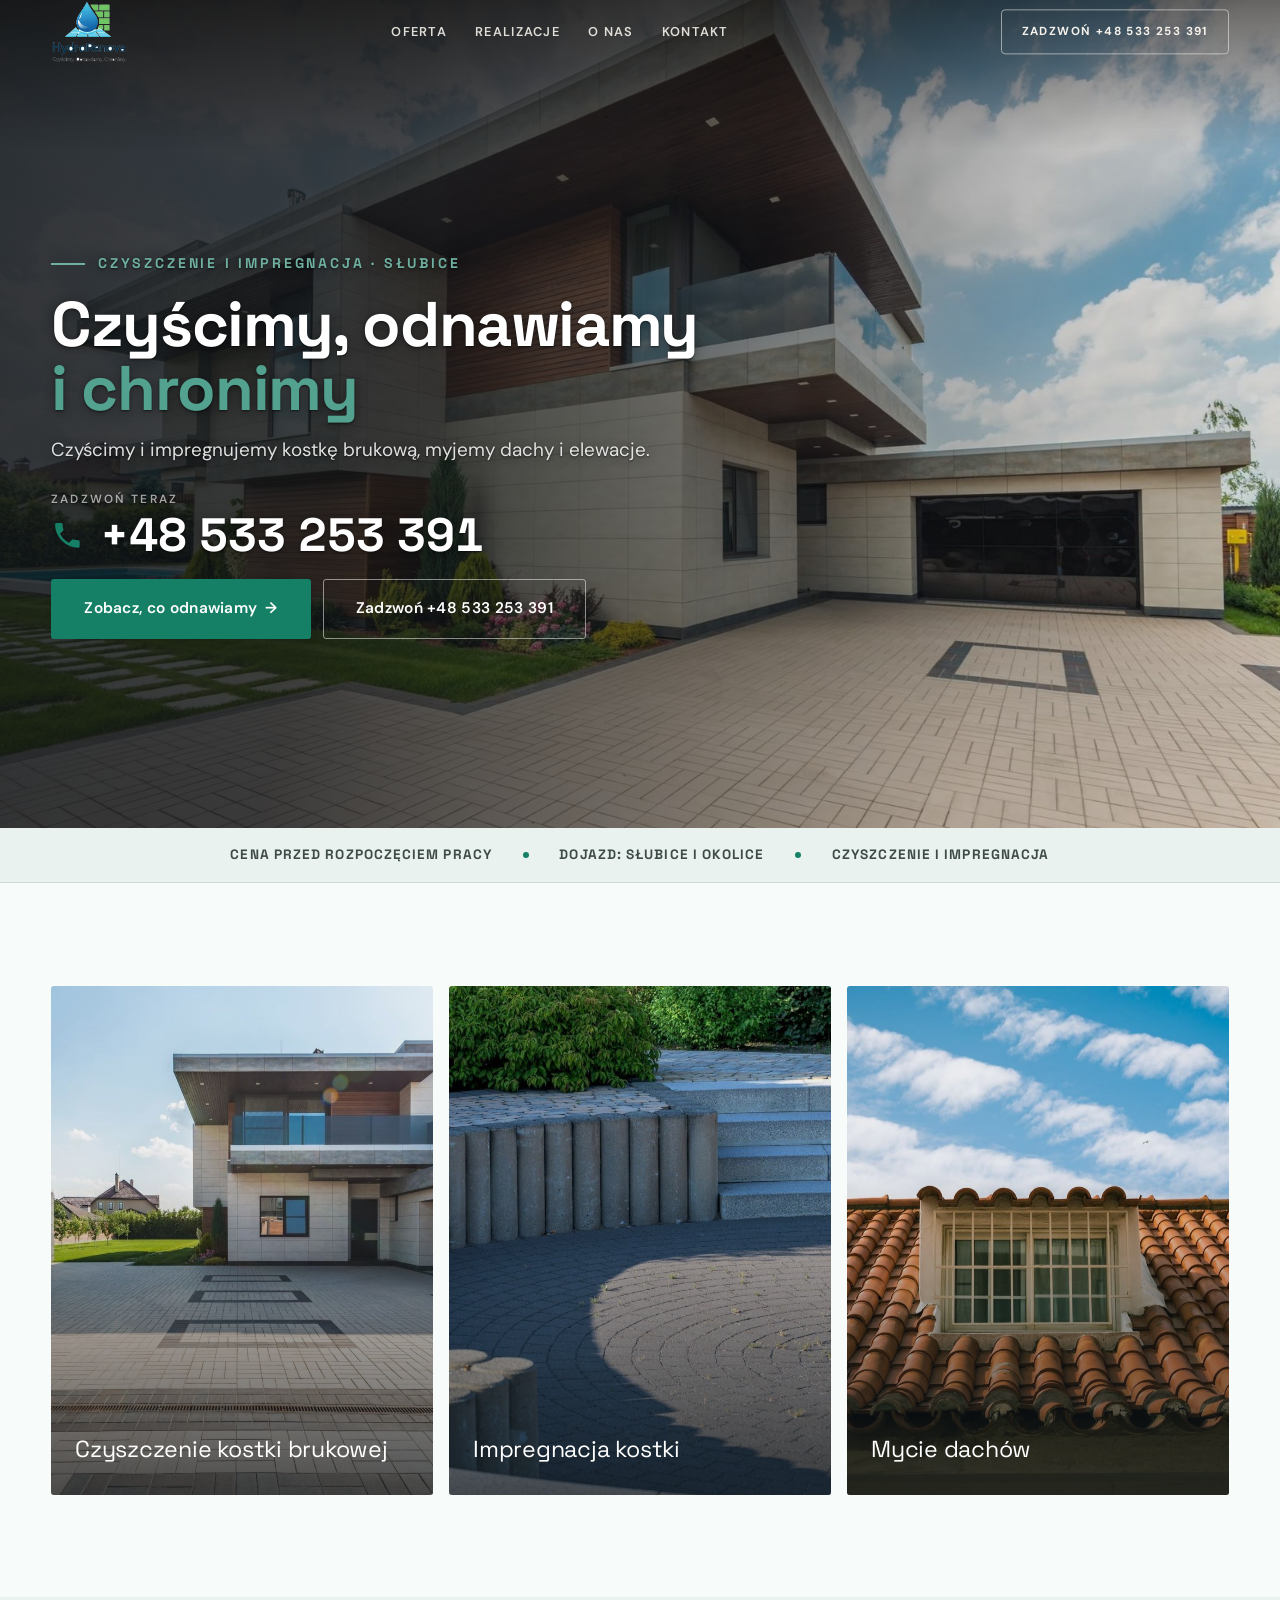
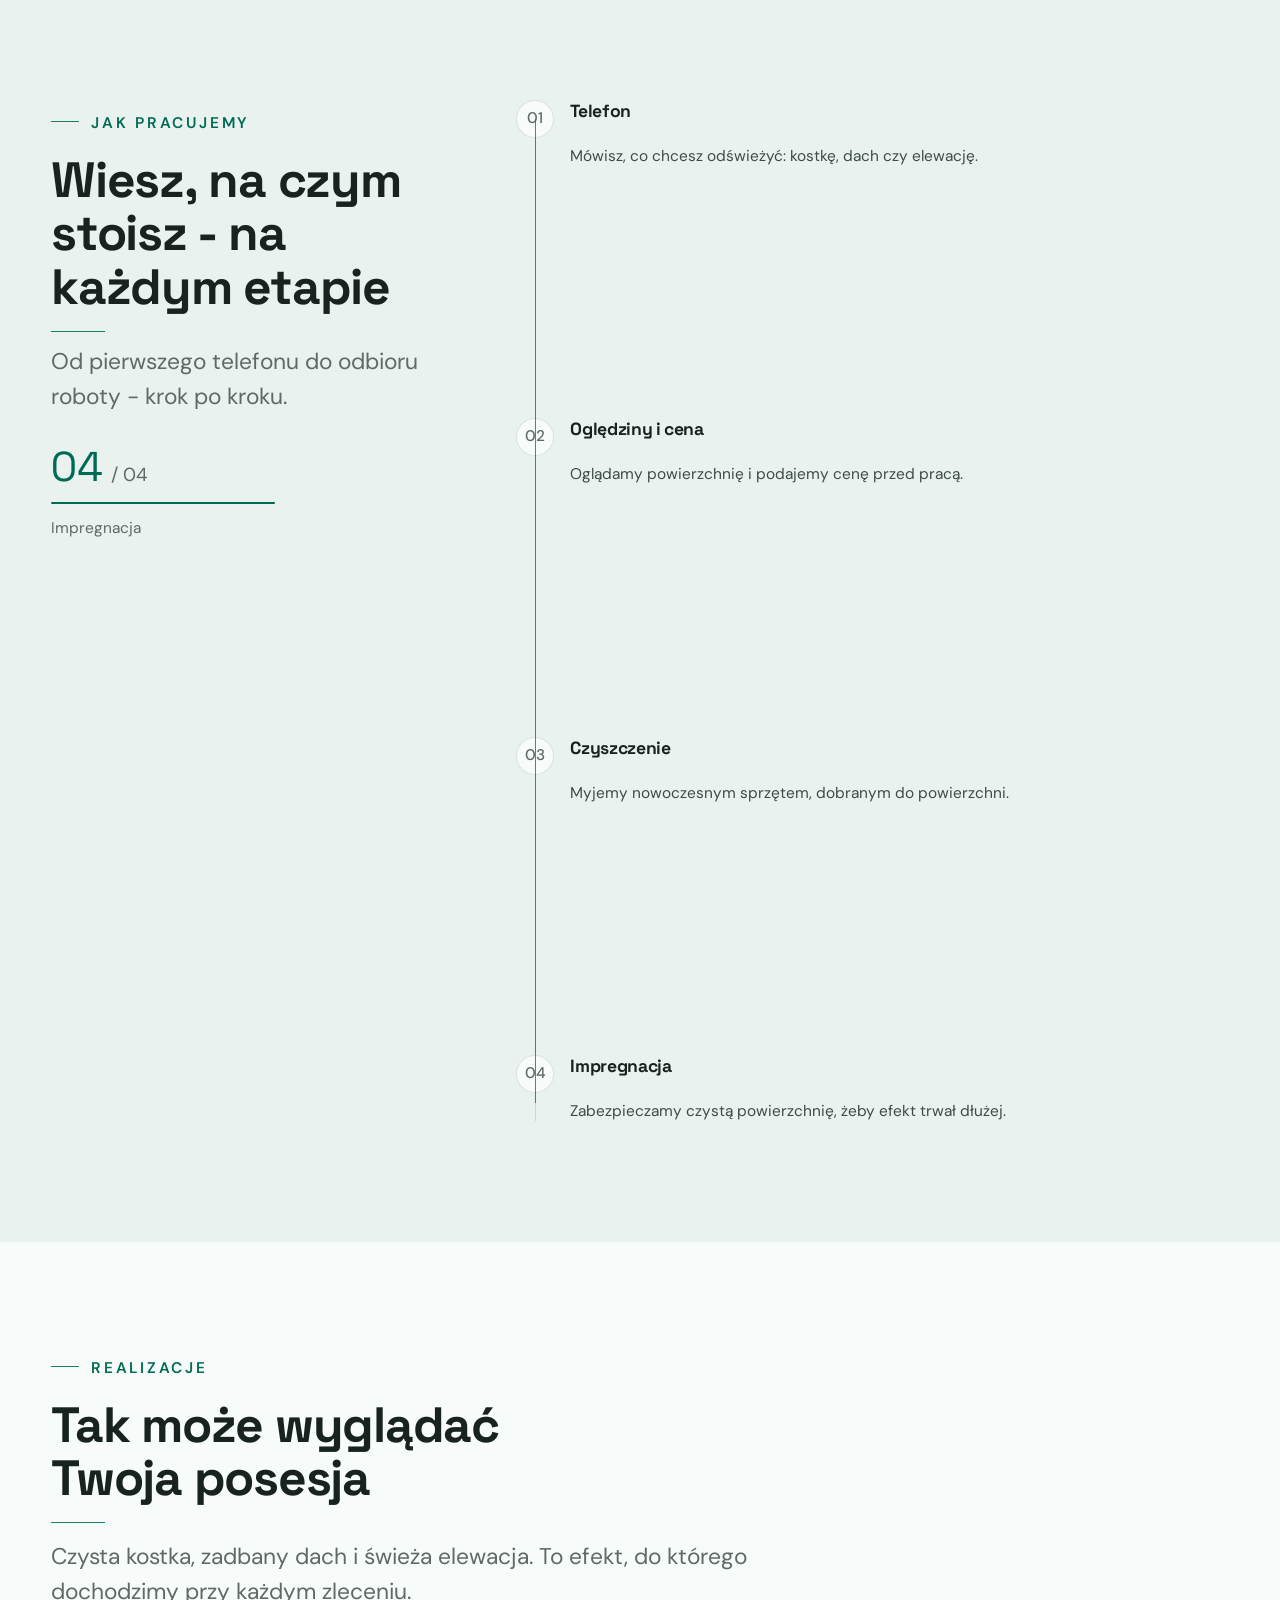
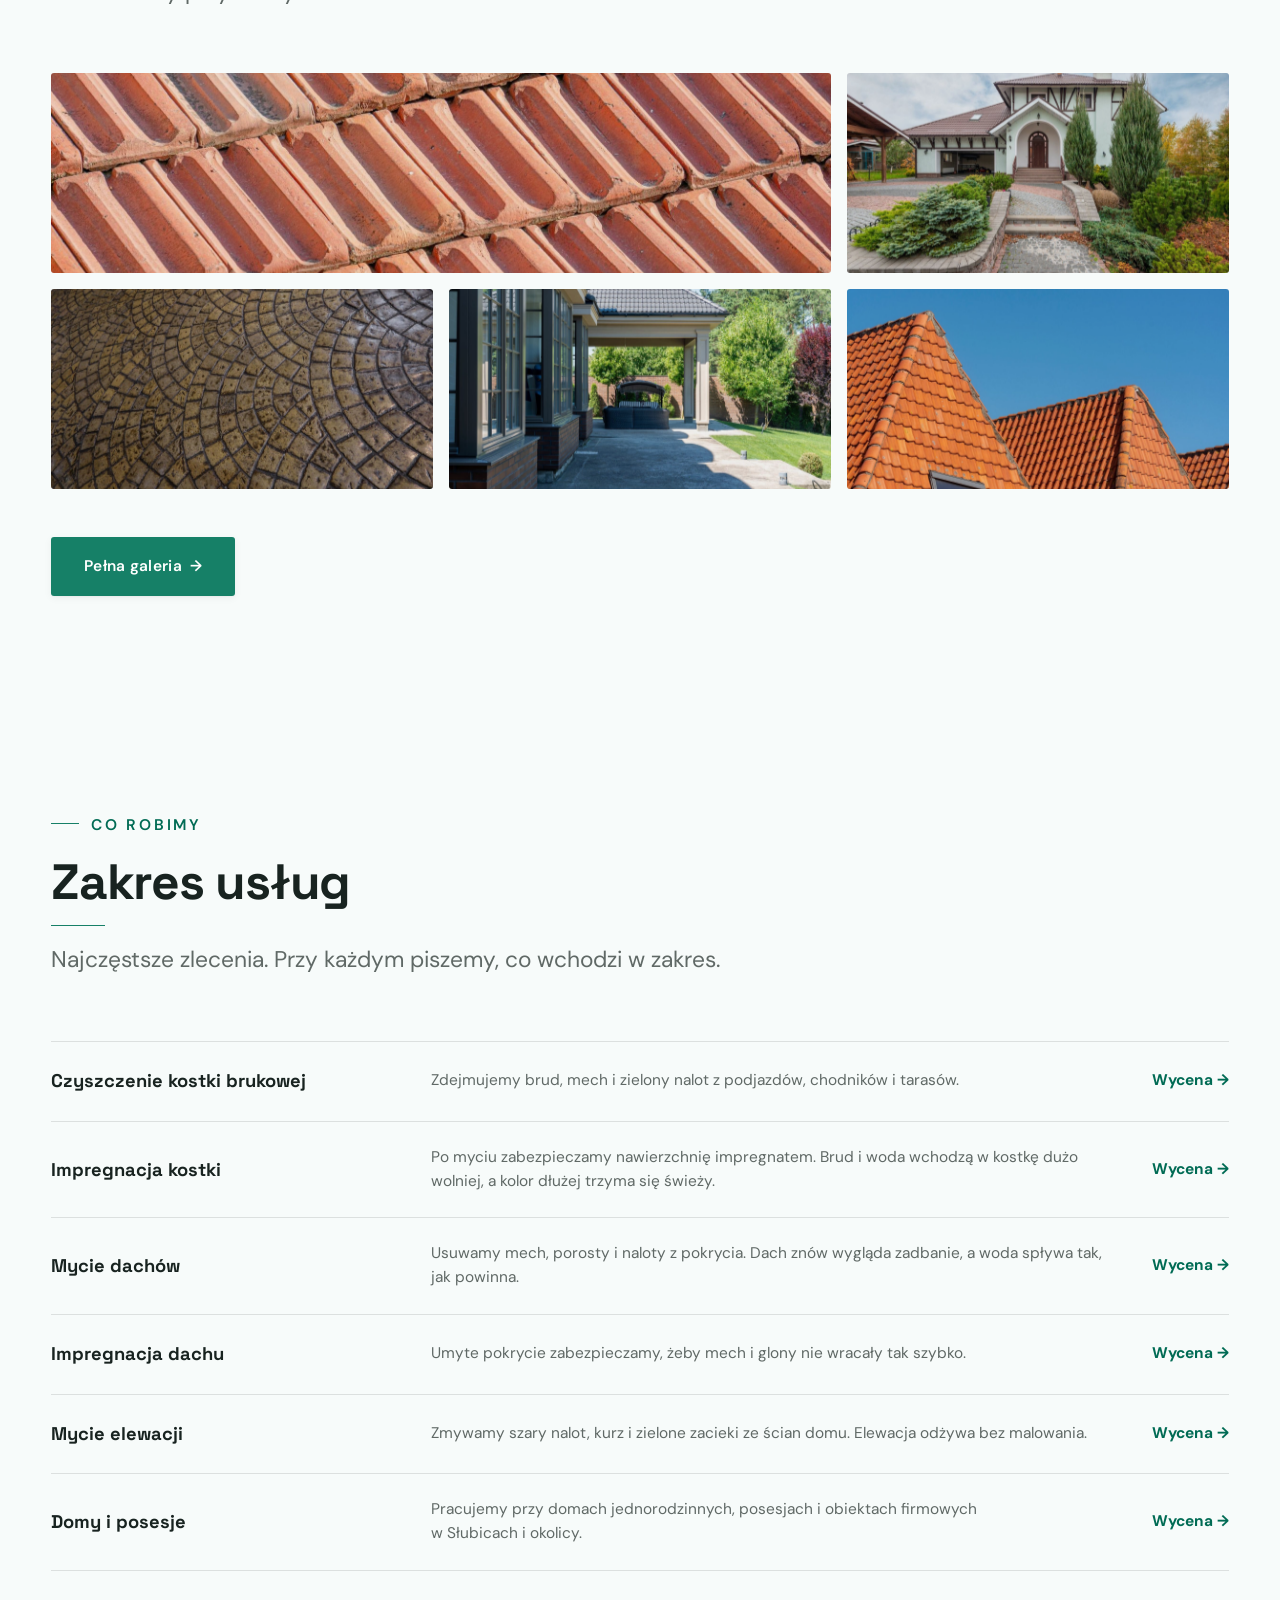
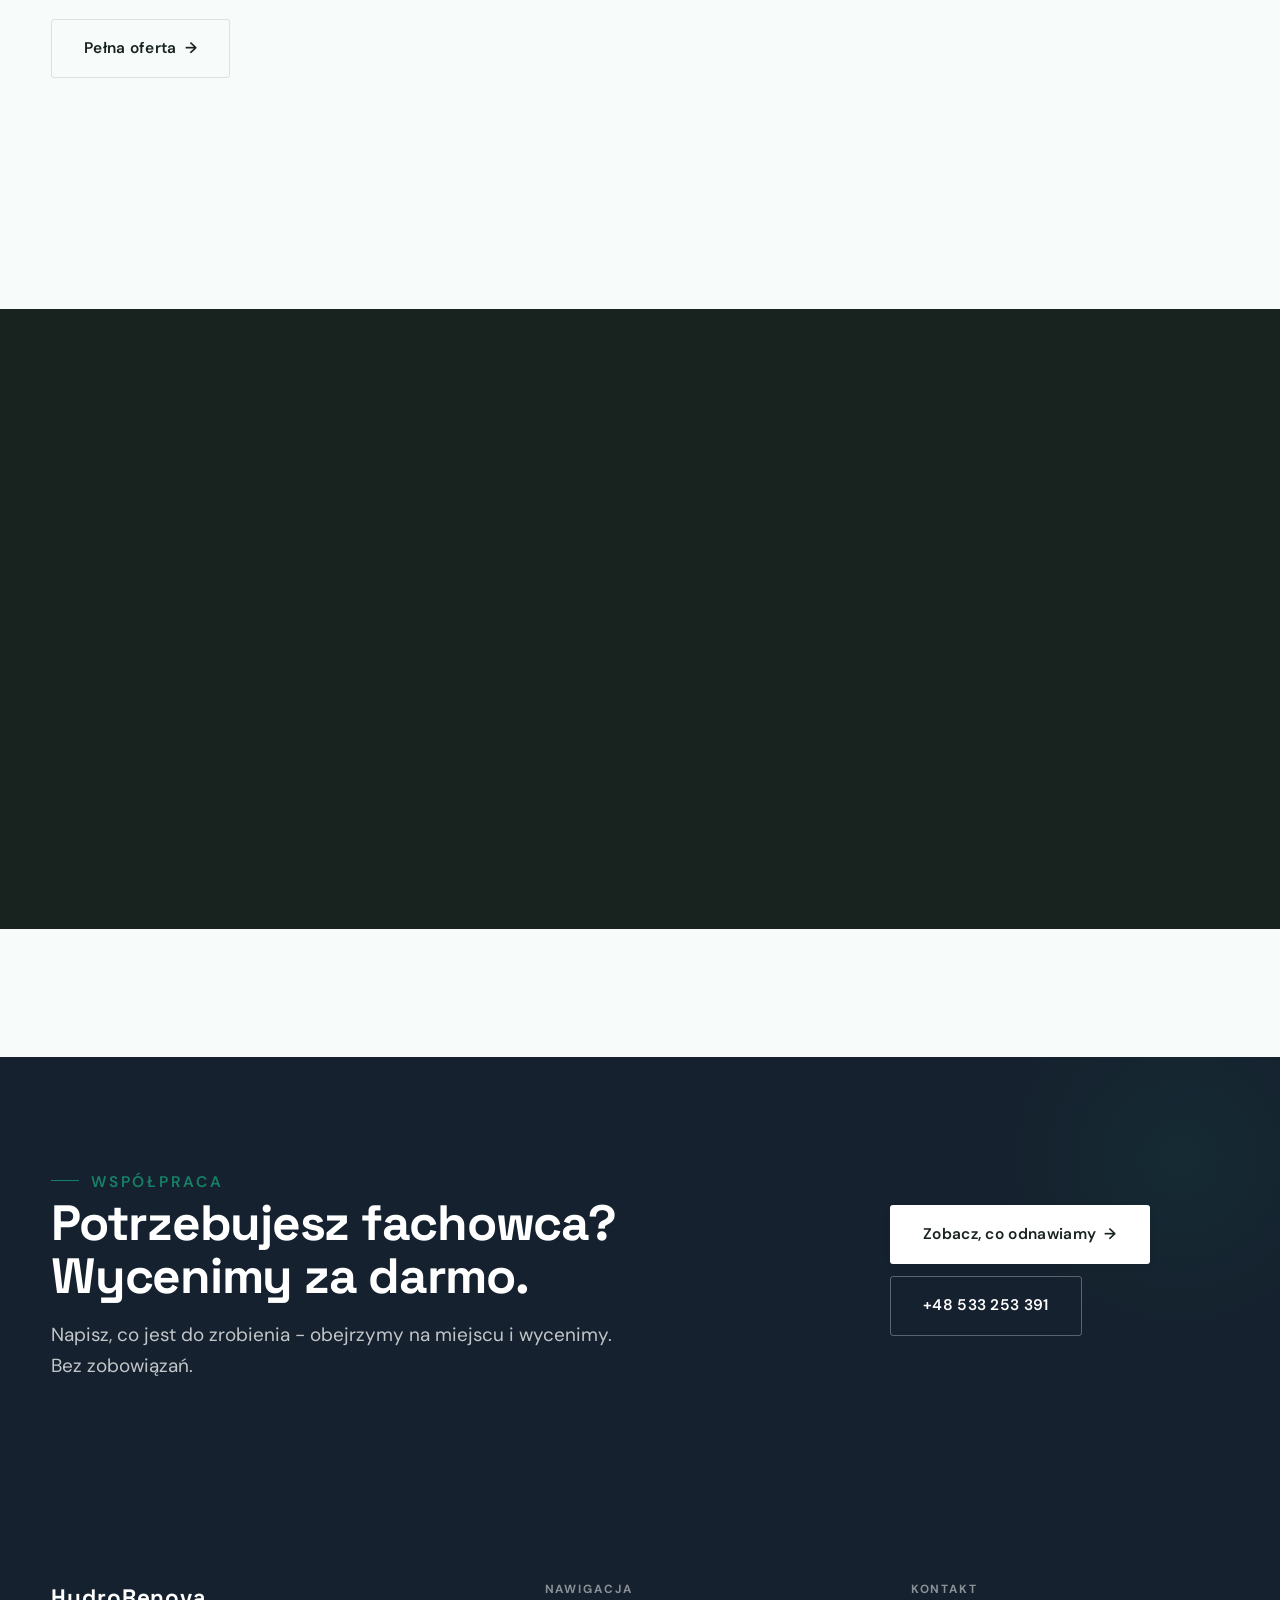
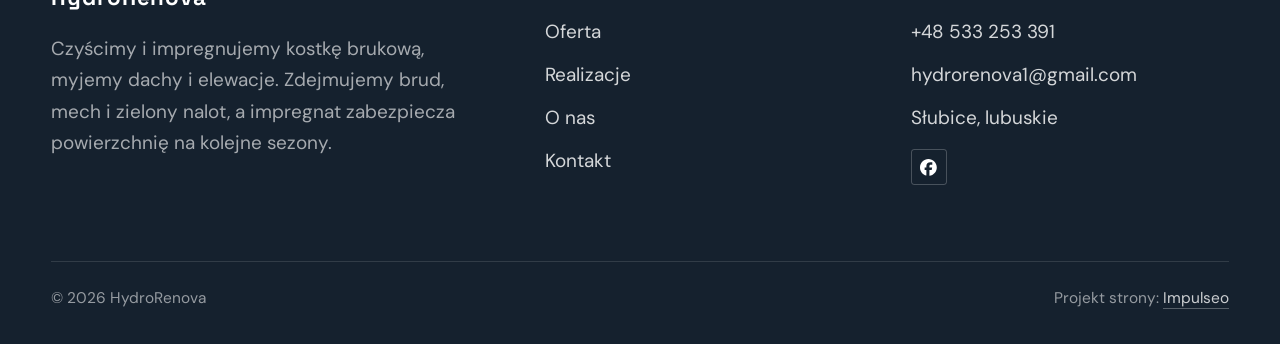
<file: index.html>
<!DOCTYPE html>
<html lang="pl">
<head>
<meta charset="UTF-8">
<meta name="viewport" content="width=device-width, initial-scale=1.0">
<title>HydroRenova - Czyszczenie kostki, dachów i elewacji · Słubice</title>
<meta name="description" content="HydroRenova - rodzinna firma ze Słubic. Czyszczenie i impregnacja kostki brukowej, mycie dachów i elewacji na nowoczesnym sprzęcie. Czyścimy. Odnawiamy. Chronimy.">
<link rel="canonical" href="https://kris20032.github.io/hydrorenova/">
<meta name="robots" content="noindex, nofollow">
<meta property="og:type" content="website">
<meta property="og:locale" content="pl_PL">
<meta property="og:site_name" content="HydroRenova">
<meta property="og:title" content="HydroRenova - Czyszczenie kostki, dachów i elewacji · Słubice">
<meta property="og:description" content="HydroRenova - rodzinna firma ze Słubic. Czyszczenie i impregnacja kostki brukowej, mycie dachów i elewacji na nowoczesnym sprzęcie. Czyścimy. Odnawiamy. Chronimy.">
<meta property="og:url" content="https://kris20032.github.io/hydrorenova/">
<meta property="og:image" content="https://kris20032.github.io/hydrorenova/img/og.jpg">
<meta property="og:image:width" content="1200">
<meta property="og:image:height" content="630">
<meta name="twitter:card" content="summary_large_image">
<script type="application/ld+json">{"@context": "https://schema.org", "@type": "LocalBusiness", "name": "HydroRenova", "url": "https://kris20032.github.io/hydrorenova/", "telephone": "+48533253391", "image": "https://kris20032.github.io/hydrorenova/img/og.jpg", "areaServed": "Słubice", "sameAs": ["https://www.facebook.com/people/HydroRenova/61587927256939/"]}</script>
<link rel="preconnect" href="https://fonts.googleapis.com">
<link rel="preconnect" href="https://fonts.gstatic.com" crossorigin>
<link href="https://fonts.googleapis.com/css2?family=Space+Grotesk:wght@500;600;700&family=DM+Sans:opsz,wght@9..40,400;9..40,500;9..40,600&display=swap" rel="stylesheet">
<link rel="stylesheet" href="assets/styles.css?v=ab5e8039">
<meta name="nb-deploy" content="6a9f80258417">
</head>
<body>

<header class="nav">
  <div class="wrap nav-inner">
    <a class="brand brand-has-logo" href="index.html"><img class="brand-logo" src="img/logo.png" alt="HydroRenova" width="597" height="496" decoding="async"></a>
    <nav class="nav-links">
      <a href="oferta.html">Oferta</a>
      <a href="realizacje.html">Realizacje</a>
      <a href="o-nas.html">O nas</a>
      <a href="kontakt.html">Kontakt</a>
      <a href="tel:+48533253391" class="btn btn-accent">Zadzwoń +48 533 253 391</a>
    </nav>
    <button class="nav-toggle" aria-label="Menu"><span></span><span></span><span></span></button>
  </div>
</header>

<main>
<section class="hero-fach">
  <img class="hf-photo" src="img/hero.jpg" fetchpriority="high" data-rotate="img/g12.jpg|img/g11.jpg" alt="HydroRenova" width="1600" height="1068">
  <div class="hf-panel">
    <div class="hf-inner">
      <span class="hf-kicker">Czyszczenie i impregnacja · Słubice</span>
      <h1 class="hf-title">Czyścimy, odnawiamy <em>i chronimy</em></h1>
      <p class="hf-lead">Czyścimy i impregnujemy kostkę brukową, myjemy dachy i elewacje.</p>
      <a class="hf-phone" href="tel:+48533253391"><span class="hf-phone-lab">Zadzwoń teraz</span><span class="hf-phone-num"><svg class="ico-tel" width="16" height="16" viewBox="0 0 24 24" fill="none" aria-hidden="true"><path d="M6.6 10.8a15.5 15.5 0 0 0 6.6 6.6l2.2-2.2a1 1 0 0 1 1-.24 11.4 11.4 0 0 0 3.6.58 1 1 0 0 1 1 1V20a1 1 0 0 1-1 1A17 17 0 0 1 3 4a1 1 0 0 1 1-1h3.5a1 1 0 0 1 1 1c0 1.25.2 2.46.58 3.6a1 1 0 0 1-.25 1l-2.23 2.2Z" fill="currentColor"/></svg> +48 533 253 391</span></a>
      <div class="hf-actions">
        <a href="kontakt.html" class="btn btn-accent">Zobacz, co odnawiamy <span class="arr">→</span></a>
        <a href="tel:+48533253391" class="btn btn-ghost hf-ghost">Zadzwoń +48 533 253 391</a>
      </div>
    </div>
  </div>
</section>
<section class="fach-promise">
  <div class="wrap">
    <ul class="fp-row reveal"><li>Cena przed rozpoczęciem pracy</li><li>Dojazd: Słubice i okolice</li><li>Czyszczenie i impregnacja</li></ul>
  </div>
</section>
<section class="gateways-band">
  <div class="wrap">
    <div class="gateways">
      <a href="oferta.html" class="gateway reveal"><img src="img/g1.jpg" alt="Czyszczenie kostki brukowej" loading="lazy" width="1600" height="1068" decoding="async"><span class="g-ttl">Czyszczenie kostki brukowej</span></a>
      <a href="oferta.html" class="gateway reveal"><img src="img/g2.jpg" alt="Impregnacja kostki" loading="lazy" width="1600" height="1066" decoding="async"><span class="g-ttl">Impregnacja kostki</span></a>
      <a href="oferta.html" class="gateway reveal"><img src="img/g3.jpg" alt="Mycie dachów" loading="lazy" width="1600" height="1068" decoding="async"><span class="g-ttl">Mycie dachów</span></a>
    </div>
  </div>
</section>
<section class="proces proces-os fachowcy">
  <div class="wrap proc-grid">
    <div class="proc-side">
      <div class="head reveal">
        <span class="eyebrow">Jak pracujemy</span>
        <h2>Wiesz, na czym stoisz - na każdym etapie</h2>
        <p>Od pierwszego telefonu do odbioru roboty - krok po kroku.</p>
      </div>
      <div class="proc-count" aria-hidden="true"><span class="pc-cur">01</span><span class="pc-all">/ 04</span></div>
      <div class="proc-bar" aria-hidden="true"><i></i></div>
      <p class="proc-now" aria-hidden="true">Telefon</p>
    </div>
    <ol class="proces-line">
      <li class="reveal"><span class="pno">01</span><h3>Telefon</h3><p>Mówisz, co chcesz odświeżyć: kostkę, dach czy elewację.</p></li>
      <li class="reveal"><span class="pno">02</span><h3>Oględziny i cena</h3><p>Oglądamy powierzchnię i podajemy cenę przed pracą.</p></li>
      <li class="reveal"><span class="pno">03</span><h3>Czyszczenie</h3><p>Myjemy nowoczesnym sprzętem, dobranym do powierzchni.</p></li>
      <li class="reveal"><span class="pno">04</span><h3>Impregnacja</h3><p>Zabezpieczamy czystą powierzchnię, żeby efekt trwał dłużej.</p></li>
    </ol>
  </div>
</section>
<section>
  <div class="wrap">
    <div class="head reveal">
      <span class="eyebrow">Realizacje</span>
      <h2>Tak może wyglądać Twoja posesja</h2>
      <p>Czysta kostka, zadbany dach i świeża elewacja. To efekt, do którego dochodzimy przy każdym zleceniu.</p>
    </div>
    <div class="gallery">
      <div class="tile t-two3 reveal"><img src="img/g4.jpg" alt="HydroRenova" loading="lazy" width="1600" height="1067" decoding="async"></div>
      <div class="tile t-third reveal"><img src="img/g5.jpg" alt="HydroRenova" loading="lazy" width="1600" height="1068" decoding="async"></div>
      <div class="tile t-third reveal"><img src="img/g6.jpg" alt="HydroRenova" loading="lazy" width="1600" height="1077" decoding="async"></div>
      <div class="tile t-third reveal"><img src="img/g7.jpg" alt="HydroRenova" loading="lazy" width="1600" height="1068" decoding="async"></div>
      <div class="tile t-third reveal"><img src="img/g8.jpg" alt="HydroRenova" loading="lazy" width="1600" height="1066" decoding="async"></div>
    </div>
    <div style="margin-top:var(--space-7)" class="reveal"><a href="realizacje.html" class="btn btn-accent">Pełna galeria <span class="arr">→</span></a></div>
  </div>
</section>
<section class="fach-uslugi">
  <div class="wrap">
    <div class="head reveal">
      <span class="eyebrow">Co robimy</span>
      <h2>Zakres usług</h2>
      <p>Najczęstsze zlecenia. Przy każdym piszemy, co wchodzi w zakres.</p>
    </div>
    <ul class="fu-list">
      <li class="fu-row reveal"><div class="fu-name">Czyszczenie kostki brukowej</div><div class="fu-desc">Zdejmujemy brud, mech i zielony nalot z podjazdów, chodników i tarasów.</div><a class="fu-cta" href="kontakt.html">Wycena <span class="arr">→</span></a></li>
      <li class="fu-row reveal"><div class="fu-name">Impregnacja kostki</div><div class="fu-desc">Po myciu zabezpieczamy nawierzchnię impregnatem. Brud i woda wchodzą w kostkę dużo wolniej, a kolor dłużej trzyma się świeży.</div><a class="fu-cta" href="kontakt.html">Wycena <span class="arr">→</span></a></li>
      <li class="fu-row reveal"><div class="fu-name">Mycie dachów</div><div class="fu-desc">Usuwamy mech, porosty i naloty z pokrycia. Dach znów wygląda zadbanie, a woda spływa tak, jak powinna.</div><a class="fu-cta" href="kontakt.html">Wycena <span class="arr">→</span></a></li>
      <li class="fu-row reveal"><div class="fu-name">Impregnacja dachu</div><div class="fu-desc">Umyte pokrycie zabezpieczamy, żeby mech i glony nie wracały tak szybko.</div><a class="fu-cta" href="kontakt.html">Wycena <span class="arr">→</span></a></li>
      <li class="fu-row reveal"><div class="fu-name">Mycie elewacji</div><div class="fu-desc">Zmywamy szary nalot, kurz i zielone zacieki ze ścian domu. Elewacja odżywa bez malowania.</div><a class="fu-cta" href="kontakt.html">Wycena <span class="arr">→</span></a></li>
      <li class="fu-row reveal"><div class="fu-name">Domy i posesje</div><div class="fu-desc">Pracujemy przy domach jednorodzinnych, posesjach i obiektach firmowych w Słubicach i okolicy.</div><a class="fu-cta" href="kontakt.html">Wycena <span class="arr">→</span></a></li>
    </ul>
    <div style="margin-top:var(--space-7)" class="reveal"><a href="oferta.html" class="btn btn-ghost">Pełna oferta <span class="arr">→</span></a></div>
  </div>
</section>
<section class="stopklatka" aria-hidden="true">
  <div class="stk-bg" style="background-image:url(img/g9.jpg)"></div>
</section>
<section class="cta">
  <div class="wrap">
    <div class="reveal">
      <span class="eyebrow">Współpraca</span>
      <h2>Potrzebujesz fachowca? Wycenimy za darmo.</h2>
      <p>Napisz, co jest do zrobienia - obejrzymy na miejscu i wycenimy. Bez zobowiązań.</p>
    </div>
    <div class="cta-actions reveal">
      <a href="kontakt.html" class="btn btn-light">Zobacz, co odnawiamy <span class="arr">→</span></a>
      <a href="tel:+48533253391" class="btn btn-ghost btn-ghost-cta">+48 533 253 391</a>
    </div>
  </div>
</section>
</main>

<footer>
  <div class="wrap">
    <div class="foot-grid">
      <div class="foot-brand">
        <div class="name">HydroRenova</div>
        <p>Czyścimy i impregnujemy kostkę brukową, myjemy dachy i elewacje. Zdejmujemy brud, mech i zielony nalot, a impregnat zabezpiecza powierzchnię na kolejne sezony.</p>
      </div>
      <div class="foot-col">
        <h4>Nawigacja</h4>
        <a href="oferta.html">Oferta</a>
        <a href="realizacje.html">Realizacje</a>
        <a href="o-nas.html">O nas</a>
        <a href="kontakt.html">Kontakt</a>
      </div>
      <div class="foot-col">
        <h4>Kontakt</h4>
        <a href="tel:+48533253391">+48 533 253 391</a>
        <a href="mailto:hydrorenova1@gmail.com">hydrorenova1@gmail.com</a>
        <p>Słubice, lubuskie</p>
      <div class="foot-soc">
        <a class="soc" href="https://www.facebook.com/people/HydroRenova/61587927256939/" target="_blank" rel="noopener" aria-label="Facebook - HydroRenova"><svg viewBox="0 0 24 24" aria-hidden="true" focusable="false"><path d="M9.101 23.691v-7.98H6.627v-3.667h2.474v-1.58c0-4.085 1.848-5.978 5.858-5.978.401 0 .955.042 1.468.103a8.68 8.68 0 0 1 1.141.195v3.325a8.623 8.623 0 0 0-.653-.036 26.805 26.805 0 0 0-.733-.009c-.707 0-1.259.096-1.675.309a1.686 1.686 0 0 0-.679.622c-.258.42-.374.995-.374 1.752v1.297h3.919l-.386 2.103-.287 1.564h-3.246v8.245C19.396 23.238 24 18.179 24 12.044c0-6.627-5.373-12-12-12s-12 5.373-12 12c0 5.628 3.874 10.35 9.101 11.647Z" fill="currentColor"/></svg></a>
      </div>
      </div>
    </div>
    <div class="foot-bot">
      <span>© 2026 HydroRenova</span>
      <span>Projekt strony: <a class="foot-credit" href="https://impulseo.pl" target="_blank" rel="noopener">Impulseo</a></span>
    </div>
  </div>
</footer>
<div class="sticky-call"><a class="sc-call" href="tel:+48533253391"><svg class="ico-tel" width="16" height="16" viewBox="0 0 24 24" fill="none" aria-hidden="true"><path d="M6.6 10.8a15.5 15.5 0 0 0 6.6 6.6l2.2-2.2a1 1 0 0 1 1-.24 11.4 11.4 0 0 0 3.6.58 1 1 0 0 1 1 1V20a1 1 0 0 1-1 1A17 17 0 0 1 3 4a1 1 0 0 1 1-1h3.5a1 1 0 0 1 1 1c0 1.25.2 2.46.58 3.6a1 1 0 0 1-.25 1l-2.23 2.2Z" fill="currentColor"/></svg> Zadzwoń</a><a class="sc-quote" href="kontakt.html">Zobacz, co odnawiamy</a></div>
<div class="demo-wazne" data-do="2026-11-24" data-cykl="3" hidden><svg class="dw-ico" width="13" height="13" viewBox="0 0 24 24" fill="none" aria-hidden="true"><circle cx="12" cy="12" r="8.6" stroke="currentColor" stroke-width="1.8"/><path d="M12 7.2V12l3.3 2" stroke="currentColor" stroke-width="1.8" stroke-linecap="round"/></svg><span class="dw-txt"></span></div>

<script src="assets/main.js"></script>
</body>
</html>
</file>
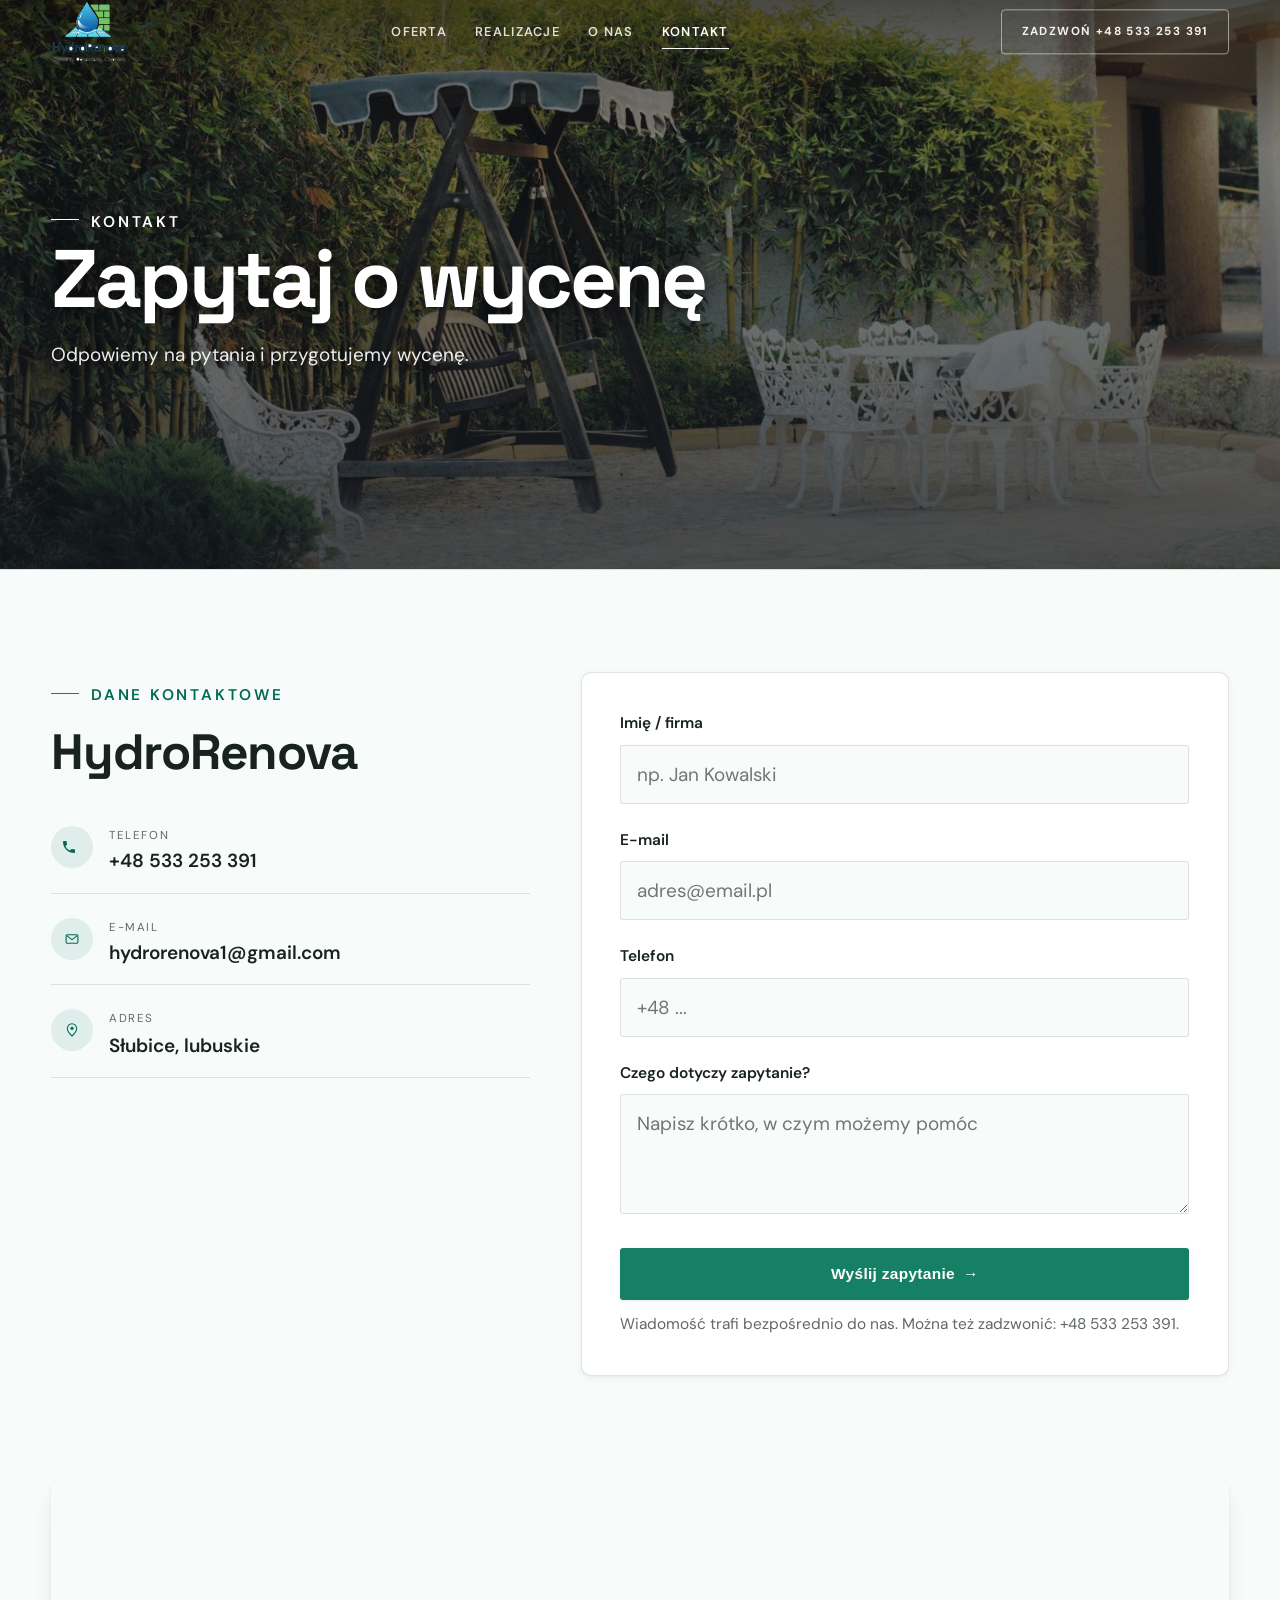
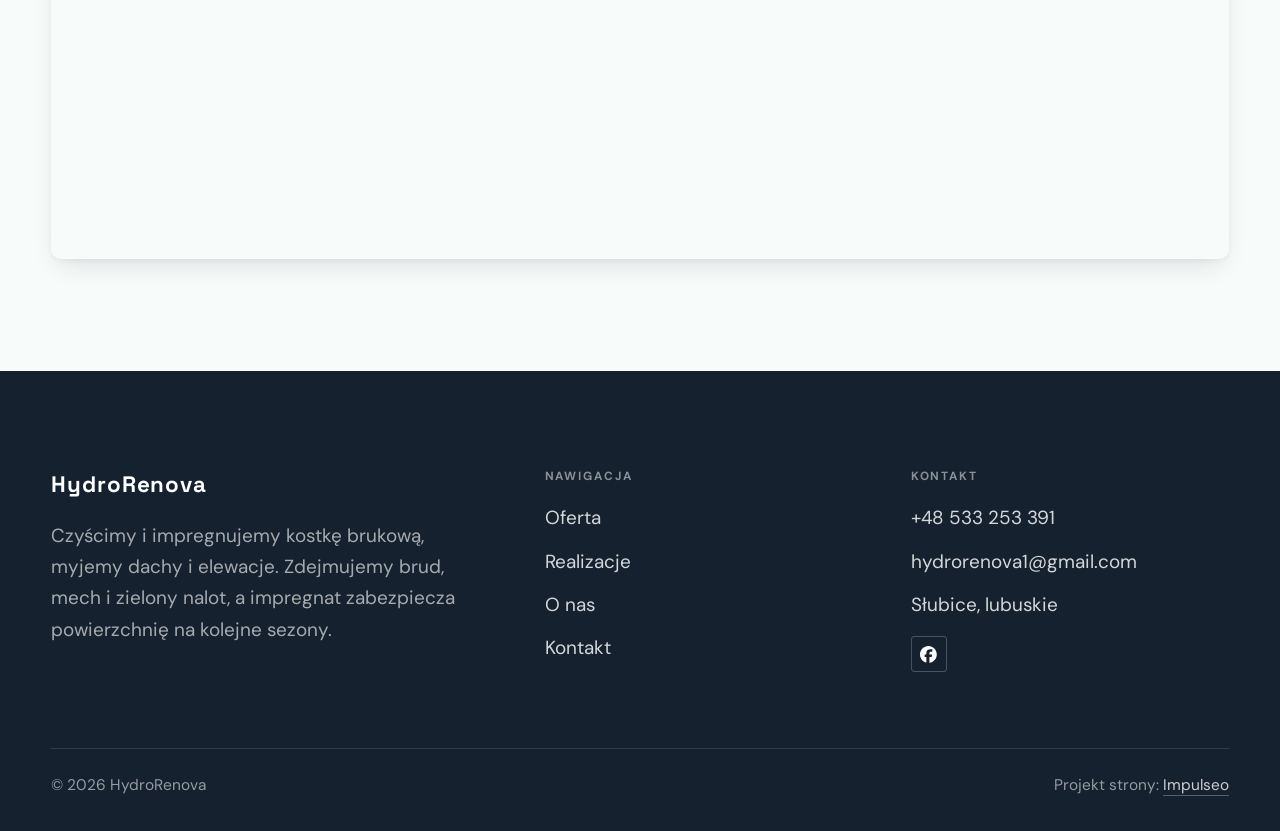
<file: kontakt.html>
<!DOCTYPE html>
<html lang="pl">
<head>
<meta charset="UTF-8">
<meta name="viewport" content="width=device-width, initial-scale=1.0">
<title>Kontakt - HydroRenova</title>
<meta name="description" content="Kontakt HydroRenova - Słubice, lubuskie">
<link rel="canonical" href="https://kris20032.github.io/hydrorenova/kontakt.html">
<meta name="robots" content="noindex, nofollow">
<meta property="og:type" content="website">
<meta property="og:locale" content="pl_PL">
<meta property="og:site_name" content="HydroRenova">
<meta property="og:title" content="Kontakt - HydroRenova">
<meta property="og:description" content="Kontakt HydroRenova - Słubice, lubuskie">
<meta property="og:url" content="https://kris20032.github.io/hydrorenova/kontakt.html">
<meta property="og:image" content="https://kris20032.github.io/hydrorenova/img/og.jpg">
<meta property="og:image:width" content="1200">
<meta property="og:image:height" content="630">
<meta name="twitter:card" content="summary_large_image">
<link rel="preconnect" href="https://fonts.googleapis.com">
<link rel="preconnect" href="https://fonts.gstatic.com" crossorigin>
<link href="https://fonts.googleapis.com/css2?family=Space+Grotesk:wght@500;600;700&family=DM+Sans:opsz,wght@9..40,400;9..40,500;9..40,600&display=swap" rel="stylesheet">
<link rel="stylesheet" href="assets/styles.css?v=ab5e8039">
</head>
<body>

<header class="nav">
  <div class="wrap nav-inner">
    <a class="brand brand-has-logo" href="index.html"><img class="brand-logo" src="img/logo.png" alt="HydroRenova" width="597" height="496" decoding="async"></a>
    <nav class="nav-links">
      <a href="oferta.html">Oferta</a>
      <a href="realizacje.html">Realizacje</a>
      <a href="o-nas.html">O nas</a>
      <a href="kontakt.html" class="active" aria-current="page">Kontakt</a>
      <a href="tel:+48533253391" class="btn btn-accent">Zadzwoń +48 533 253 391</a>
    </nav>
    <button class="nav-toggle" aria-label="Menu"><span></span><span></span><span></span></button>
  </div>
</header>

<main>
<section class="pagehead">
  <img src="img/g9.jpg" alt="HydroRenova - Zapytaj o wycenę" width="1600" height="1064" decoding="async">
  <div class="wrap">
    <span class="eyebrow">Kontakt</span>
    <h1>Zapytaj o wycenę</h1>
    <p>Odpowiemy na pytania i przygotujemy wycenę.</p>
  </div>
</section>
<section>
  <div class="wrap contact-grid">
    <div class="reveal">
      <span class="eyebrow">Dane kontaktowe</span>
      <h2 style="margin:var(--space-4) 0 var(--space-6)">HydroRenova</h2>
      <div class="info-list">
        <div class="info-row"><div class="ic"><svg class="ico-tel" width="16" height="16" viewBox="0 0 24 24" fill="none" aria-hidden="true"><path d="M6.6 10.8a15.5 15.5 0 0 0 6.6 6.6l2.2-2.2a1 1 0 0 1 1-.24 11.4 11.4 0 0 0 3.6.58 1 1 0 0 1 1 1V20a1 1 0 0 1-1 1A17 17 0 0 1 3 4a1 1 0 0 1 1-1h3.5a1 1 0 0 1 1 1c0 1.25.2 2.46.58 3.6a1 1 0 0 1-.25 1l-2.23 2.2Z" fill="currentColor"/></svg></div><div><div class="lbl">Telefon</div><a class="val" href="tel:+48533253391">+48 533 253 391</a></div></div>
        <div class="info-row"><div class="ic"><svg class="ico-mail" width="16" height="16" viewBox="0 0 24 24" fill="none" aria-hidden="true"><rect x="3.2" y="5.5" width="17.6" height="13" rx="1.6" stroke="currentColor" stroke-width="1.6"/><path d="M4 7l8 6 8-6" stroke="currentColor" stroke-width="1.6" stroke-linecap="round" stroke-linejoin="round"/></svg></div><div><div class="lbl">E-mail</div><a class="val" href="mailto:hydrorenova1@gmail.com">hydrorenova1@gmail.com</a></div></div>
        <div class="info-row"><div class="ic"><svg class="ico-pin" width="16" height="16" viewBox="0 0 24 24" fill="none" aria-hidden="true"><path d="M12 21s7-6.1 7-11.5A7 7 0 0 0 5 9.5C5 14.9 12 21 12 21Z" stroke="currentColor" stroke-width="1.6" fill="none"/><circle cx="12" cy="9.5" r="2.4" fill="currentColor"/></svg></div><div><div class="lbl">Adres</div><div class="val">Słubice, lubuskie</div></div></div>
      </div>
    </div>
    <div class="reveal">
      <form class="form" action="https://formsubmit.co/hydrorenova1@gmail.com" method="POST">
        <input type="hidden" name="_subject" value="Zapytanie ze strony HydroRenova">
        <input type="hidden" name="_captcha" value="false">
        <input type="hidden" name="_template" value="table">
        <div class="fld"><label for="name">Imię / firma</label><input id="name" name="name" type="text" placeholder="np. Jan Kowalski" required></div>
        <div class="fld"><label for="email">E-mail</label><input id="email" name="email" type="email" placeholder="adres@email.pl" required></div>
        <div class="fld"><label for="phone">Telefon</label><input id="phone" name="phone" type="tel" placeholder="+48 ..."></div>
        <div class="fld"><label for="msg">Czego dotyczy zapytanie?</label><textarea id="msg" name="message" placeholder="Napisz krótko, w czym możemy pomóc" required></textarea></div>
        <button type="submit" class="btn btn-accent" style="width:100%;justify-content:center">Wyślij zapytanie <span class="arr">→</span></button>
        <p class="note">Wiadomość trafi bezpośrednio do nas. Można też zadzwonić: +48 533 253 391.</p>
      </form>
    </div>
  </div>
</section>
<section style="padding-top:0">
  <div class="wrap reveal">
    <iframe class="map" title="HydroRenova - Słubice" src="https://maps.google.com/maps?q=52.3607499%2C14.5735614&z=15&output=embed" loading="lazy" referrerpolicy="no-referrer-when-downgrade"></iframe>
  </div>
</section>
</main>

<footer>
  <div class="wrap">
    <div class="foot-grid">
      <div class="foot-brand">
        <div class="name">HydroRenova</div>
        <p>Czyścimy i impregnujemy kostkę brukową, myjemy dachy i elewacje. Zdejmujemy brud, mech i zielony nalot, a impregnat zabezpiecza powierzchnię na kolejne sezony.</p>
      </div>
      <div class="foot-col">
        <h4>Nawigacja</h4>
        <a href="oferta.html">Oferta</a>
        <a href="realizacje.html">Realizacje</a>
        <a href="o-nas.html">O nas</a>
        <a href="kontakt.html">Kontakt</a>
      </div>
      <div class="foot-col">
        <h4>Kontakt</h4>
        <a href="tel:+48533253391">+48 533 253 391</a>
        <a href="mailto:hydrorenova1@gmail.com">hydrorenova1@gmail.com</a>
        <p>Słubice, lubuskie</p>
      <div class="foot-soc">
        <a class="soc" href="https://www.facebook.com/people/HydroRenova/61587927256939/" target="_blank" rel="noopener" aria-label="Facebook - HydroRenova"><svg viewBox="0 0 24 24" aria-hidden="true" focusable="false"><path d="M9.101 23.691v-7.98H6.627v-3.667h2.474v-1.58c0-4.085 1.848-5.978 5.858-5.978.401 0 .955.042 1.468.103a8.68 8.68 0 0 1 1.141.195v3.325a8.623 8.623 0 0 0-.653-.036 26.805 26.805 0 0 0-.733-.009c-.707 0-1.259.096-1.675.309a1.686 1.686 0 0 0-.679.622c-.258.42-.374.995-.374 1.752v1.297h3.919l-.386 2.103-.287 1.564h-3.246v8.245C19.396 23.238 24 18.179 24 12.044c0-6.627-5.373-12-12-12s-12 5.373-12 12c0 5.628 3.874 10.35 9.101 11.647Z" fill="currentColor"/></svg></a>
      </div>
      </div>
    </div>
    <div class="foot-bot">
      <span>© 2026 HydroRenova</span>
      <span>Projekt strony: <a class="foot-credit" href="https://impulseo.pl" target="_blank" rel="noopener">Impulseo</a></span>
    </div>
  </div>
</footer>
<div class="sticky-call"><a class="sc-call" href="tel:+48533253391"><svg class="ico-tel" width="16" height="16" viewBox="0 0 24 24" fill="none" aria-hidden="true"><path d="M6.6 10.8a15.5 15.5 0 0 0 6.6 6.6l2.2-2.2a1 1 0 0 1 1-.24 11.4 11.4 0 0 0 3.6.58 1 1 0 0 1 1 1V20a1 1 0 0 1-1 1A17 17 0 0 1 3 4a1 1 0 0 1 1-1h3.5a1 1 0 0 1 1 1c0 1.25.2 2.46.58 3.6a1 1 0 0 1-.25 1l-2.23 2.2Z" fill="currentColor"/></svg> Zadzwoń</a><a class="sc-quote" href="kontakt.html">Zobacz, co odnawiamy</a></div>
<div class="demo-wazne" data-do="2026-11-24" data-cykl="3" hidden><svg class="dw-ico" width="13" height="13" viewBox="0 0 24 24" fill="none" aria-hidden="true"><circle cx="12" cy="12" r="8.6" stroke="currentColor" stroke-width="1.8"/><path d="M12 7.2V12l3.3 2" stroke="currentColor" stroke-width="1.8" stroke-linecap="round"/></svg><span class="dw-txt"></span></div>

<script src="assets/main.js"></script>
</body>
</html>
</file>
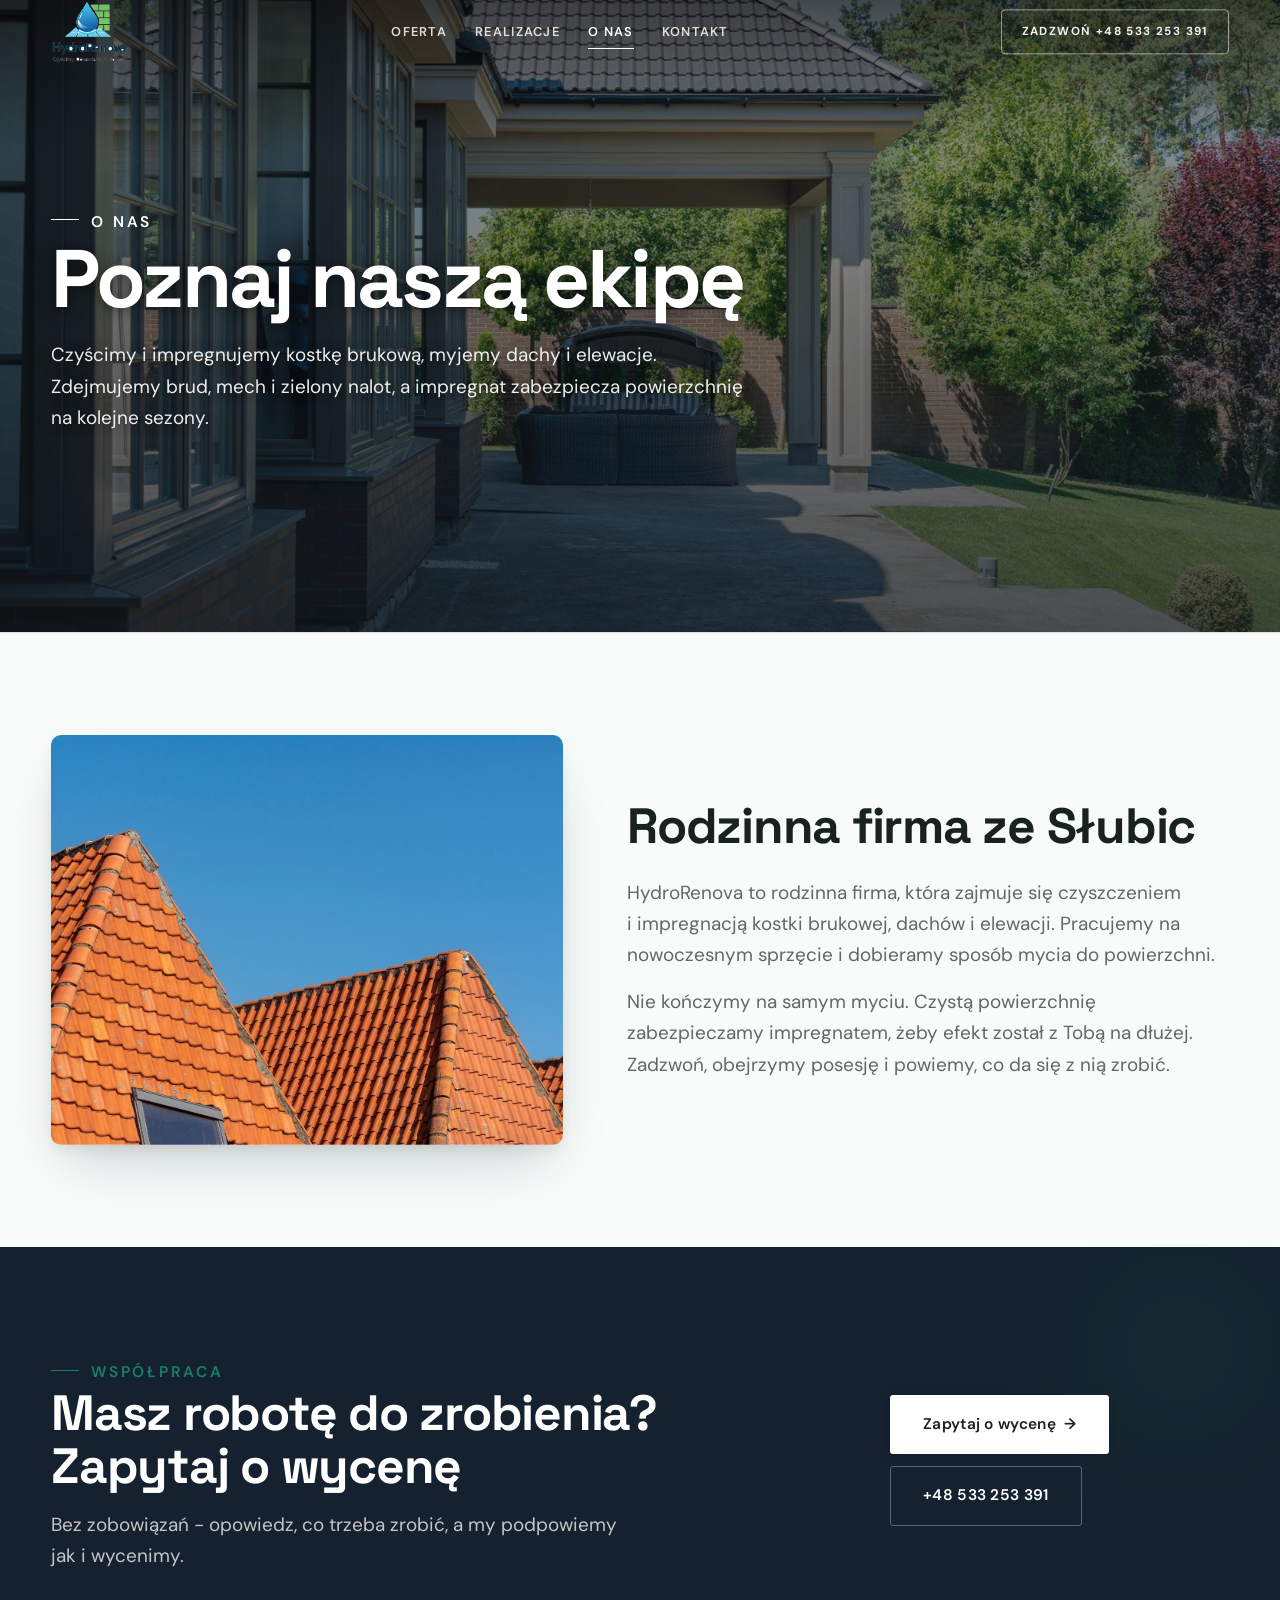
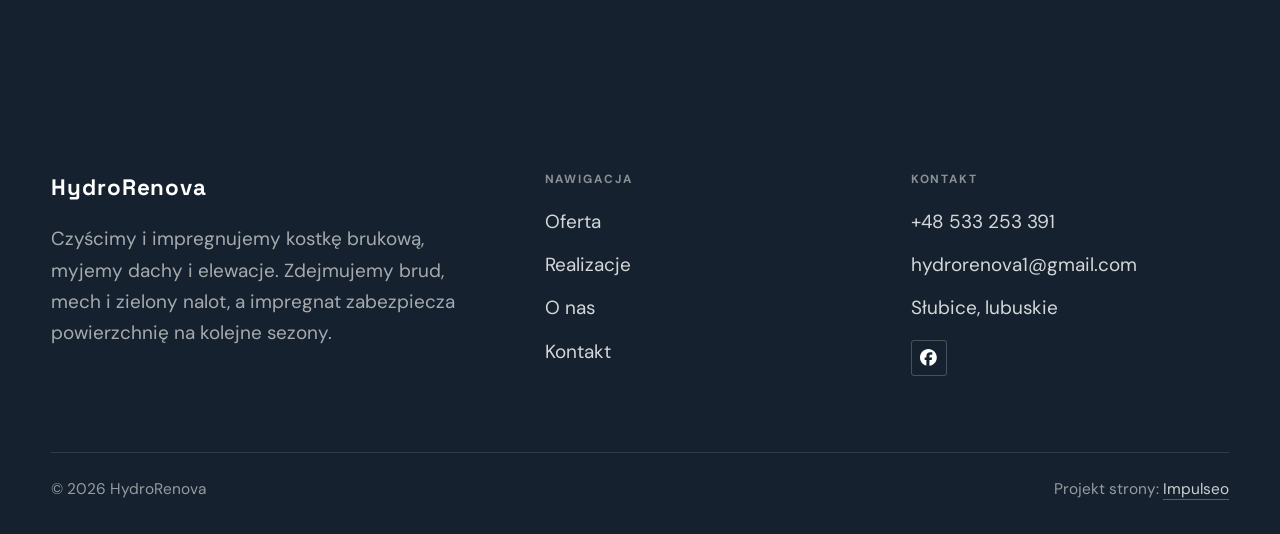
<file: o-nas.html>
<!DOCTYPE html>
<html lang="pl">
<head>
<meta charset="UTF-8">
<meta name="viewport" content="width=device-width, initial-scale=1.0">
<title>O nas - HydroRenova</title>
<meta name="description" content="HydroRenova - rodzinna firma ze Słubic. Czyszczenie i impregnacja kostki brukowej, mycie dachów i elewacji na nowoczesnym sprzęcie. Czyścimy. Odnawiamy. Chronimy.">
<link rel="canonical" href="https://kris20032.github.io/hydrorenova/o-nas.html">
<meta name="robots" content="noindex, nofollow">
<meta property="og:type" content="website">
<meta property="og:locale" content="pl_PL">
<meta property="og:site_name" content="HydroRenova">
<meta property="og:title" content="O nas - HydroRenova">
<meta property="og:description" content="HydroRenova - rodzinna firma ze Słubic. Czyszczenie i impregnacja kostki brukowej, mycie dachów i elewacji na nowoczesnym sprzęcie. Czyścimy. Odnawiamy. Chronimy.">
<meta property="og:url" content="https://kris20032.github.io/hydrorenova/o-nas.html">
<meta property="og:image" content="https://kris20032.github.io/hydrorenova/img/og.jpg">
<meta property="og:image:width" content="1200">
<meta property="og:image:height" content="630">
<meta name="twitter:card" content="summary_large_image">
<link rel="preconnect" href="https://fonts.googleapis.com">
<link rel="preconnect" href="https://fonts.gstatic.com" crossorigin>
<link href="https://fonts.googleapis.com/css2?family=Space+Grotesk:wght@500;600;700&family=DM+Sans:opsz,wght@9..40,400;9..40,500;9..40,600&display=swap" rel="stylesheet">
<link rel="stylesheet" href="assets/styles.css?v=ab5e8039">
</head>
<body>

<header class="nav">
  <div class="wrap nav-inner">
    <a class="brand brand-has-logo" href="index.html"><img class="brand-logo" src="img/logo.png" alt="HydroRenova" width="597" height="496" decoding="async"></a>
    <nav class="nav-links">
      <a href="oferta.html">Oferta</a>
      <a href="realizacje.html">Realizacje</a>
      <a href="o-nas.html" class="active" aria-current="page">O nas</a>
      <a href="kontakt.html">Kontakt</a>
      <a href="tel:+48533253391" class="btn btn-accent">Zadzwoń +48 533 253 391</a>
    </nav>
    <button class="nav-toggle" aria-label="Menu"><span></span><span></span><span></span></button>
  </div>
</header>

<main>
<section class="pagehead">
  <img src="img/g7.jpg" alt="HydroRenova - Poznaj naszą ekipę" width="1600" height="1068" decoding="async">
  <div class="wrap">
    <span class="eyebrow">O nas</span>
    <h1>Poznaj naszą ekipę</h1>
    <p>Czyścimy i impregnujemy kostkę brukową, myjemy dachy i elewacje. Zdejmujemy brud, mech i zielony nalot, a impregnat zabezpiecza powierzchnię na kolejne sezony.</p>
  </div>
</section>
<section>
  <div class="wrap split">
    <div class="split-art reveal"><img src="img/g8.jpg" alt="HydroRenova" loading="lazy" width="1600" height="1066" decoding="async"></div>
    <div class="split-copy reveal">
      <h2>Rodzinna firma ze Słubic</h2>
      <p class="muted">HydroRenova to rodzinna firma, która zajmuje się czyszczeniem i impregnacją kostki brukowej, dachów i elewacji. Pracujemy na nowoczesnym sprzęcie i dobieramy sposób mycia do powierzchni.</p>
      <p class="muted">Nie kończymy na samym myciu. Czystą powierzchnię zabezpieczamy impregnatem, żeby efekt został z Tobą na dłużej. Zadzwoń, obejrzymy posesję i powiemy, co da się z nią zrobić.</p>
    </div>
  </div>
</section>


<section class="cta">
  <div class="wrap">
    <div class="reveal">
      <span class="eyebrow">Współpraca</span>
      <h2>Masz robotę do zrobienia? Zapytaj o wycenę</h2>
      <p>Bez zobowiązań - opowiedz, co trzeba zrobić, a my podpowiemy jak i wycenimy.</p>
    </div>
    <div class="cta-actions reveal">
      <a href="kontakt.html" class="btn btn-light">Zapytaj o wycenę <span class="arr">→</span></a>
      <a href="tel:+48533253391" class="btn btn-ghost btn-ghost-cta">+48 533 253 391</a>
    </div>
  </div>
</section>
</main>

<footer>
  <div class="wrap">
    <div class="foot-grid">
      <div class="foot-brand">
        <div class="name">HydroRenova</div>
        <p>Czyścimy i impregnujemy kostkę brukową, myjemy dachy i elewacje. Zdejmujemy brud, mech i zielony nalot, a impregnat zabezpiecza powierzchnię na kolejne sezony.</p>
      </div>
      <div class="foot-col">
        <h4>Nawigacja</h4>
        <a href="oferta.html">Oferta</a>
        <a href="realizacje.html">Realizacje</a>
        <a href="o-nas.html">O nas</a>
        <a href="kontakt.html">Kontakt</a>
      </div>
      <div class="foot-col">
        <h4>Kontakt</h4>
        <a href="tel:+48533253391">+48 533 253 391</a>
        <a href="mailto:hydrorenova1@gmail.com">hydrorenova1@gmail.com</a>
        <p>Słubice, lubuskie</p>
      <div class="foot-soc">
        <a class="soc" href="https://www.facebook.com/people/HydroRenova/61587927256939/" target="_blank" rel="noopener" aria-label="Facebook - HydroRenova"><svg viewBox="0 0 24 24" aria-hidden="true" focusable="false"><path d="M9.101 23.691v-7.98H6.627v-3.667h2.474v-1.58c0-4.085 1.848-5.978 5.858-5.978.401 0 .955.042 1.468.103a8.68 8.68 0 0 1 1.141.195v3.325a8.623 8.623 0 0 0-.653-.036 26.805 26.805 0 0 0-.733-.009c-.707 0-1.259.096-1.675.309a1.686 1.686 0 0 0-.679.622c-.258.42-.374.995-.374 1.752v1.297h3.919l-.386 2.103-.287 1.564h-3.246v8.245C19.396 23.238 24 18.179 24 12.044c0-6.627-5.373-12-12-12s-12 5.373-12 12c0 5.628 3.874 10.35 9.101 11.647Z" fill="currentColor"/></svg></a>
      </div>
      </div>
    </div>
    <div class="foot-bot">
      <span>© 2026 HydroRenova</span>
      <span>Projekt strony: <a class="foot-credit" href="https://impulseo.pl" target="_blank" rel="noopener">Impulseo</a></span>
    </div>
  </div>
</footer>
<div class="sticky-call"><a class="sc-call" href="tel:+48533253391"><svg class="ico-tel" width="16" height="16" viewBox="0 0 24 24" fill="none" aria-hidden="true"><path d="M6.6 10.8a15.5 15.5 0 0 0 6.6 6.6l2.2-2.2a1 1 0 0 1 1-.24 11.4 11.4 0 0 0 3.6.58 1 1 0 0 1 1 1V20a1 1 0 0 1-1 1A17 17 0 0 1 3 4a1 1 0 0 1 1-1h3.5a1 1 0 0 1 1 1c0 1.25.2 2.46.58 3.6a1 1 0 0 1-.25 1l-2.23 2.2Z" fill="currentColor"/></svg> Zadzwoń</a><a class="sc-quote" href="kontakt.html">Zobacz, co odnawiamy</a></div>
<div class="demo-wazne" data-do="2026-11-24" data-cykl="3" hidden><svg class="dw-ico" width="13" height="13" viewBox="0 0 24 24" fill="none" aria-hidden="true"><circle cx="12" cy="12" r="8.6" stroke="currentColor" stroke-width="1.8"/><path d="M12 7.2V12l3.3 2" stroke="currentColor" stroke-width="1.8" stroke-linecap="round"/></svg><span class="dw-txt"></span></div>

<script src="assets/main.js"></script>
</body>
</html>
</file>
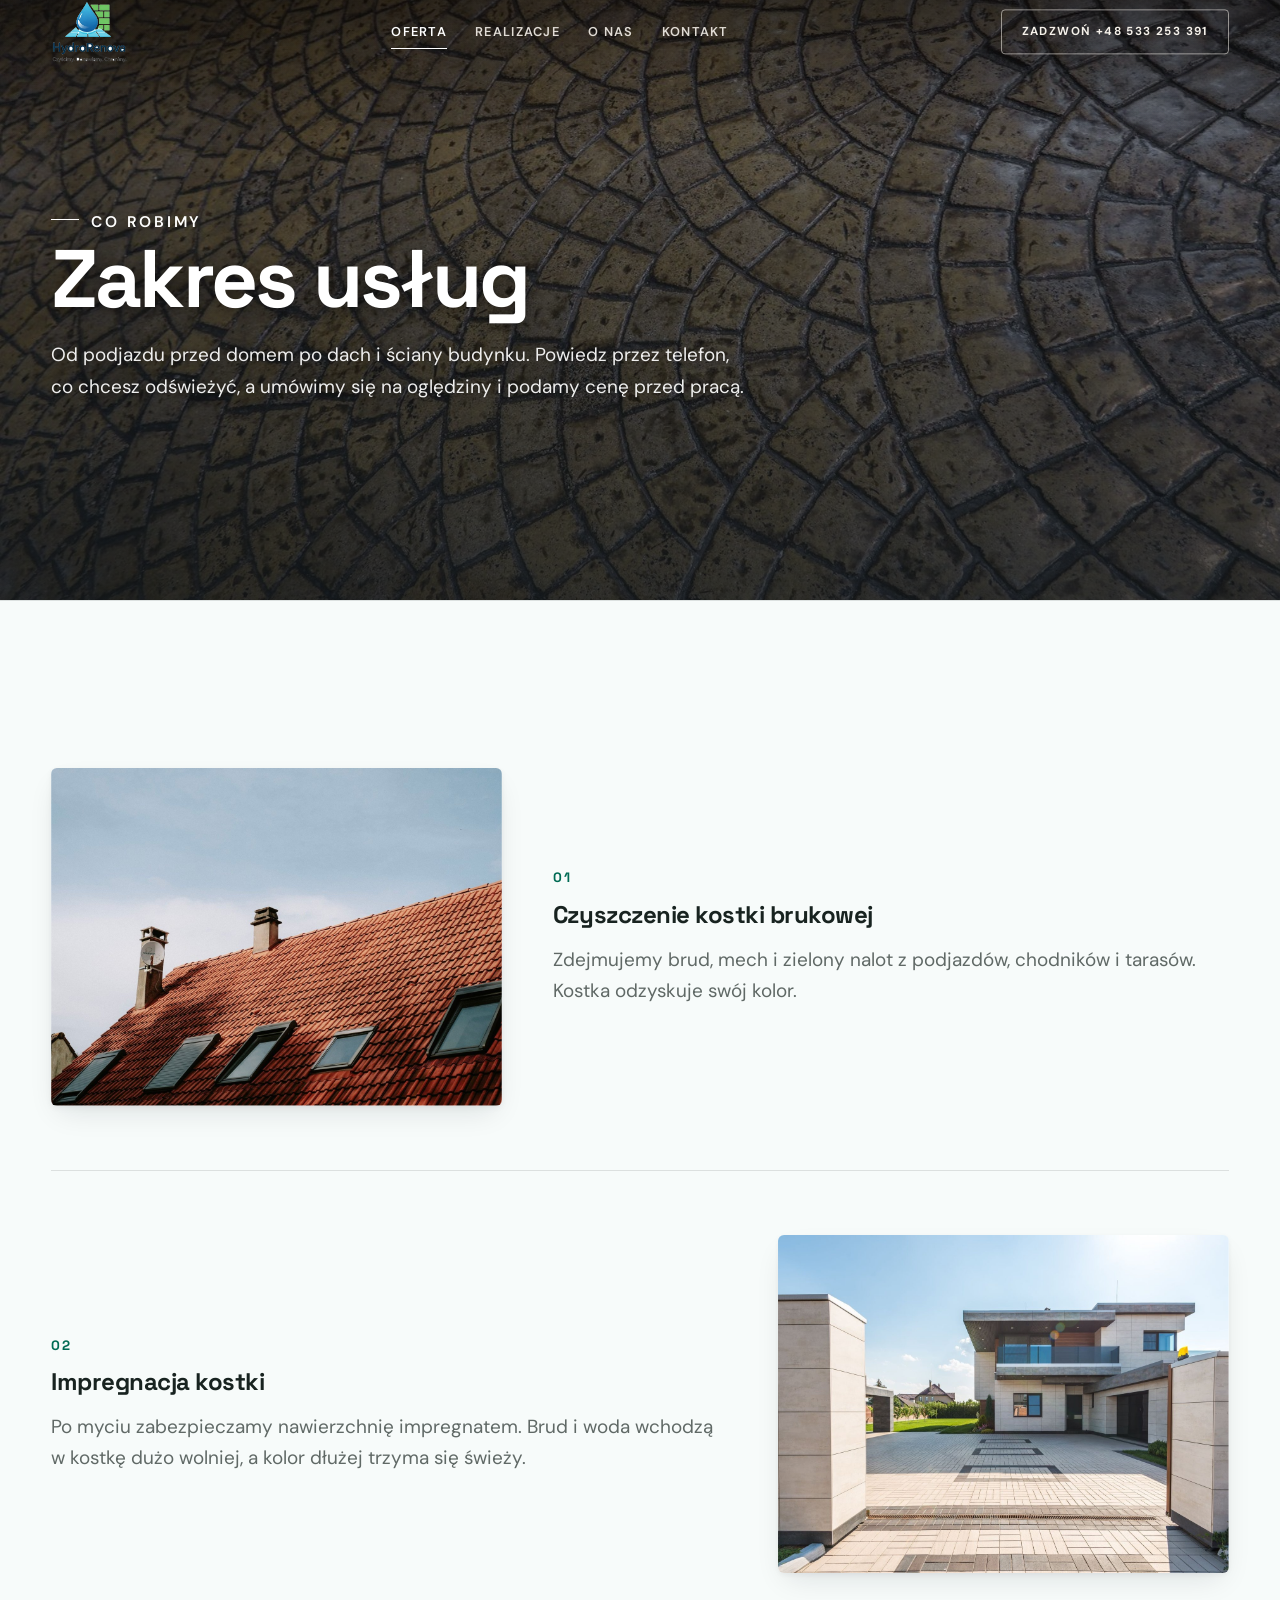
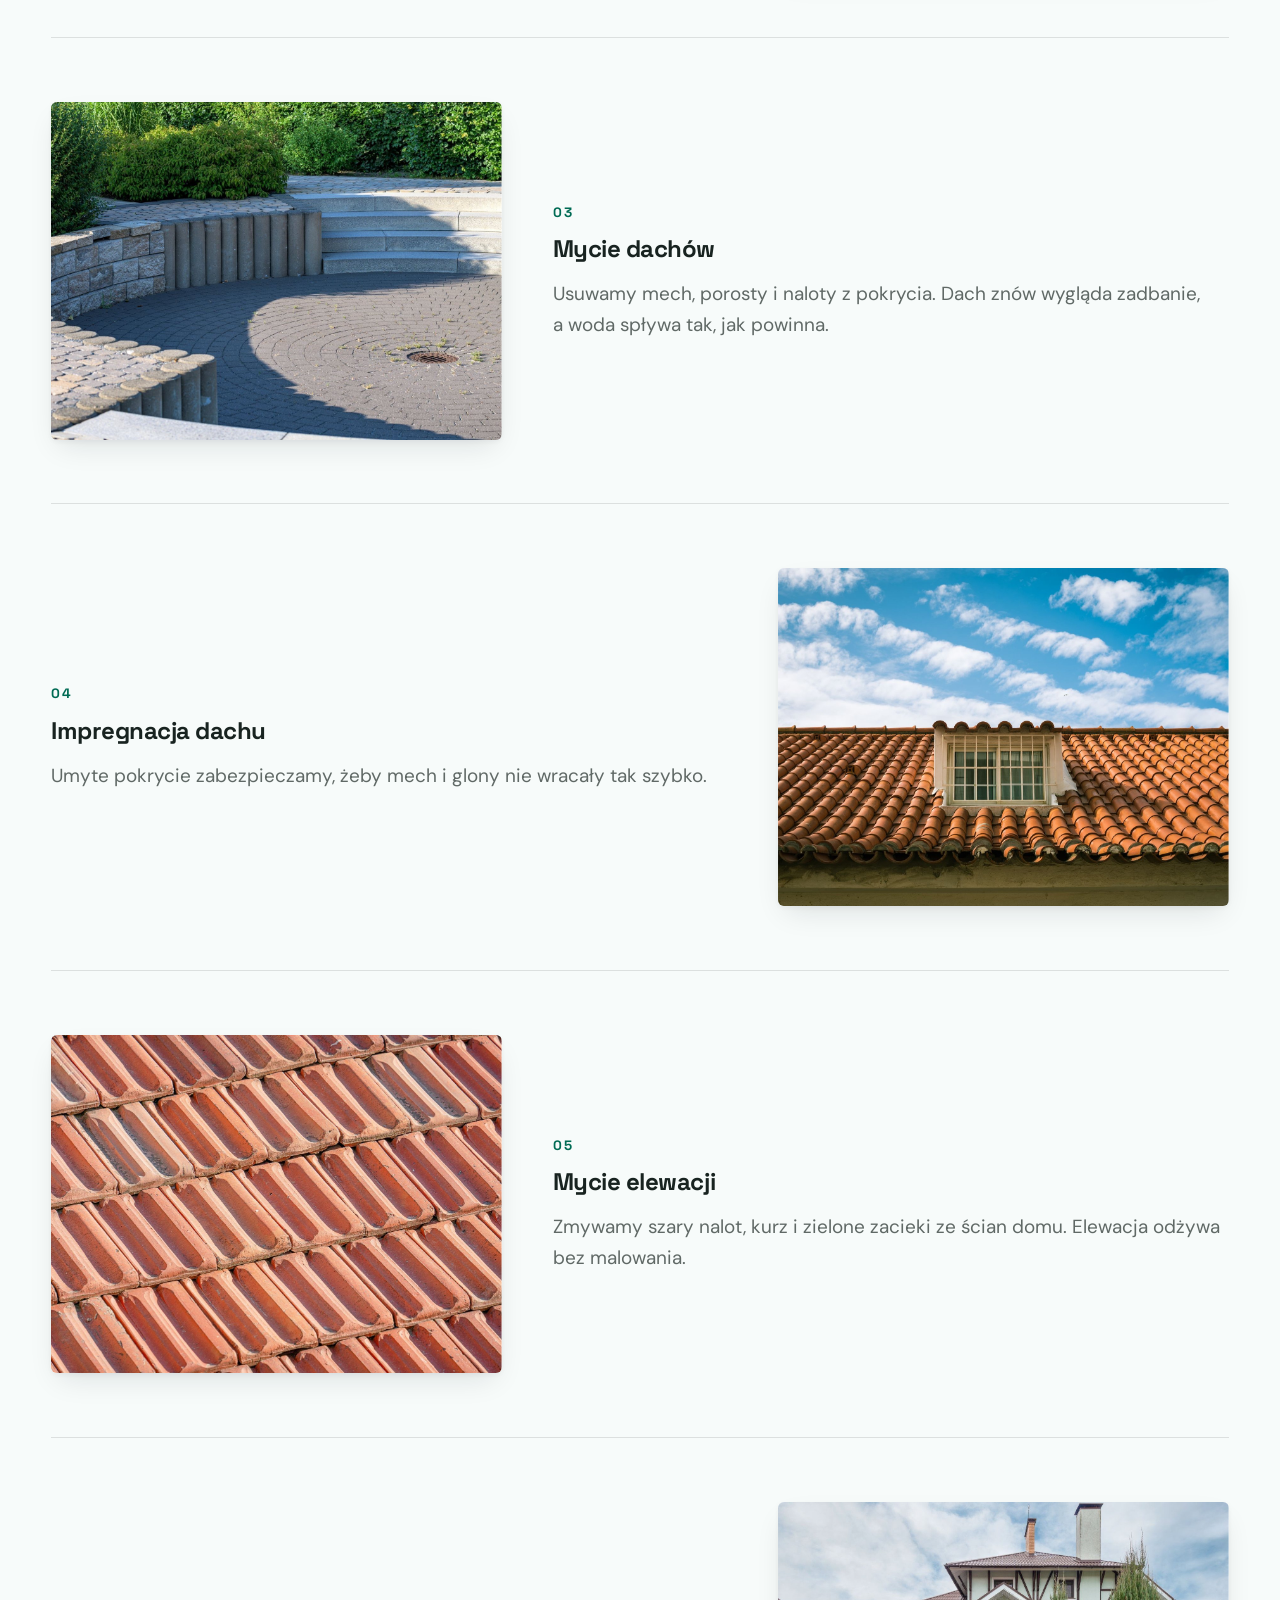
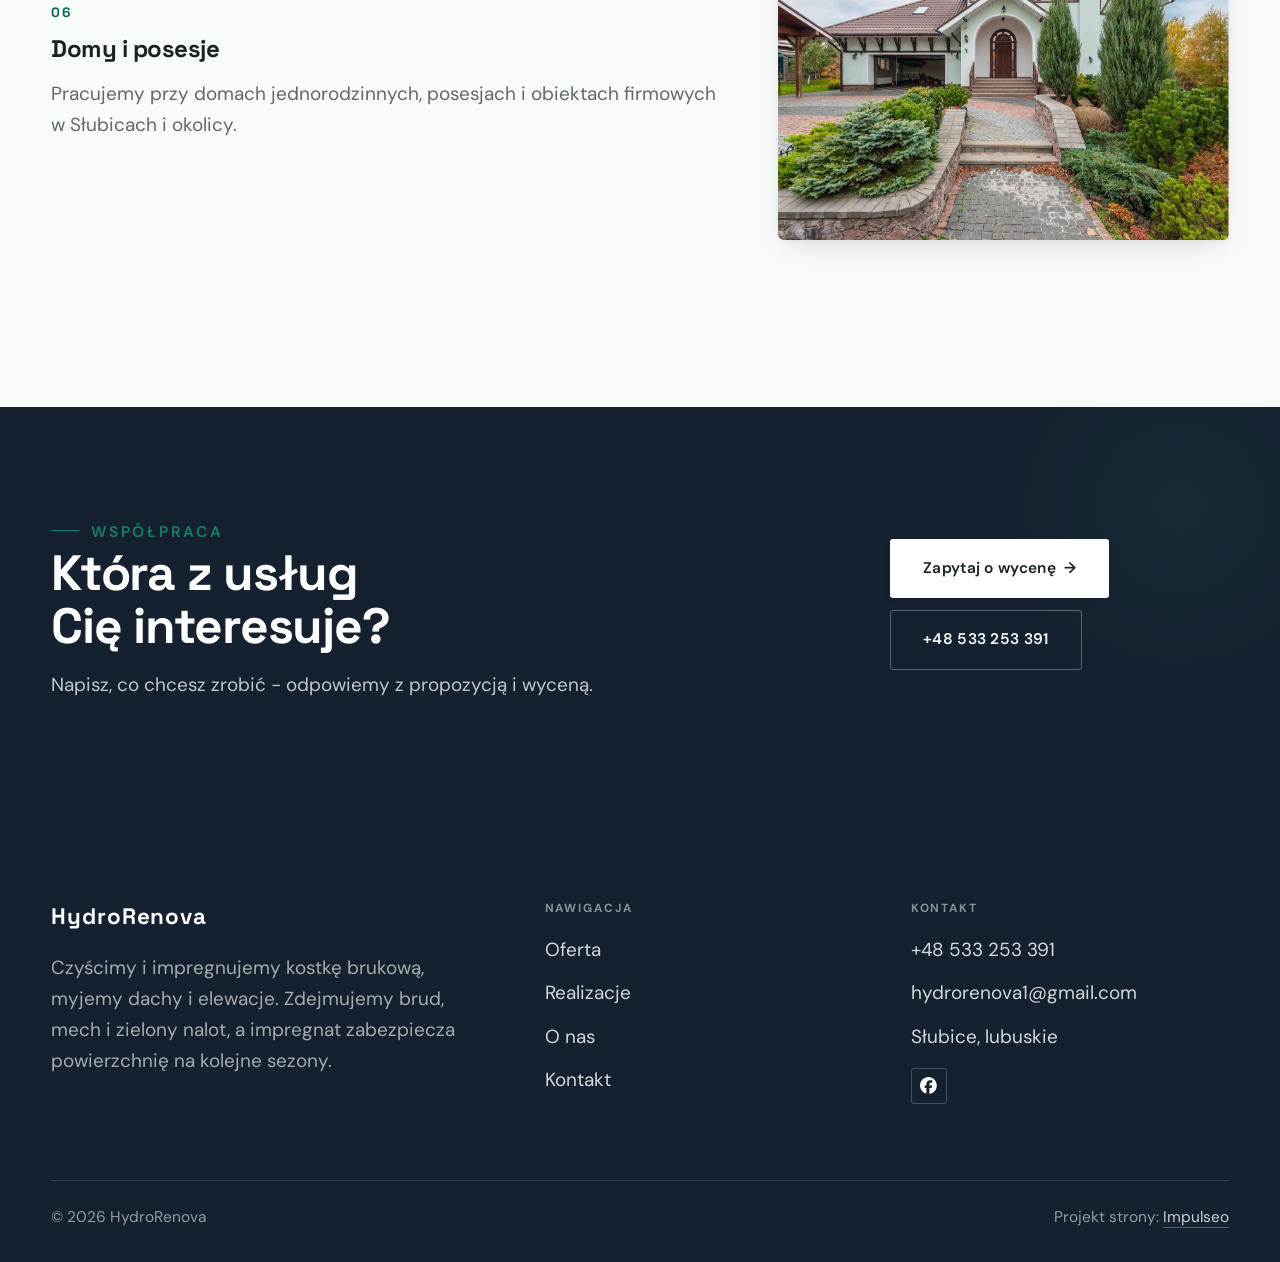
<file: oferta.html>
<!DOCTYPE html>
<html lang="pl">
<head>
<meta charset="UTF-8">
<meta name="viewport" content="width=device-width, initial-scale=1.0">
<title>Oferta - HydroRenova</title>
<meta name="description" content="HydroRenova - rodzinna firma ze Słubic. Czyszczenie i impregnacja kostki brukowej, mycie dachów i elewacji na nowoczesnym sprzęcie. Czyścimy. Odnawiamy. Chronimy.">
<link rel="canonical" href="https://kris20032.github.io/hydrorenova/oferta.html">
<meta name="robots" content="noindex, nofollow">
<meta property="og:type" content="website">
<meta property="og:locale" content="pl_PL">
<meta property="og:site_name" content="HydroRenova">
<meta property="og:title" content="Oferta - HydroRenova">
<meta property="og:description" content="HydroRenova - rodzinna firma ze Słubic. Czyszczenie i impregnacja kostki brukowej, mycie dachów i elewacji na nowoczesnym sprzęcie. Czyścimy. Odnawiamy. Chronimy.">
<meta property="og:url" content="https://kris20032.github.io/hydrorenova/oferta.html">
<meta property="og:image" content="https://kris20032.github.io/hydrorenova/img/og.jpg">
<meta property="og:image:width" content="1200">
<meta property="og:image:height" content="630">
<meta name="twitter:card" content="summary_large_image">
<link rel="preconnect" href="https://fonts.googleapis.com">
<link rel="preconnect" href="https://fonts.gstatic.com" crossorigin>
<link href="https://fonts.googleapis.com/css2?family=Space+Grotesk:wght@500;600;700&family=DM+Sans:opsz,wght@9..40,400;9..40,500;9..40,600&display=swap" rel="stylesheet">
<link rel="stylesheet" href="assets/styles.css?v=ab5e8039">
</head>
<body>

<header class="nav">
  <div class="wrap nav-inner">
    <a class="brand brand-has-logo" href="index.html"><img class="brand-logo" src="img/logo.png" alt="HydroRenova" width="597" height="496" decoding="async"></a>
    <nav class="nav-links">
      <a href="oferta.html" class="active" aria-current="page">Oferta</a>
      <a href="realizacje.html">Realizacje</a>
      <a href="o-nas.html">O nas</a>
      <a href="kontakt.html">Kontakt</a>
      <a href="tel:+48533253391" class="btn btn-accent">Zadzwoń +48 533 253 391</a>
    </nav>
    <button class="nav-toggle" aria-label="Menu"><span></span><span></span><span></span></button>
  </div>
</header>

<main>
<section class="pagehead">
  <img src="img/g6.jpg" alt="HydroRenova - Zakres usług" width="1600" height="1077" decoding="async">
  <div class="wrap">
    <span class="eyebrow">Co robimy</span>
    <h1>Zakres usług</h1>
    <p>Od podjazdu przed domem po dach i ściany budynku. Powiedz przez telefon, co chcesz odświeżyć, a umówimy się na oględziny i podamy cenę przed pracą.</p>
  </div>
</section>
<section>
  <div class="wrap">
    <div class="svc-row reveal">
      <div class="svc-row-art"><img src="img/about.jpg" alt="Czyszczenie kostki brukowej" loading="lazy" width="1600" height="1066" decoding="async"></div>
      <div>
        <span class="num">01</span>
        <h3>Czyszczenie kostki brukowej</h3>
        <p class="muted">Zdejmujemy brud, mech i zielony nalot z podjazdów, chodników i tarasów. Kostka odzyskuje swój kolor.</p>
      </div>
    </div>
    <div class="svc-row rev reveal">
      <div class="svc-row-art"><img src="img/g1.jpg" alt="Impregnacja kostki" loading="lazy" width="1600" height="1068" decoding="async"></div>
      <div>
        <span class="num">02</span>
        <h3>Impregnacja kostki</h3>
        <p class="muted">Po myciu zabezpieczamy nawierzchnię impregnatem. Brud i woda wchodzą w kostkę dużo wolniej, a kolor dłużej trzyma się świeży.</p>
      </div>
    </div>
    <div class="svc-row reveal">
      <div class="svc-row-art"><img src="img/g2.jpg" alt="Mycie dachów" loading="lazy" width="1600" height="1066" decoding="async"></div>
      <div>
        <span class="num">03</span>
        <h3>Mycie dachów</h3>
        <p class="muted">Usuwamy mech, porosty i naloty z pokrycia. Dach znów wygląda zadbanie, a woda spływa tak, jak powinna.</p>
      </div>
    </div>
    <div class="svc-row rev reveal">
      <div class="svc-row-art"><img src="img/g3.jpg" alt="Impregnacja dachu" loading="lazy" width="1600" height="1068" decoding="async"></div>
      <div>
        <span class="num">04</span>
        <h3>Impregnacja dachu</h3>
        <p class="muted">Umyte pokrycie zabezpieczamy, żeby mech i glony nie wracały tak szybko.</p>
      </div>
    </div>
    <div class="svc-row reveal">
      <div class="svc-row-art"><img src="img/g4.jpg" alt="Mycie elewacji" loading="lazy" width="1600" height="1067" decoding="async"></div>
      <div>
        <span class="num">05</span>
        <h3>Mycie elewacji</h3>
        <p class="muted">Zmywamy szary nalot, kurz i zielone zacieki ze ścian domu. Elewacja odżywa bez malowania.</p>
      </div>
    </div>
    <div class="svc-row rev reveal">
      <div class="svc-row-art"><img src="img/g5.jpg" alt="Domy i posesje" loading="lazy" width="1600" height="1068" decoding="async"></div>
      <div>
        <span class="num">06</span>
        <h3>Domy i posesje</h3>
        <p class="muted">Pracujemy przy domach jednorodzinnych, posesjach i obiektach firmowych w Słubicach i okolicy.</p>
      </div>
    </div>
  </div>
</section>

<section class="cta">
  <div class="wrap">
    <div class="reveal">
      <span class="eyebrow">Współpraca</span>
      <h2>Która z usług Cię interesuje?</h2>
      <p>Napisz, co chcesz zrobić - odpowiemy z propozycją i wyceną.</p>
    </div>
    <div class="cta-actions reveal">
      <a href="kontakt.html" class="btn btn-light">Zapytaj o wycenę <span class="arr">→</span></a>
      <a href="tel:+48533253391" class="btn btn-ghost btn-ghost-cta">+48 533 253 391</a>
    </div>
  </div>
</section>
</main>

<footer>
  <div class="wrap">
    <div class="foot-grid">
      <div class="foot-brand">
        <div class="name">HydroRenova</div>
        <p>Czyścimy i impregnujemy kostkę brukową, myjemy dachy i elewacje. Zdejmujemy brud, mech i zielony nalot, a impregnat zabezpiecza powierzchnię na kolejne sezony.</p>
      </div>
      <div class="foot-col">
        <h4>Nawigacja</h4>
        <a href="oferta.html">Oferta</a>
        <a href="realizacje.html">Realizacje</a>
        <a href="o-nas.html">O nas</a>
        <a href="kontakt.html">Kontakt</a>
      </div>
      <div class="foot-col">
        <h4>Kontakt</h4>
        <a href="tel:+48533253391">+48 533 253 391</a>
        <a href="mailto:hydrorenova1@gmail.com">hydrorenova1@gmail.com</a>
        <p>Słubice, lubuskie</p>
      <div class="foot-soc">
        <a class="soc" href="https://www.facebook.com/people/HydroRenova/61587927256939/" target="_blank" rel="noopener" aria-label="Facebook - HydroRenova"><svg viewBox="0 0 24 24" aria-hidden="true" focusable="false"><path d="M9.101 23.691v-7.98H6.627v-3.667h2.474v-1.58c0-4.085 1.848-5.978 5.858-5.978.401 0 .955.042 1.468.103a8.68 8.68 0 0 1 1.141.195v3.325a8.623 8.623 0 0 0-.653-.036 26.805 26.805 0 0 0-.733-.009c-.707 0-1.259.096-1.675.309a1.686 1.686 0 0 0-.679.622c-.258.42-.374.995-.374 1.752v1.297h3.919l-.386 2.103-.287 1.564h-3.246v8.245C19.396 23.238 24 18.179 24 12.044c0-6.627-5.373-12-12-12s-12 5.373-12 12c0 5.628 3.874 10.35 9.101 11.647Z" fill="currentColor"/></svg></a>
      </div>
      </div>
    </div>
    <div class="foot-bot">
      <span>© 2026 HydroRenova</span>
      <span>Projekt strony: <a class="foot-credit" href="https://impulseo.pl" target="_blank" rel="noopener">Impulseo</a></span>
    </div>
  </div>
</footer>
<div class="sticky-call"><a class="sc-call" href="tel:+48533253391"><svg class="ico-tel" width="16" height="16" viewBox="0 0 24 24" fill="none" aria-hidden="true"><path d="M6.6 10.8a15.5 15.5 0 0 0 6.6 6.6l2.2-2.2a1 1 0 0 1 1-.24 11.4 11.4 0 0 0 3.6.58 1 1 0 0 1 1 1V20a1 1 0 0 1-1 1A17 17 0 0 1 3 4a1 1 0 0 1 1-1h3.5a1 1 0 0 1 1 1c0 1.25.2 2.46.58 3.6a1 1 0 0 1-.25 1l-2.23 2.2Z" fill="currentColor"/></svg> Zadzwoń</a><a class="sc-quote" href="kontakt.html">Zobacz, co odnawiamy</a></div>
<div class="demo-wazne" data-do="2026-11-24" data-cykl="3" hidden><svg class="dw-ico" width="13" height="13" viewBox="0 0 24 24" fill="none" aria-hidden="true"><circle cx="12" cy="12" r="8.6" stroke="currentColor" stroke-width="1.8"/><path d="M12 7.2V12l3.3 2" stroke="currentColor" stroke-width="1.8" stroke-linecap="round"/></svg><span class="dw-txt"></span></div>

<script src="assets/main.js"></script>
</body>
</html>
</file>
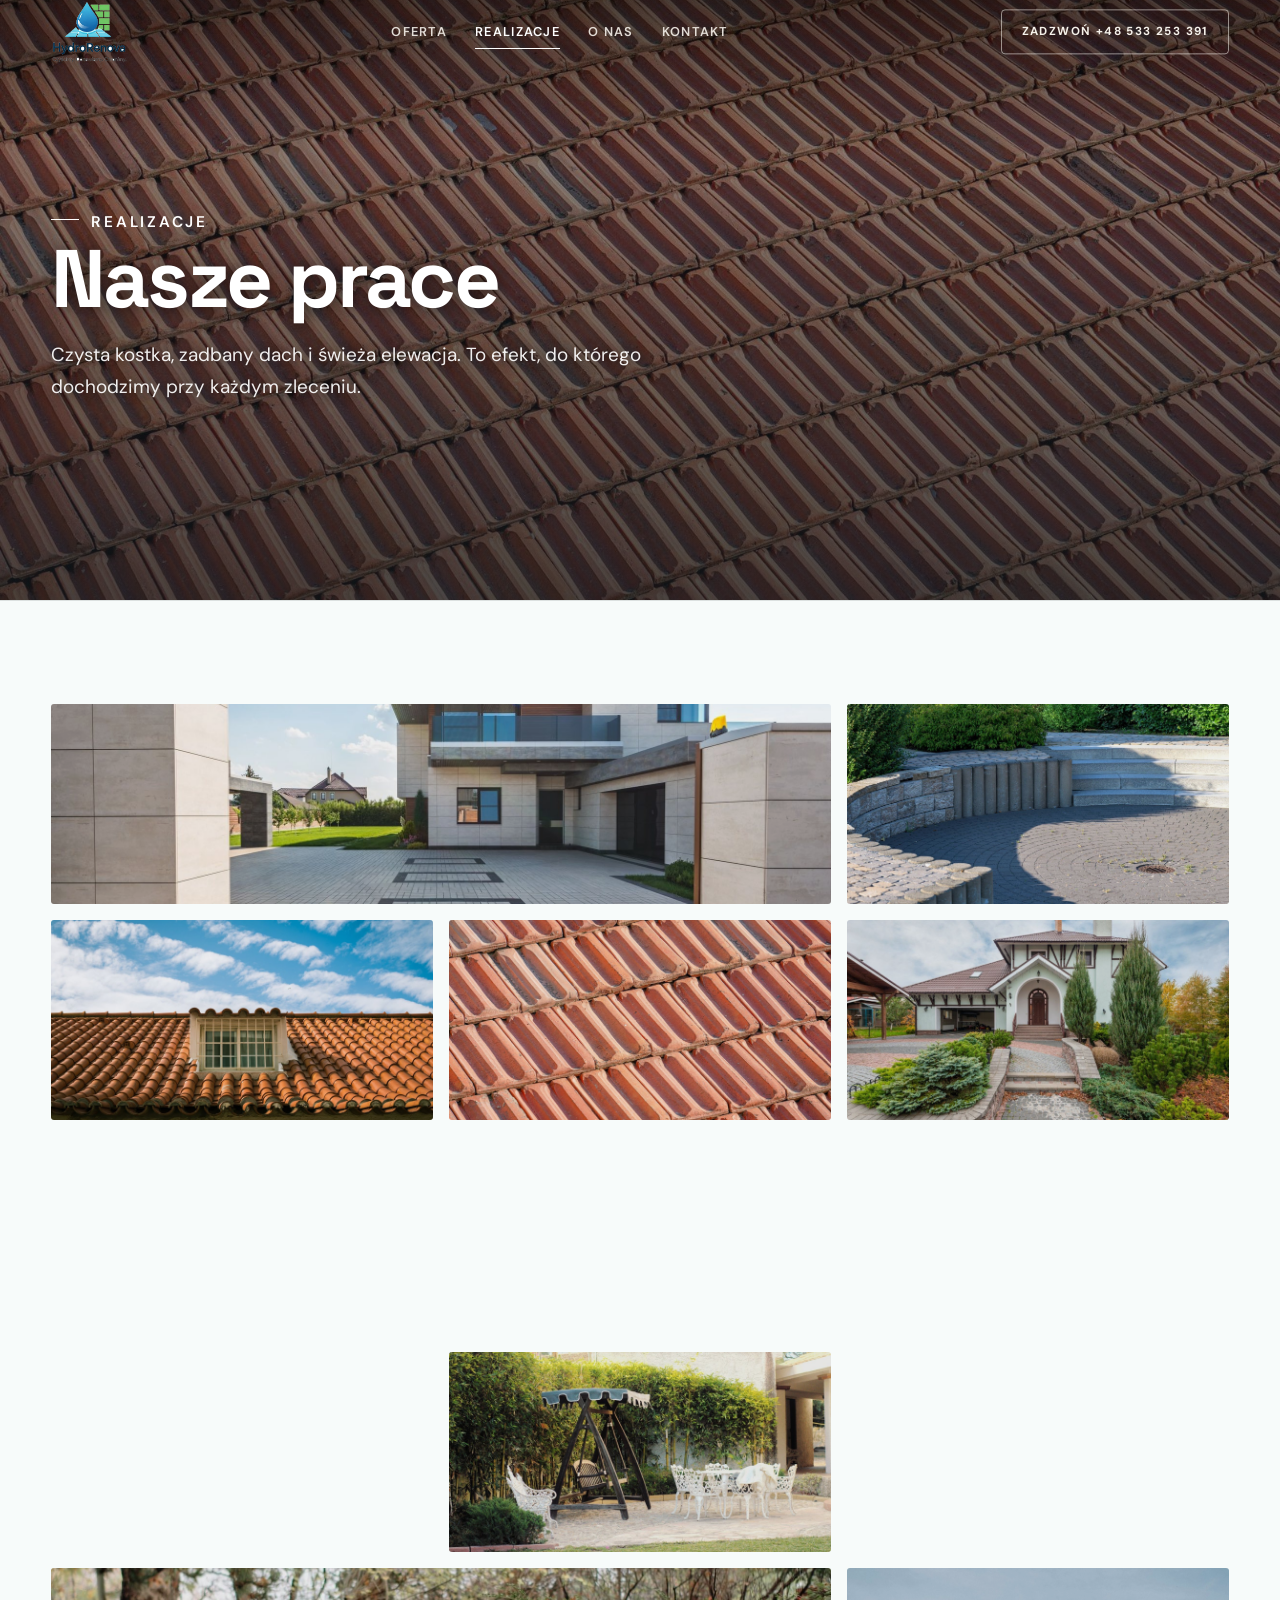
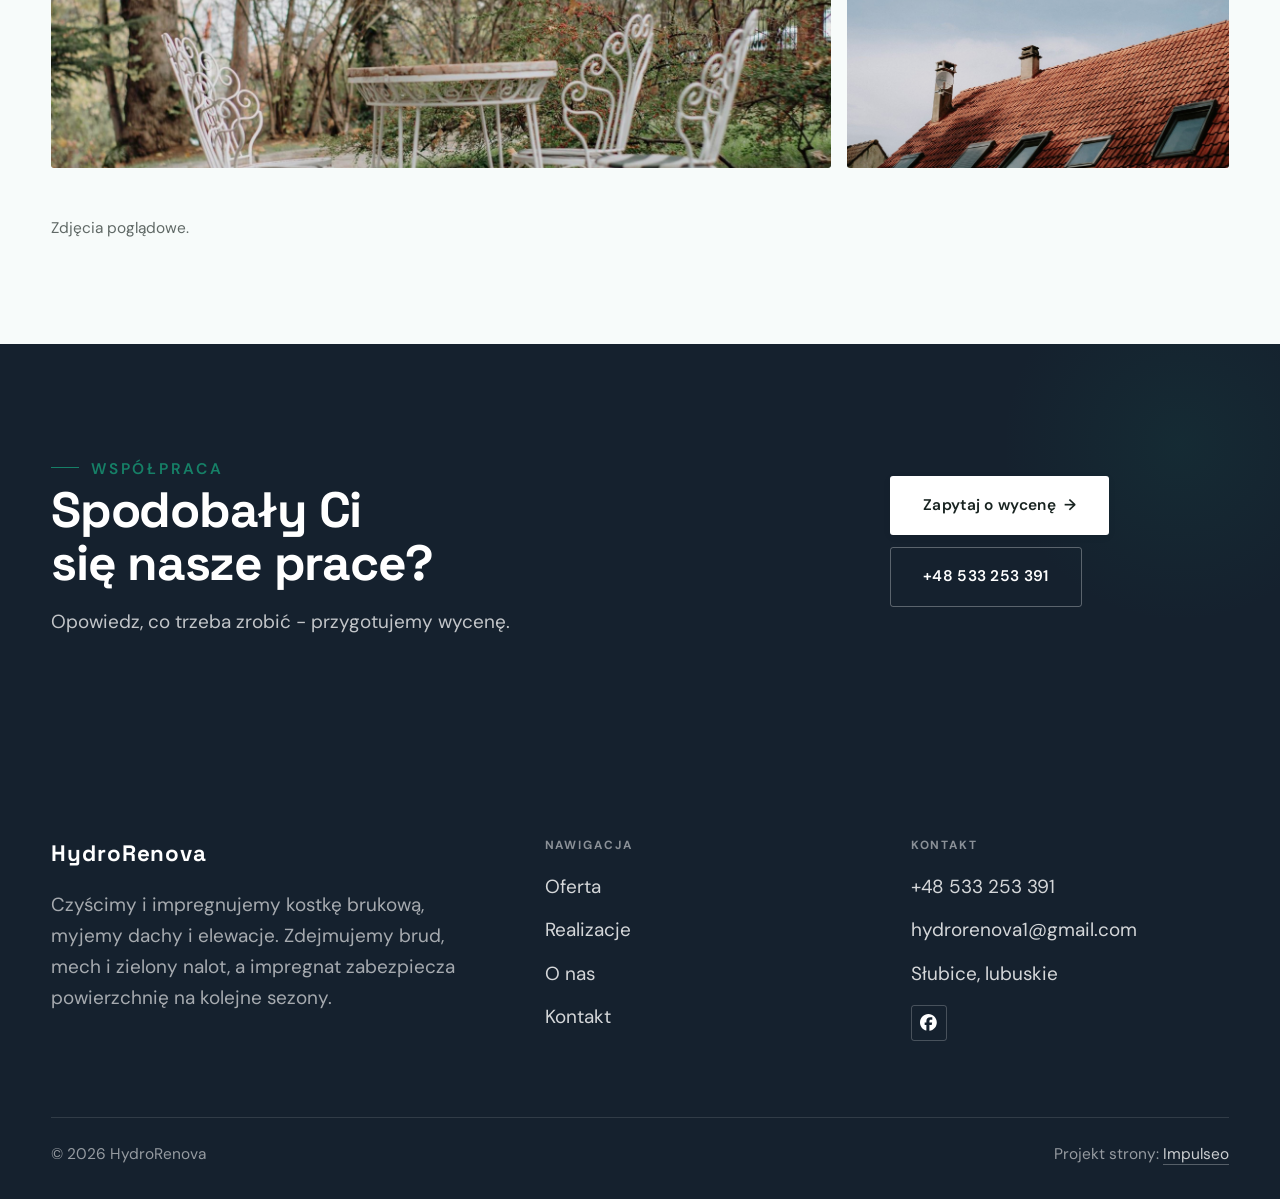
<file: realizacje.html>
<!DOCTYPE html>
<html lang="pl">
<head>
<meta charset="UTF-8">
<meta name="viewport" content="width=device-width, initial-scale=1.0">
<title>Realizacje - HydroRenova</title>
<meta name="description" content="Realizacje HydroRenova: Podjazd z kostki, Kostka wokół tarasu, Dach z dachówki, Dachówka z bliska, Ścieżka do domu">
<link rel="canonical" href="https://kris20032.github.io/hydrorenova/realizacje.html">
<meta name="robots" content="noindex, nofollow">
<meta property="og:type" content="website">
<meta property="og:locale" content="pl_PL">
<meta property="og:site_name" content="HydroRenova">
<meta property="og:title" content="Realizacje - HydroRenova">
<meta property="og:description" content="Realizacje HydroRenova: Podjazd z kostki, Kostka wokół tarasu, Dach z dachówki, Dachówka z bliska, Ścieżka do domu">
<meta property="og:url" content="https://kris20032.github.io/hydrorenova/realizacje.html">
<meta property="og:image" content="https://kris20032.github.io/hydrorenova/img/og.jpg">
<meta property="og:image:width" content="1200">
<meta property="og:image:height" content="630">
<meta name="twitter:card" content="summary_large_image">
<link rel="preconnect" href="https://fonts.googleapis.com">
<link rel="preconnect" href="https://fonts.gstatic.com" crossorigin>
<link href="https://fonts.googleapis.com/css2?family=Space+Grotesk:wght@500;600;700&family=DM+Sans:opsz,wght@9..40,400;9..40,500;9..40,600&display=swap" rel="stylesheet">
<link rel="stylesheet" href="assets/styles.css?v=ab5e8039">
</head>
<body>

<header class="nav">
  <div class="wrap nav-inner">
    <a class="brand brand-has-logo" href="index.html"><img class="brand-logo" src="img/logo.png" alt="HydroRenova" width="597" height="496" decoding="async"></a>
    <nav class="nav-links">
      <a href="oferta.html">Oferta</a>
      <a href="realizacje.html" class="active" aria-current="page">Realizacje</a>
      <a href="o-nas.html">O nas</a>
      <a href="kontakt.html">Kontakt</a>
      <a href="tel:+48533253391" class="btn btn-accent">Zadzwoń +48 533 253 391</a>
    </nav>
    <button class="nav-toggle" aria-label="Menu"><span></span><span></span><span></span></button>
  </div>
</header>

<main>
<section class="pagehead">
  <img src="img/g10.jpg" alt="HydroRenova - Nasze prace" width="1600" height="1067" decoding="async">
  <div class="wrap">
    <span class="eyebrow">Realizacje</span>
    <h1>Nasze prace</h1>
    <p>Czysta kostka, zadbany dach i świeża elewacja. To efekt, do którego dochodzimy przy każdym zleceniu.</p>
  </div>
</section>
<section>
  <div class="wrap">
    <div class="gallery">
      <div class="tile t-two3 reveal"><img src="img/g1.jpg" alt="HydroRenova" loading="lazy" width="1600" height="1068" decoding="async"></div>
      <div class="tile t-third reveal"><img src="img/g2.jpg" alt="HydroRenova" loading="lazy" width="1600" height="1066" decoding="async"></div>
      <div class="tile t-third reveal"><img src="img/g3.jpg" alt="HydroRenova" loading="lazy" width="1600" height="1068" decoding="async"></div>
      <div class="tile t-third reveal"><img src="img/g4.jpg" alt="HydroRenova" loading="lazy" width="1600" height="1067" decoding="async"></div>
      <div class="tile t-third reveal"><img src="img/g5.jpg" alt="HydroRenova" loading="lazy" width="1600" height="1068" decoding="async"></div>
      <div class="tile t-third reveal"><img src="img/g6.jpg" alt="HydroRenova" loading="lazy" width="1600" height="1077" decoding="async"></div>
      <div class="tile t-two3 reveal"><img src="img/g7.jpg" alt="HydroRenova" loading="lazy" width="1600" height="1068" decoding="async"></div>
      <div class="tile t-third reveal"><img src="img/g8.jpg" alt="HydroRenova" loading="lazy" width="1600" height="1066" decoding="async"></div>
      <div class="tile t-third reveal"><img src="img/g9.jpg" alt="HydroRenova" loading="lazy" width="1600" height="1064" decoding="async"></div>
      <div class="tile t-third reveal"><img src="img/g11.jpg" alt="HydroRenova" loading="lazy" width="1600" height="1068" decoding="async"></div>
      <div class="tile t-two3 reveal"><img src="img/g12.jpg" alt="HydroRenova" loading="lazy" width="1600" height="1066" decoding="async"></div>
      <div class="tile t-third reveal"><img src="img/about.jpg" alt="HydroRenova" loading="lazy" width="1600" height="1066" decoding="async"></div>
    </div>
    <p class="muted reveal" style="margin-top:var(--space-7);font-size:var(--text-sm);max-width:62ch">Zdjęcia poglądowe.</p>
  </div>
</section>
<section class="cta">
  <div class="wrap">
    <div class="reveal">
      <span class="eyebrow">Współpraca</span>
      <h2>Spodobały Ci się nasze prace?</h2>
      <p>Opowiedz, co trzeba zrobić - przygotujemy wycenę.</p>
    </div>
    <div class="cta-actions reveal">
      <a href="kontakt.html" class="btn btn-light">Zapytaj o wycenę <span class="arr">→</span></a>
      <a href="tel:+48533253391" class="btn btn-ghost btn-ghost-cta">+48 533 253 391</a>
    </div>
  </div>
</section>
</main>

<footer>
  <div class="wrap">
    <div class="foot-grid">
      <div class="foot-brand">
        <div class="name">HydroRenova</div>
        <p>Czyścimy i impregnujemy kostkę brukową, myjemy dachy i elewacje. Zdejmujemy brud, mech i zielony nalot, a impregnat zabezpiecza powierzchnię na kolejne sezony.</p>
      </div>
      <div class="foot-col">
        <h4>Nawigacja</h4>
        <a href="oferta.html">Oferta</a>
        <a href="realizacje.html">Realizacje</a>
        <a href="o-nas.html">O nas</a>
        <a href="kontakt.html">Kontakt</a>
      </div>
      <div class="foot-col">
        <h4>Kontakt</h4>
        <a href="tel:+48533253391">+48 533 253 391</a>
        <a href="mailto:hydrorenova1@gmail.com">hydrorenova1@gmail.com</a>
        <p>Słubice, lubuskie</p>
      <div class="foot-soc">
        <a class="soc" href="https://www.facebook.com/people/HydroRenova/61587927256939/" target="_blank" rel="noopener" aria-label="Facebook - HydroRenova"><svg viewBox="0 0 24 24" aria-hidden="true" focusable="false"><path d="M9.101 23.691v-7.98H6.627v-3.667h2.474v-1.58c0-4.085 1.848-5.978 5.858-5.978.401 0 .955.042 1.468.103a8.68 8.68 0 0 1 1.141.195v3.325a8.623 8.623 0 0 0-.653-.036 26.805 26.805 0 0 0-.733-.009c-.707 0-1.259.096-1.675.309a1.686 1.686 0 0 0-.679.622c-.258.42-.374.995-.374 1.752v1.297h3.919l-.386 2.103-.287 1.564h-3.246v8.245C19.396 23.238 24 18.179 24 12.044c0-6.627-5.373-12-12-12s-12 5.373-12 12c0 5.628 3.874 10.35 9.101 11.647Z" fill="currentColor"/></svg></a>
      </div>
      </div>
    </div>
    <div class="foot-bot">
      <span>© 2026 HydroRenova</span>
      <span>Projekt strony: <a class="foot-credit" href="https://impulseo.pl" target="_blank" rel="noopener">Impulseo</a></span>
    </div>
  </div>
</footer>
<div class="sticky-call"><a class="sc-call" href="tel:+48533253391"><svg class="ico-tel" width="16" height="16" viewBox="0 0 24 24" fill="none" aria-hidden="true"><path d="M6.6 10.8a15.5 15.5 0 0 0 6.6 6.6l2.2-2.2a1 1 0 0 1 1-.24 11.4 11.4 0 0 0 3.6.58 1 1 0 0 1 1 1V20a1 1 0 0 1-1 1A17 17 0 0 1 3 4a1 1 0 0 1 1-1h3.5a1 1 0 0 1 1 1c0 1.25.2 2.46.58 3.6a1 1 0 0 1-.25 1l-2.23 2.2Z" fill="currentColor"/></svg> Zadzwoń</a><a class="sc-quote" href="kontakt.html">Zobacz, co odnawiamy</a></div>
<div class="demo-wazne" data-do="2026-11-24" data-cykl="3" hidden><svg class="dw-ico" width="13" height="13" viewBox="0 0 24 24" fill="none" aria-hidden="true"><circle cx="12" cy="12" r="8.6" stroke="currentColor" stroke-width="1.8"/><path d="M12 7.2V12l3.3 2" stroke="currentColor" stroke-width="1.8" stroke-linecap="round"/></svg><span class="dw-txt"></span></div>

<script src="assets/main.js"></script>
</body>
</html>
</file>
<file: assets/styles.css>
/* ============================================================
   STOLBASZ — premium, architektoniczny B2B fit-out
   Jasna paleta, zero brązu. System wg premium-web-craft.
   Projekt strony: Impulseo (impulseo.pl)
   ============================================================ */

:root{
  /* PALETA — jasna, architektoniczna, chłodna */
  --paper:#F4F6F8;          /* główne tło */
  --paper-2:#E7EBEF;        /* sekcje alternatywne (chłodny jasny szary) */
  --paper-3:#E7EBEF;        /* delikatne wypełnienia */
  --ink:#15212E;            /* tekst główny — chłodny grafit */
  --ink-soft:#243443;       /* nagłówki drugorzędne */
  --muted:#6B7785;          /* tekst poboczny */
  --line:rgba(21,33,46,.12);/* hairline */
  --accent:#E8A317;         /* stonowany petrol-slate — jedyny akcent */
  --accent-d:#C9870C;
  --accent-soft:rgba(232,163,23,.10);
  --dark:#15212E;           /* sekcje ciemne (stopka/CTA) */

  /* HOVER ZDJĘĆ — JEDEN standard dla całego silnika (decyzja K. 04.08.2026, artefakt z wariantami).
     AKTUALNE (K.+Szymon 09.08.2026, wybór z artefaktu 6 wariantów): zoom 1.05 przy 1.4s -
     przy tak długim czasie mocniejszy kadr NIE skacze, tylko „oddycha". Poprzedni standard
     (1.02 / .55s z 04.08) odbierany jako dynamiczny i szybki.
     Spoczynek lekko przygaszony, ale TYLKO tam, gdzie jest mysz (@media hover:hover) —
     na telefonie zdjęcia zostają w pełnej jasności. */
  --img-zoom:1.05;                   /* K.+Szymon 09.08: wariant F z artefaktu porównawczego */
  --img-rest:brightness(.95) saturate(.99);
  --img-hot:brightness(1.06) saturate(1.05);
  --img-dur:1.4s;                    /* K.+Szymon 09.08 (wariant F): powoli = elegancko */
  --img-ease:cubic-bezier(.16,.84,.44,1);  /* miękki ogon, efekt „oddychania" */

  /* ODSTĘPY — skala 4/8 */
  --space-1:4px; --space-2:8px; --space-3:12px; --space-4:16px; --space-5:24px;
  --space-6:32px; --space-7:48px; --space-8:64px; --space-9:96px; --space-10:128px;

  /* TYPOGRAFIA — fluid clamp() (skala podbita 16.07.2026: większe, czytelniejsze litery — uwaga Adama) */
  --text-sm:clamp(.9rem,.87rem + .12vw,1rem);
  --text-base:clamp(1.08rem,1.04rem + .18vw,1.2rem);
  --text-lg:clamp(1.24rem,1.15rem + .34vw,1.44rem);
  --text-h3:clamp(1.34rem,1.22rem + .55vw,1.66rem);
  --text-h2:clamp(2.1rem,1.66rem + 2.1vw,3.1rem);
  --text-h1:clamp(2.9rem,2.1rem + 4vw,5.1rem);

  /* PROMIENIE — architektoniczne, raczej ostre */
  --r-sm:3px; --r-md:6px; --r-lg:10px;

  /* RUCH */
  --ease:cubic-bezier(.25,.46,.45,.94); --dur:.24s;

  /* CIENIE — miękkie, warstwowe */
  --sh-sm:0 1px 2px rgba(16,24,32,.04), 0 2px 8px rgba(16,24,32,.05);
  --sh-md:0 2px 6px rgba(16,24,32,.05), 0 12px 28px -8px rgba(16,24,32,.12);
  --sh-lg:0 6px 14px rgba(16,24,32,.07), 0 26px 56px -18px rgba(16,24,32,.22);

  --hairline:1px solid var(--line);

  --font-display:'Space Grotesk','Inter',sans-serif;
  --font-body:'DM Sans','Inter',sans-serif;
}

*{box-sizing:border-box;margin:0;padding:0}
html{scroll-behavior:smooth}
body{
  font-family:var(--font-body);
  font-size:var(--text-base);
  line-height:1.65;
  color:var(--ink);
  background:var(--paper);
  -webkit-font-smoothing:antialiased;
  text-rendering:optimizeLegibility;
}
img{max-width:100%;height:auto;display:block}  /* height:auto = width/height z atrybutów trzyma proporcje (TOP#12) */
a{color:inherit;text-decoration:none}

.wrap{width:min(92%,1180px);margin-inline:auto}
section{padding-block:clamp(52px,6.5vw,96px)}

h1,h2,h3{font-family:var(--font-display);font-weight:700;line-height:1.08;letter-spacing:-.02em;color:var(--ink)}
h1{font-size:var(--text-h1);letter-spacing:-.035em}
h2{font-size:var(--text-h2);letter-spacing:-.025em}
h3{font-size:var(--text-h3)}
/* MIARA — długość wiersza. WCAG 2.2 SC 1.4.8: max 80 znaków; Butterick: 45–90.
   68ch daje realnie 72–78 znaków polskiego tekstu, czyli z zapasem pod granicą.
   Wcześniej limit miał TYLKO <p> — <li>, <blockquote> i <dd> nie miały żadnego,
   i to jedyny powód, dla którego 23 bloki na dwóch oddanych stronach jadą po
   83–106 znaków w wierszu (pomiar 07.08.2026, bramka `miara`).
   ⚠️ Listy i definicje ograniczamy TYLKO bez klasy: `ul`/`ol` z klasą to u nas
   układ (siatki kafli, menu), a nie tekst ciągły — tam miarę wyznacza układ. */
/* 60ch, nie 68ch (K. 10.08): po zmianie fontów na węższe kroje (DM Sans i spółka)
   w 68ch mieściło się ~90 znaków - bramka pikselowa słusznie zgłaszała przekroczenie
   granicy 80. Pomiar na żywej przeglądarce: 60ch = 90 znaków, 53ch = ~78 znaków, czyli normę WCAG 1.4.8. */
:root{ --miara:53ch }
p{max-width:min(100%,var(--miara))}
blockquote,
ul:not([class])>li, ol:not([class])>li,
dl:not([class])>dd{max-width:min(100%,var(--miara))}

/* ⚠️ Świadomie BEZ wyjątku `.tile p,.card p,.svc p{max-width:none}`, choć nasuwa się sam:
   te akapity BYŁY już ograniczone (stare `p{max-width:65ch}`), więc „wyjątek" nie odblokowałby
   niczego nowego — tylko ROZLUŹNIŁ stan sprzed zmiany na wszystkich demach naraz.
   `figcaption` żadna z reguł wyżej nie dotyczy, więc też nie potrzebuje zwolnienia. */

/* ŁAMANIE. `balance` wyrównuje długości wierszy w nagłówku, `pretty` pilnuje ostatniego
   wiersza akapitu, żeby nie został w nim jeden wyraz. Obsługiwane od Chrome 117 /
   Safari 17.5; starsze przeglądarki po prostu ignorują tę własność.
   `text-wrap:pretty` nie występowało dotąd ANI RAZ w silniku ani w repo klientów. */
h1,h2,h3,.lead,.lede{text-wrap:balance}
p,li,blockquote,dd{text-wrap:pretty}

.eyebrow{
  font-family:var(--font-body);
  font-size:var(--text-sm);
  font-weight:600;
  letter-spacing:.18em;
  text-transform:uppercase;
  color:var(--accent);
  display:inline-flex;align-items:center;gap:var(--space-3);
}
/* flex:none + margin-top = kreska trzyma się PIERWSZEJ linii. Wcześniej align-items:center
   centrowało ją względem całego bloku i przy zawinięciu (długi kicker typu
   „…WNĘTRZ · LESZNO · OD 2019") druga linia lądowała z brzydkim wcięciem. */
.eyebrow{align-items:flex-start}
.eyebrow>*,.eyebrow{text-wrap:balance}   /* dlugi kicker lamal sie na sierote typu samo „2019" w drugiej linii */
.eyebrow::before{content:"";width:28px;height:1px;background:var(--accent);display:inline-block;flex:none;margin-top:.62em}

.muted{color:var(--muted)}
.lead{font-size:var(--text-lg);line-height:1.55;color:var(--ink-soft);max-width:50ch}

/* ---------- BUTTONS ---------- */
.btn{
  display:inline-flex;align-items:center;gap:var(--space-2);
  font-weight:600;font-size:var(--text-sm);letter-spacing:.02em;
  padding:var(--space-4) var(--space-6);
  border-radius:var(--r-sm);
  transition:transform var(--dur) var(--ease),box-shadow var(--dur) var(--ease),background var(--dur) var(--ease);
  cursor:pointer;border:1px solid transparent;
}
.btn-accent{background:var(--accent);color:#fff;box-shadow:var(--sh-sm)}
.btn-accent:hover{background:var(--accent-d);transform:translateY(-2px);box-shadow:var(--sh-md)}
.btn-accent:active{transform:translateY(0);box-shadow:var(--sh-sm)}
.btn-ghost{background:transparent;color:var(--ink);border-color:var(--line)}
.btn-ghost:hover{border-color:var(--accent);color:var(--accent);transform:translateY(-2px)}
.btn-light{background:#fff;color:var(--ink);box-shadow:var(--sh-sm)}
.btn-light:hover{transform:translateY(-2px);box-shadow:var(--sh-md)}
.btn .arr{transition:transform var(--dur) var(--ease)}
.btn:hover .arr{transform:translateX(4px)}

/* ---------- NAV ---------- */
.nav{
  position:sticky;top:0;z-index:50;
  background:color-mix(in srgb,var(--paper) 88%,transparent);
  backdrop-filter:saturate(140%) blur(10px);
  border-bottom:var(--hairline);
}
.nav-inner{display:flex;align-items:center;justify-content:space-between;gap:var(--space-5);height:72px}
/* ANTY-NACHODZENIE (K. 05.08.2026): długa nazwa firmy + przycisk z pełnym numerem nie mieściły się w pasku
   i flex ściskał linki PONIŻEJ ich treści - "Kontakt" wchodził na ramkę "Zadzwoń +48 ...". Teraz ustępuje
   nazwa marki (skrót wielokropkiem), a menu i przycisk nigdy się nie kurczą ani nie zachodzą na siebie. */
.brand{display:flex;flex-direction:column;line-height:1;min-width:0;flex:0 1 auto}
.brand .name{font-family:var(--font-display);font-weight:800;font-size:1.35rem;letter-spacing:.04em;white-space:nowrap;overflow:hidden;text-overflow:ellipsis}
.brand .sub{font-size:.62rem;letter-spacing:.34em;text-transform:uppercase;color:var(--muted);margin-top:5px;white-space:nowrap;overflow:hidden;text-overflow:ellipsis}
.nav-links{display:flex;align-items:center;gap:var(--space-6);flex:0 0 auto}
.nav-links a{font-size:var(--text-sm);font-weight:500;color:var(--ink-soft);position:relative;padding-block:4px;white-space:nowrap;transition:color var(--dur) var(--ease)}
.nav-links a::after{content:"";position:absolute;left:0;bottom:0;width:0;height:1.5px;background:var(--accent);transition:width var(--dur) var(--ease)}
.nav-links a:hover,.nav-links a.active{color:var(--ink)}
.nav-links a:hover::after,.nav-links a.active::after{width:100%}
.nav-links .btn{padding:var(--space-2) var(--space-5)}
/* przyciski w nav: właściwy kolor (przebij .nav-links a) + bez podkreślenia */
.nav-links a.btn-accent{color:#fff}
.nav-links a.btn-ghost,.nav-links a.btn-light{color:var(--ink)}
/* CTA w pasku: NIE podkreślenie spod linków menu, ale ten sam przelatujący błysk,
   co na wszystkich innych przyciskach (zgłoszenie K. 13.08.2026 - „na hero jest efekt
   światła przechodzącego przez przycisk, na navbarze go nie ma, a mają być identyczne").
   Reguła `.nav-links a::after` jest silniejsza od `.btn::after`, więc trzeba jej
   geometrię wyzerować i wpisać połysk z nazwy - samo `display:none` gasiło efekt. */
.nav-links a.btn::after{
  display:block;content:"";position:absolute;inset:0;z-index:-1;pointer-events:none;
  width:auto;height:auto;border-radius:inherit;   /* kasuje geometrię podkreślenia (width:0;height:1.5px) */
  background:linear-gradient(100deg,transparent 32%,rgba(255,255,255,.20) 50%,transparent 68%);
  translate:-120% 0}
@media (prefers-reduced-motion:no-preference){
  .nav-links a.btn:hover::after{translate:120% 0;transition:translate .75s var(--mt-ease,cubic-bezier(.16,.84,.44,1))}
}
.nav-toggle{display:none;background:none;border:none;cursor:pointer;flex-direction:column;gap:5px;padding:8px}
.nav-toggle span{width:24px;height:2px;background:var(--ink);transition:var(--dur)}
/* Ciasny zakres MIĘDZY menu mobilnym a pełnym pulpitem: zbijamy odstępy i nazwę marki,
   żeby wszystko zmieściło się naturalnie, zanim w ogóle dojdzie do skracania wielokropkiem. */
@media(max-width:1280px) and (min-width:921px){
  .nav-links{gap:var(--space-4)}
  .nav-links .btn{padding:var(--space-2) var(--space-4)}
  .brand .name{font-size:1.15rem}
}

/* ---------- HERO (split) ---------- */
.hero{position:relative;overflow:hidden;border-bottom:var(--hairline)}
.hero-grid{display:grid;grid-template-columns:1.05fr .95fr;gap:clamp(24px,4vw,60px);align-items:center;
  padding-block:clamp(36px,4.5vw,64px)}
.hero-copy .eyebrow{margin-bottom:var(--space-5)}
.hero-copy h1{margin-bottom:var(--space-5)}
.hero-copy .lead{margin-bottom:var(--space-7)}
.hero-actions{display:flex;flex-wrap:wrap;gap:var(--space-4)}
.hero-art{position:relative;aspect-ratio:4/3;border-radius:var(--r-lg);overflow:hidden;box-shadow:var(--sh-lg)}
.hero-art img{width:100%;height:100%;object-fit:cover}
.hero-art::after{content:"";position:absolute;inset:0;background:linear-gradient(180deg,transparent 55%,rgba(18,24,28,.28))}
.hero-badge{position:absolute;left:var(--space-5);bottom:var(--space-5);z-index:2;
  background:rgba(252,252,251,.94);backdrop-filter:blur(4px);
  border-radius:var(--r-md);padding:var(--space-4) var(--space-5);box-shadow:var(--sh-md);max-width:78%}
.hero-badge strong{display:block;font-family:var(--font-display);font-size:1rem;letter-spacing:-.01em}
.hero-badge span{font-size:var(--text-sm);color:var(--muted)}

/* ---------- HERO duży / kinowy (strona główna) ---------- */
.hero-cine{position:relative;min-height:clamp(560px,82vh,840px);min-height:clamp(560px,82svh,840px);display:flex;align-items:center;overflow:hidden;border-bottom:var(--hairline)}
.hero-cine>img{position:absolute;inset:0;width:100%;height:100%;object-fit:cover;z-index:0}
.hero-cine::after{content:"";position:absolute;inset:0;z-index:1;
  background:linear-gradient(95deg,rgba(13,18,23,.86) 0%,rgba(13,18,23,.64) 32%,rgba(13,18,23,.24) 62%,rgba(13,18,23,.04) 100%)}
.hero-cine .wrap{position:relative;z-index:2;padding-block:var(--space-8)}
.hero-cine .hero-copy{max-width:660px}
.hero-cine .eyebrow{color:#fff;margin-bottom:var(--space-5)}
.hero-cine .eyebrow::before{background:#fff}
.hero-cine h1{color:#fff;margin-bottom:var(--space-5);font-size:clamp(2.9rem,2rem + 4.4vw,5.2rem);text-wrap:balance}
.hero-cine .lead{color:rgba(255,255,255,.92);max-width:48ch;margin-bottom:var(--space-7)}
.hero-cine .hero-actions{display:flex;flex-wrap:wrap;gap:var(--space-4)}
/* NISKIE OKNO (laptop z dokiem i paskami przeglądarki ma ~700-780 px wysokości widoku):
   H1 do 5.2rem + długi lead nie mieściły się i przyciski wypadały POD krawędź ekranu -
   klient widział stronę bez ani jednego CTA. Skalujemy w dół, zamiast przycinać treść. */
@media(min-width:821px) and (max-height:820px){
  .hero-cine{min-height:clamp(520px,94svh,780px)}
  .hero-cine .wrap{padding-block:var(--space-6)}
  .hero-cine h1{font-size:clamp(2.2rem,1.5rem + 2.6vw,3.6rem);margin-bottom:var(--space-4)}
  .hero-cine .eyebrow{margin-bottom:var(--space-4)}
  .hero-cine .lead{margin-bottom:var(--space-5);max-width:44ch}
}
@media(max-width:680px){
  .hero-cine{min-height:clamp(520px,76vh,640px);min-height:clamp(520px,76svh,640px);align-items:flex-end}
  .hero-cine::after{background:linear-gradient(0deg,rgba(13,18,23,.9) 6%,rgba(13,18,23,.45) 55%,rgba(13,18,23,.25) 100%)}
  .hero-cine .wrap{padding-bottom:var(--space-9)}
  /* TELEFON (~90% oglądających): lead potrafił zająć 8 linii i zepchnąć CTA poza pierwszy ekran.
     Zwężamy interlinię i skalę - treści nie ucinamy, bo to ona sprzedaje. */
  .hero-cine .lead{font-size:.98rem;line-height:1.5;margin-bottom:var(--space-5)}
  .hero-cine .eyebrow{font-size:.72rem;letter-spacing:.13em;margin-bottom:var(--space-4)}
  .hero-cine .eyebrow::before{width:20px}
  .hero-cine h1{margin-bottom:var(--space-4)}
}

/* full-bleed hero variant (podstrony) */
.pagehead{position:relative;min-height:46vh;min-height:46svh;display:flex;align-items:flex-end;overflow:hidden;border-bottom:var(--hairline)}
.pagehead img{position:absolute;inset:0;width:100%;height:100%;object-fit:cover}
/* 10.08.2026 (decyzja K.): mocniejsze przyciemnienie + cień pod tekstem. Bramka mierzyła na
   nagłówkach podstron 3,38-3,43:1 przy wymaganych 4,5 — jasne zdjęcie (hala, śnieg, niebo)
   podchodziło pod biały tekst. Zdjęcia klientów są różne, więc kontrast musi dawać WARSTWA,
   a nie szczęśliwy dobór kadru. */
.pagehead::after{content:"";position:absolute;inset:0;background:linear-gradient(180deg,rgba(18,24,28,.40),rgba(18,24,28,.76))}
.pagehead .wrap{position:relative;z-index:2;padding-block:var(--space-9);color:#fff}
.pagehead h1{color:#fff;max-width:18ch;text-shadow:0 2px 16px rgba(0,0,0,.55)}
.pagehead .eyebrow{color:#fff}
.pagehead .eyebrow::before{background:#fff}
.pagehead p{color:rgba(255,255,255,.92);margin-top:var(--space-4);max-width:54ch;text-shadow:0 1px 12px rgba(0,0,0,.5)}

/* ---------- STRIP (pasek skrótów / liczby) ---------- */
.strip{background:var(--dark);color:#fff}
/* PASEK HASEŁ — standard 04.08.2026 (decyzja K.): 5 haseł w JEDNYM rzędzie, tekst WYŚRODKOWANY,
   węższe marginesy boczne niż reszta strony (pasek ma iść szerzej), równe wysokości kolumn. */
.strip .wrap{width:min(96%,1440px);display:grid;grid-template-columns:repeat(5,1fr);
  gap:var(--space-5);padding-block:var(--space-7);align-items:stretch}
.strip .item .k{font-family:var(--font-display);font-size:clamp(1.05rem,.82rem + .85vw,1.55rem);
  font-weight:800;letter-spacing:-.02em;color:#fff;line-height:1.18;text-wrap:balance}
.strip .item .v{font-size:var(--text-sm);color:rgba(255,255,255,.66);margin-top:var(--space-2);line-height:1.4}
.strip .item{border-left:2px solid var(--accent);padding-inline:var(--space-4);
  text-align:center;display:flex;flex-direction:column;justify-content:center}
/* liczba kolumn = liczba haseł, żeby ostatnie nie zostawało samo w drugim rzędzie.
   Klasę n-N nadaje multipage.py; domyślnie (bez klasy) pasek jest 5-kolumnowy. */
.strip.n-2 .wrap{grid-template-columns:repeat(2,1fr)}
.strip.n-3 .wrap{grid-template-columns:repeat(3,1fr)}
.strip.n-4 .wrap{grid-template-columns:repeat(4,1fr);gap:var(--space-6)}
.strip.n-4 .item .k{font-size:clamp(1.3rem,1rem + 1.1vw,2rem)}
.strip.n-6 .wrap{grid-template-columns:repeat(6,1fr);gap:var(--space-4)}
.strip.n-6 .item .k{font-size:clamp(.98rem,.8rem + .7vw,1.35rem)}
/* równe łamanie: zamiast "długa linia + jedno słowo" obie linie zbliżonej długości */
.strip .item .k{text-wrap:balance}

/* ---------- SECTION HEAD ---------- */
.head{max-width:48rem;margin-bottom:var(--space-8)}
.head.center{margin-inline:auto;text-align:center}
.head .eyebrow{margin-bottom:var(--space-4)}
.head h2{margin-bottom:var(--space-4)}
.head p{color:var(--muted);font-size:var(--text-lg);line-height:1.55}
.head.center p{margin-inline:auto}

/* ---------- INTRO SPLIT ---------- */
.split{display:grid;grid-template-columns:.92fr 1.08fr;gap:clamp(28px,5vw,80px);align-items:center}
.split.rev{grid-template-columns:1.08fr .92fr}
.split.rev .split-art{order:-1}
.split-art{position:relative;aspect-ratio:5/4;border-radius:var(--r-lg);overflow:hidden;box-shadow:var(--sh-lg)}
.split-art img{width:100%;height:100%;object-fit:cover}
.split-copy h2{margin-bottom:var(--space-5)}
.split-copy p+p{margin-top:var(--space-4)}
.split-copy .btn{margin-top:var(--space-6)}

/* ---------- SERVICES (zakres) ---------- */
.svc-grid{display:grid;grid-template-columns:repeat(auto-fit,minmax(280px,1fr));gap:var(--space-5)}
.svc{background:#fff;border:var(--hairline);border-radius:var(--r-md);padding:var(--space-7) var(--space-6);
  transition:transform var(--dur) var(--ease),box-shadow var(--dur) var(--ease),border-color var(--dur) var(--ease);
  position:relative;overflow:hidden}
.svc::before{content:"";position:absolute;left:0;top:0;width:3px;height:0;background:var(--accent);transition:height var(--dur) var(--ease)}
.svc:hover{transform:translateY(-4px);box-shadow:var(--sh-md);border-color:transparent}
.svc:hover::before{height:100%}
.svc .ic{font-family:var(--font-display);font-size:.8rem;font-weight:700;letter-spacing:.12em;color:var(--accent);margin-bottom:var(--space-4)}
.svc h3{margin-bottom:var(--space-3);font-size:1.22rem}
.svc p{color:var(--muted);font-size:var(--text-base);line-height:1.6}

/* big detailed service rows */
.svc-row{display:grid;grid-template-columns:.8fr 1.2fr;gap:clamp(20px,4vw,60px);align-items:center;padding-block:var(--space-8)}
.svc-row+.svc-row{border-top:var(--hairline)}
.svc-row.rev{grid-template-columns:1.2fr .8fr}
/* Naprzemienny układ wierszy oferty: co drugi wiersz ma zdjęcie po PRAWEJ.
   Było `order:-1` — martwy kod, bo zdjęcie i tak jest pierwszym dzieckiem w HTML,
   więc wszystkie wiersze wyglądały identycznie (zdjęcie zawsze z lewej), a `rev`
   zmieniało tylko szerokość kolumn. Znalezione 29.07.2026 przy różnicowaniu kierunków
   animacji (pomiar pozycji: art.mid 390/502 przy row.mid 756 — zawsze lewa strona). */
.svc-row.rev .svc-row-art{order:2}
.svc-row-art{aspect-ratio:4/3;border-radius:var(--r-md);overflow:hidden;box-shadow:var(--sh-md)}
.svc-row-art img{width:100%;height:100%;object-fit:cover}
.svc-row h3{font-size:1.5rem;margin-bottom:var(--space-4)}
.svc-row .num{font-family:var(--font-display);font-size:.85rem;font-weight:700;letter-spacing:.14em;color:var(--accent);display:block;margin-bottom:var(--space-3)}
.svc-row ul{list-style:none;margin-top:var(--space-4);display:flex;flex-direction:column;gap:var(--space-2)}
.svc-row li{position:relative;padding-left:var(--space-5);color:var(--muted);font-size:var(--text-base)}
.svc-row li::before{content:"";position:absolute;left:0;top:.62em;width:8px;height:1px;background:var(--accent)}

/* ---------- GALLERY (realizacje) ---------- */
.gallery{display:grid;grid-template-columns:repeat(12,1fr);gap:var(--space-4);grid-auto-rows:200px}
/* GALERIA MASONRY — pionowe zdjęcia (portrety beauty/wellness) bez przycinania: kolumny, height auto */
.gallery-masonry{column-count:3;column-gap:var(--space-4)}
@media(max-width:900px){.gallery-masonry{column-count:2}}
@media(max-width:560px){.gallery-masonry{column-count:1}}
.gallery-masonry .m-tile{break-inside:avoid;margin:0 0 var(--space-4);padding:0;position:relative;overflow:hidden;border-radius:var(--r-md);border:1px solid var(--line)}
.gallery-masonry .m-tile img{width:100%;height:auto;display:block}
.gallery-masonry .m-tile .cap{position:absolute;left:0;right:0;bottom:0;padding:var(--space-4);color:#fff;background:linear-gradient(0deg,rgba(0,0,0,.55),transparent);font-size:var(--text-sm)}
.gallery-masonry .m-tile .cap small{display:block;font-weight:400;opacity:.78;letter-spacing:.04em;text-transform:uppercase;font-size:.66rem;margin-top:3px}
.tile{position:relative;overflow:hidden;border-radius:var(--r-md);box-shadow:var(--sh-sm);
  transition:transform var(--dur) var(--ease),box-shadow var(--dur) var(--ease)}
.tile img{width:100%;height:100%;object-fit:cover;
  transition:transform var(--img-dur) var(--img-ease),filter var(--img-dur) var(--img-ease)}
.tile:hover{box-shadow:var(--sh-md)}
.tile .cap{position:absolute;left:0;right:0;bottom:0;padding:var(--space-5) var(--space-4) var(--space-4);
  /* mocniejszy spad + cien pod tekstem: na JASNYCH zdjeciach klienta (biale fronty, sciany)
     slaby gradient dawal kontrast ~1.5:1 zamiast wymaganych 3.6:1 (bramka wygladu, 10.08.2026) */
  background:linear-gradient(transparent 10%,rgba(18,24,28,.55) 40%,rgba(18,24,28,.88) 68%,rgba(18,24,28,.99));color:#fff;
  text-shadow:0 1px 2px rgba(0,0,0,.85),0 2px 10px rgba(0,0,0,.55);
  font-size:var(--text-sm);font-weight:600;letter-spacing:.01em;
  opacity:0;transform:translateY(8px);transition:var(--dur) var(--ease)}
.tile:hover .cap{opacity:1;transform:translateY(0)}
.tile .cap small{display:block;font-weight:400;opacity:.78;letter-spacing:.04em;text-transform:uppercase;font-size:.66rem;margin-top:3px}
/* bento spans */
.t-wide{grid-column:span 6}
.t-tall{grid-column:span 6;grid-row:span 2}
.t-std{grid-column:span 6}
.t-third{grid-column:span 4}
.t-two3{grid-column:span 8}

/* ---------- TRUST / WIARYGODNOŚĆ ---------- */
.trust{background:var(--paper-2)}
.trust-grid{display:grid;grid-template-columns:repeat(auto-fit,minmax(240px,1fr));gap:var(--space-5);margin-top:var(--space-7)}
.trust-card{background:#fff;border-radius:var(--r-md);padding:var(--space-7) var(--space-6);box-shadow:var(--sh-sm);border-top:3px solid var(--accent)}
.trust-card .big{font-family:var(--font-display);font-size:clamp(1.8rem,1.3rem + 1.6vw,2.6rem);font-weight:800;letter-spacing:-.02em;color:var(--ink);line-height:1}
.trust-card h3{font-size:1.12rem;margin:var(--space-3) 0 var(--space-2)}
.trust-card p{color:var(--muted);font-size:var(--text-base);line-height:1.55}

/* ---------- CTA band ---------- */
.cta{background:var(--dark);color:#fff;position:relative;overflow:hidden}
/* telefon w CTA: na ciemnym tle biały (domyślnie), rodziny z JASNYM tłem CTA
   nadpisują to u siebie - wcześniej kolor siedział w stylu inline i wygrywał z rodziną. */
.cta .btn-ghost-cta{color:#fff;border-color:rgba(255,255,255,.3)}
.cta .wrap{display:grid;grid-template-columns:1.4fr .6fr;gap:var(--space-7);align-items:center;position:relative;z-index:2}
.cta h2{color:#fff;max-width:20ch}
.cta p{color:rgba(255,255,255,.74);margin-top:var(--space-4)}
.cta-actions{display:flex;flex-direction:column;gap:var(--space-3);align-items:flex-start}
.cta::before{content:"";position:absolute;right:-80px;top:-80px;width:360px;height:360px;border-radius:50%;
  background:radial-gradient(circle,var(--accent-soft),transparent 70%)}

/* ---------- CONTACT ---------- */
.contact-grid{display:grid;grid-template-columns:.85fr 1.15fr;gap:clamp(28px,4vw,56px);align-items:start}
.info-list{display:flex;flex-direction:column;gap:var(--space-2)}
.info-row{display:flex;gap:var(--space-4);align-items:flex-start;padding-block:var(--space-4);border-bottom:var(--hairline)}
.info-row .ic{flex:none;width:42px;height:42px;display:grid;place-items:center;border-radius:50%;
  background:var(--accent-soft);color:var(--accent);font-size:1.05rem}
.info-row .lbl{font-size:.72rem;letter-spacing:.14em;text-transform:uppercase;color:var(--muted)}
.info-row .val{font-weight:600;font-size:var(--text-base);margin-top:2px}
.info-row a.val:hover{color:var(--accent)}
.map{border:none;border-radius:var(--r-lg);box-shadow:var(--sh-md);width:100%;height:100%;min-height:380px;filter:grayscale(.2) contrast(1.02)}
.form{background:#fff;border:var(--hairline);border-radius:var(--r-lg);padding:clamp(24px,3vw,40px);box-shadow:var(--sh-sm)}
.form .fld{margin-bottom:var(--space-5)}
.form label{display:block;font-size:var(--text-sm);font-weight:600;margin-bottom:var(--space-2)}
.form input,.form textarea{width:100%;font-family:inherit;font-size:var(--text-base);color:var(--ink);
  padding:var(--space-4);border:var(--hairline);border-radius:var(--r-sm);background:var(--paper);transition:border-color var(--dur)}
.form input:focus,.form textarea:focus{outline:none;border-color:var(--accent);background:#fff}
.form textarea{resize:vertical;min-height:120px}
.form .note{font-size:var(--text-sm);color:var(--muted);margin-top:var(--space-3)}

/* ---------- FOOTER ---------- */
footer{background:var(--dark);color:#fff;padding-block:var(--space-9) var(--space-6)}
.foot-grid{display:grid;grid-template-columns:1.4fr 1fr 1fr;gap:var(--space-7);margin-bottom:var(--space-8)}
.foot-brand .name{font-family:var(--font-display);font-weight:800;font-size:1.4rem;letter-spacing:.04em}
.foot-brand p{color:rgba(255,255,255,.62);margin-top:var(--space-4);font-size:var(--text-base);max-width:38ch}
.foot-col h4{font-size:.74rem;letter-spacing:.16em;text-transform:uppercase;color:rgba(255,255,255,.5);margin-bottom:var(--space-4)}
.foot-col a,.foot-col p{display:block;color:rgba(255,255,255,.82);font-size:var(--text-base);margin-bottom:var(--space-3)}
.foot-col a:hover{color:#fff}
.foot-bot{border-top:1px solid rgba(255,255,255,.12);padding-top:var(--space-5);display:flex;justify-content:space-between;flex-wrap:wrap;gap:var(--space-3);
  font-size:var(--text-sm);color:rgba(255,255,255,.55)}
.foot-bot a:hover{color:#fff}
/* Podpis w stopce = klikalny link do impulseo.pl (31.07.2026). Ma być WIDOCZNIE klikalny,
   ale nie krzyczeć - stąd sam kolor jaśniejszy + delikatne podkreślenie na najeździe. */
.foot-bot a.foot-credit{color:rgba(255,255,255,.78);text-decoration:none;border-bottom:1px solid rgba(255,255,255,.28)}
.foot-bot a.foot-credit:hover{color:#fff;border-bottom-color:#fff}

/* ---------- REVEAL ---------- */
.reveal{opacity:0;transform:translateY(22px);transition:opacity .6s var(--ease),transform .6s var(--ease)}
.reveal.in{opacity:1;transform:none}

/* ---------- RESPONSIVE ---------- */
@media(max-width:920px){
  .hero-grid,.split,.split.rev,.svc-row,.svc-row.rev,.cta .wrap,.contact-grid,.foot-grid{grid-template-columns:1fr}
  .split.rev .split-art,.svc-row.rev .svc-row-art{order:0}
  .hero-art{aspect-ratio:16/10;max-height:420px}
  .strip .wrap,.strip.n-2 .wrap,.strip.n-3 .wrap,.strip.n-4 .wrap,.strip.n-6 .wrap{grid-template-columns:repeat(2,1fr);gap:var(--space-6)}
  .strip .item .k,.strip.n-6 .item .k{font-size:clamp(1.3rem,1.1rem + 1vw,2rem)}
  .gallery{grid-auto-rows:180px}
  .t-wide,.t-tall,.t-std,.t-third,.t-two3{grid-column:span 6}
  .t-tall{grid-row:span 1}
  .cta-actions{flex-direction:row;flex-wrap:wrap}
  .foot-grid{gap:var(--space-6)}
}
@media(max-width:680px){
  .nav-links{position:fixed;inset:72px 0 auto 0;background:var(--paper);flex-direction:column;align-items:stretch;
    gap:0;padding:var(--space-4) 6%;border-bottom:var(--hairline);box-shadow:var(--sh-md);
    transform:translateY(-120%);transition:transform var(--dur) var(--ease)}
  .nav-links.open{transform:translateY(0)}
  .nav-links a{padding-block:var(--space-4);border-bottom:var(--hairline)}
  .nav-links .btn{margin-top:var(--space-3);justify-content:center}
  .nav-toggle{display:flex}
  .strip .wrap,.strip.n-2 .wrap,.strip.n-3 .wrap,.strip.n-4 .wrap,.strip.n-6 .wrap{grid-template-columns:1fr}
  .gallery{grid-template-columns:repeat(6,1fr)}
  .foot-grid{grid-template-columns:1fr}
}
@media(prefers-reduced-motion:reduce){
  /* audyt 09.08 TOP#14: samo skrócenie duration przy animacji INFINITE = stroboskop
     (pętla .01ms miga ekranem); iteration-count:1 gasi pętlę naprawdę. Pseudoelementy
     też - tła hero (gastro/studio) animują ::before/img, blanket na * ich nie łapał. */
  *,*::before,*::after{animation-duration:.01ms!important;animation-iteration-count:1!important;animation-delay:0s!important;transition:none!important}
  .reveal{opacity:1!important;transform:none!important}
  html{scroll-behavior:auto}
}

/* ============================================================
   PREMIUM LAYER — destylat deep-researchu branż (anty-AI, spokój).
   Zmienne STOLBASZ (--accent/--ink/--paper/--line/--dark). Ruch ledwo
   zauważalny, krzywa cubic-bezier(.16,.84,.44,1); prefers-reduced-motion
   pokryte blanketem wyżej. Karty hairline zamiast cieni = #1 sygnał „nie-AI".
   ============================================================ */

/* więcej oddechu między sekcjami (liderzy: 110-130px) */
section{padding-block:clamp(64px,8vw,128px)}

/* 1) Aksamitny reveal — dłuższa, miękka krzywa zamiast „skoku" */
.reveal{transition:opacity .9s cubic-bezier(.16,.84,.44,1),transform .9s cubic-bezier(.16,.84,.44,1);will-change:opacity,transform}
/* stagger TYLKO w galerii (tam pozycja = porządek dzieci) */
.gallery .reveal:nth-child(2){transition-delay:.07s}
.gallery .reveal:nth-child(3){transition-delay:.14s}
.gallery .reveal:nth-child(4){transition-delay:.21s}
.gallery .reveal:nth-child(5){transition-delay:.28s}
.gallery .reveal:nth-child(6){transition-delay:.35s}

/* 2) Hero STATYCZNY na .hero-cine — Ken Burns CAŁKIEM WYŁĄCZONY 26.06 (3. zgłoszenie Szymona).
   GENEZA: animowanie scale na <img> hero z teksturami (cegły/framugi) re-samplinguje obraz
   klatka po klatce → na części ekranów drobne drganie/shimmer = „heroshot się trzęsie".
   translateY usunięto wcześniej, scale-only + will-change/GPU NIE wystarczyły do GWARANCJI gładkości.
   Krzysztof zażądał pewności („make sure, że błąd się nie pojawi") > efekt. Zero animacji = 0% drgania.
   Delikatny zoom zostaje TYLKO w pełnoekranowych hero gastro/studio (hg-bg/hs-bg — tło, inny
   mechanizm, chwalone, nigdy nie zgłaszane). NIE wracać do KB na .hero-cine bez realnego testu
   na sprzęcie klienta — to ryzyko regresji „trzęsienia”. */
/* BEZPIECZNY "wow" na hero = jednorazowy FADE-IN (opacity), nie zoom.
   opacity nie dotyka bitmapy → gładkie na KAŻDYM zdjęciu/ekranie/GPU, zero ryzyka migotania.
   Geometryczny ruch (scale/translate) na .hero-cine jest ZAKAZANY (bramka pilnuje). */
@keyframes heroFade{from{opacity:0}to{opacity:1}}
.hero-cine>img{transform:none;animation:heroFade 1.1s ease-out both}

/* 3) Akcentowy hairline pod nagłówkiem sekcji, który „rysuje się" przy wejściu */
.head h2{position:relative;padding-bottom:18px}
.head h2::after{content:"";position:absolute;left:0;bottom:0;height:1px;width:0;background:var(--accent);transition:width 1s cubic-bezier(.16,.84,.44,1) .15s}
.head.center h2::after{left:50%;transform:translateX(-50%)}
.head.reveal.in h2::after,.head.center.reveal.in h2::after{width:54px}

/* 4) Karty HAIRLINE zamiast cieni/zaokrągleń (najmocniejszy anty-AI detal) */
.svc{background:transparent;border:1px solid var(--line);border-radius:var(--r-sm);box-shadow:none}
.svc:hover{box-shadow:none;border-color:var(--accent);transform:translateY(-3px)}
.trust-card{background:transparent;box-shadow:none;border:1px solid var(--line);border-top:2px solid var(--accent);border-radius:var(--r-sm)}
.tile{box-shadow:none;border-radius:var(--r-sm)}
.tile:hover{box-shadow:none}

/* 5) Sticky-nav kondensuje się po przewinięciu (sygnał dopracowania) */
.nav{transition:box-shadow .4s ease,background .4s ease}
.nav.is-stuck{box-shadow:0 1px 0 var(--line),0 14px 30px -24px rgba(0,0,0,.45)}
.nav-inner{transition:height .35s var(--ease)}
.nav.is-stuck .nav-inner{height:60px}

/* 6) MANIFESTO — pełnoekranowy cytat-bohater (zastępuje generyczne „Dlaczego my") */
.manifesto{background:var(--paper-2);text-align:center}
.manifesto .wrap{max-width:60rem}
.manifesto p{font-family:var(--font-display);font-style:italic;font-size:clamp(1.6rem,1rem + 2.4vw,2.8rem);line-height:1.32;color:var(--ink-soft);margin-inline:auto;max-width:26ch;position:relative;padding-top:var(--space-8)}
.manifesto p::before{content:"";position:absolute;top:0;left:50%;transform:translateX(-50%);width:54px;height:1px;background:var(--accent)}
.manifesto p span{color:var(--accent);font-style:italic}

/* 7) GATEWAYS — 3 duże bramy-zdjęcia (zamiast paska menu usług) */
.gateways{display:grid;grid-template-columns:repeat(3,1fr);gap:var(--space-4)}
.gateway{position:relative;aspect-ratio:3/4;overflow:hidden;border-radius:var(--r-sm);display:block}
.gateway img{width:100%;height:100%;object-fit:cover;
  transition:transform var(--img-dur) var(--img-ease),filter var(--img-dur) var(--img-ease)}
.gateway::after{content:"";position:absolute;inset:0;background:linear-gradient(180deg,transparent 38%,rgba(18,24,28,.74))}
/* ===== HOVER ZDJĘĆ — jedno miejsce dla WSZYSTKICH kafli ze zdjęciem (K. 04.08.2026) ===== */
@media(hover:hover){
  .tile img,.gateway img,.m-tile img{filter:var(--img-rest)}
  .tile:hover img,
  .gateway:hover img,
  .m-tile:hover img{transform:scale(var(--img-zoom));filter:var(--img-hot)}
}
.m-tile img{transition:transform var(--img-dur) var(--img-ease),filter var(--img-dur) var(--img-ease)}
.gateway .g-ttl{position:absolute;left:0;right:0;bottom:0;z-index:2;padding:var(--space-6) var(--space-5);color:#fff;font-family:var(--font-display);font-size:1.45rem;letter-spacing:-.01em;line-height:1.15}
.gateway .g-ttl small{display:block;font-family:var(--font-body);font-size:var(--text-sm);font-weight:400;opacity:.82;letter-spacing:.03em;margin-top:5px}
@media(max-width:760px){.gateways{grid-template-columns:1fr}.gateway{aspect-ratio:16/10}}

/* 8) LOGO klienta w nagłówku (gdy podane --logo) */
/* 52px domyślnie (feedback Bartka 06.07.2026: 40px ginęło, uwaga padła 3x; ~56px sprawdzone na żywym demie anna-borowiec-makeup) */
.brand-logo{height:64px;width:auto;max-width:300px;object-fit:contain;display:block}
.nav.is-stuck .brand-logo{height:52px}
@media(max-width:680px){.brand-logo{height:46px;max-width:210px}}


/* === RWD: nagłówki na wąskich ekranach (dodane 17.07.2026 razem z fixem clamp) ===
   Po przywróceniu działania clamp() dolna granica --text-h1 (2.9rem) rozpychała
   dokument przy długich polskich słowach na telefonach. Tu ją zjeżdżamy. */
@media (max-width:560px){
  :root{
    --text-h1:clamp(1.9rem, 1.15rem + 4.4vw, 2.7rem);
    --text-h2:clamp(1.5rem, 1rem + 3vw, 2.1rem);
  }
  .hero-cine h1{font-size:clamp(1.9rem, 1.15rem + 4.4vw, 2.7rem)}
  h1,h2{overflow-wrap:break-word}
}

/* GODZINY (godziny_grid z briefu) — dzień po lewej, godziny po prawej. Wcześniej BRAK stylu
   powodował sklejenie "Poniedziałek-Piątek8:00-20:00" (dodane 2026-07-21). Neutralne dla dem bez grafiku. */
.godz{display:flex;flex-direction:column;gap:2px;max-width:440px;margin-top:8px}
.godz-row{display:flex;justify-content:space-between;align-items:baseline;gap:24px;padding:10px 0;border-bottom:1px solid var(--line)}
.godz-row:last-child{border-bottom:0}
.godz-row b{font-weight:600;color:var(--ink)}
.godz-row span{color:var(--muted);white-space:nowrap}

/* === FAQ (lekcja 08.08.2026) ===
   Sekcja faq_klinika() trafia NIE tylko do rodziny „klinika" (multipage.py: także układ FACHOWCY),
   a style leżały wyłącznie w families/klinika.css — u hydraulika/dekarza FAQ renderowało się jako
   goła lista <details> z domyślnym trójkącikiem przeglądarki (wpadka: demo Instalatorstwo Gała).
   Dlatego baza. Rodzina może to nadpisać na wierzchu. */
.faq-list{max-width:48rem;margin:var(--space-8) auto 0;display:flex;flex-direction:column;gap:var(--space-3)}
.faq-item{border:1px solid var(--line);border-radius:var(--r-md);background:var(--paper);padding:var(--space-4) var(--space-5)}
.faq-item summary{font-family:var(--font-display);font-weight:600;color:var(--ink);cursor:pointer;list-style:none;display:flex;justify-content:space-between;gap:1rem}
.faq-item summary::-webkit-details-marker{display:none}
.faq-item summary::after{content:"+";color:var(--accent-d);font-weight:700;font-size:1.2rem;line-height:1}
.faq-item[open] summary::after{content:"-"}
.faq-item p{color:var(--ink-soft);font-size:var(--text-base);line-height:1.6;margin:var(--space-3) 0 0}

/* === LICZBA OPINII PRZY SEKCJI OPINII (08.08.2026, wzorzec irismeble.pl, decyzja K.) ===
   Trzy cytaty bez kontekstu czyta się jak „firma ma trzy opinie". Ta linijka mówi wprost,
   ile ich jest naprawdę - dane i tak przychodzą z reconu i szły dotąd wyłącznie do hero.
   Baza, nie rodzina: sekcja opinii renderuje się we WSZYSTKICH układach, a style opinii
   leżą per rodzina - bez tego u części rodzin linijka byłaby gołym tekstem (ta sama pułapka
   co z FAQ wyżej). Rodzina może nadpisać na wierzchu. */
.op-meta{
  text-align:center;margin:calc(var(--space-3) * -1) 0 var(--space-6);
  color:var(--muted);font-size:var(--text-base);letter-spacing:.01em;
}
.op-meta .ico-star{color:var(--accent-d);margin-right:2px}

/* --- licznik ważności DEMA (pomysł K. 09.08) - tylko wersje pokazowe --- */
.demo-wazne{position:fixed;top:calc(var(--nav-h, 64px) + 14px);right:14px;z-index:95;
  display:inline-flex;align-items:center;gap:.45em;
  background:rgba(21,25,28,.82);color:#fff;font-size:.72rem;font-weight:600;letter-spacing:.01em;
  padding:.42em .8em .42em .62em;border-radius:999px;backdrop-filter:saturate(140%) blur(8px);
  border:1px solid rgba(255,255,255,.14);box-shadow:0 10px 24px -14px rgba(0,0,0,.6);
  pointer-events:none;
  /* NIE pokazuje się przy wejściu (K. 09.08) - wjeżdża dopiero po zejściu z hero */
  opacity:0;transform:translateY(-10px);
  transition:opacity .7s var(--ease),transform .7s var(--ease)}
.demo-wazne.is-on{opacity:1;transform:none}
.demo-wazne .dw-ico{flex:none;opacity:.85}
.demo-wazne b{font-weight:700;font-variant-numeric:tabular-nums;color:#FFD9A3}
.demo-wazne .dw-zeg{font-variant-numeric:tabular-nums;font-feature-settings:"tnum";
  opacity:.72;margin-left:.15em;letter-spacing:.01em}
.demo-wazne.is-pilne{background:rgba(150,32,28,.9);border-color:rgba(255,255,255,.2)}
.demo-wazne .dw-pilne{color:#FFE0DE}
@media(max-width:820px){.demo-wazne{top:auto;bottom:70px;right:10px}}

/* --- pasek mini-opinii pod hero (audyt 09.08 TOP#27) - tylko przy realnych recenzjach --- */
.opinie-mini{padding-block:0;border-bottom:var(--hairline)}
.opinie-mini .om-row{display:grid;grid-template-columns:repeat(3,1fr);gap:var(--space-6);padding-block:var(--space-5)}
.opinie-mini .om-item blockquote{font-size:var(--text-sm);color:var(--ink-soft);line-height:1.5;margin:0}
.opinie-mini .om-autor{display:block;margin-top:var(--space-2);font-size:.78rem;font-weight:600;color:var(--muted);letter-spacing:.04em}
@media(max-width:820px){.opinie-mini .om-row{grid-template-columns:1fr;gap:var(--space-4)}
  .opinie-mini .om-item:nth-child(n+3){display:none}}

/* --- AKCENT-TEKST (audyt 09.08 TOP#11/12, decyzja K.) ---------------------------
   Kolor firmowy jest jasny, dopóki nie musi być literą. --accent zostaje żywy
   (kreski, przyciski, pasek haseł); litera akcentowa na JASNYM tle bierze
   --accent-text (dokleja palette_auto; domyślnie accent-d). Tylko color -
   border/background/pseudo zostają żywe. Ciemna sekcja CTA = wyjątek. */
:root{--accent-text:var(--accent-d)}
.eyebrow, .svc .ic, .svc-row .num, .info-row .ic, .info-row a.val:hover,
.manifesto p span, .faq-item summary::after, .op-meta .ico-star, .op-star,
.fu-cta, .obszar-list li:hover, .btn-ghost:hover, .nav.nav-solid .brand .sub,
.proces-os .pc-cur, .os-on .proces-os .proces-line > li.os-done .pno { color:var(--accent-text) }
.cta .eyebrow { color:var(--accent) }

/* --- dostępność (audyt 09.08 TOP#23, podzbiór bezpieczny) --- */
html{scroll-padding-top:84px}                       /* kotwice nie chowają się pod sticky-nav */
:focus-visible{outline:2px solid var(--accent-text);outline-offset:2px}  /* widoczny fokus tylko z klawiatury */
main{display:block}

/* --- kafelek „Zobacz opinie w Google" (K. 09.08) - znak marki zamiast gołego linku --- */
.op-meta{text-align:center;max-width:none;margin-inline:auto}
.op-google{display:inline-flex;align-items:center;gap:.6em;
  padding:.62em 1.15em;border:1px solid var(--line);border-radius:999px;
  background:var(--paper);color:var(--ink);font-size:var(--text-sm);font-weight:600;
  transition:border-color var(--dur) var(--ease),box-shadow var(--dur) var(--ease),transform var(--dur) var(--ease)}
.op-google .op-g-ico{flex:none}                        /* oficjalny 4-kolorowy znak Google */
.op-google .arr{transition:transform var(--dur) var(--ease)}
.op-google:hover{border-color:var(--accent);box-shadow:var(--sh-sm);transform:translateY(-1px)}
.op-google:hover .arr{transform:translateX(3px)}

/* ============================================================
   HOVER KART I KAFLI - JEDEN STANDARD DLA WSZYSTKICH RODZIN (K. 10.08:
   „każde demo ma wyglądać tak premium"). Wcześniej premium-hover miała tylko
   rodzina fachowców (.fu-row), reszta rodzin renderowała karty bez reakcji.
   Zasada ta sama: reakcja NATYCHMIAST (0s), gaśnięcie łagodne; ledwie widoczne
   tło, kreska akcentu z lewej, strzałka rusza. Zero cieni-poduszek.
   ⛔ Świadomie POMIJAMY kafle ze zdjęciem (.tile/.gateway/.m-tile) - tam działa
   już zoom 1.05/1.4s i dokładanie ramek by go zabiło.
   ============================================================ */
.card, .svc, .gateway-txt, .menu-cat, .prod-card, .pak-card, .faq-item, .obj-tile{
  position:relative;transition:background .22s ease-out,border-color .22s ease-out}
.card::before, .menu-cat::before, .prod-card::before, .pak-card::before{
  content:"";position:absolute;left:0;top:0;bottom:0;width:3px;background:var(--accent);
  transform:scaleY(0);transform-origin:top;transition:transform .09s ease-out;border-radius:2px}
@media(hover:hover){
  .card:hover, .svc:hover, .menu-cat:hover, .prod-card:hover, .pak-card:hover{
    background:color-mix(in srgb,var(--accent) 9%,transparent);
    border-color:color-mix(in srgb,var(--accent) 45%,var(--line));
    transition-duration:0s}
  .card:hover::before, .menu-cat:hover::before,
  .prod-card:hover::before, .pak-card:hover::before{transform:scaleY(1)}
  .card:hover .arr, .svc:hover .arr, .menu-cat:hover .arr{transform:translateX(.3rem)}
}
.card .arr, .svc .arr, .menu-cat .arr{display:inline-block;transition:transform .1s ease-out}

/* ============================================================
   PLAKIETKA OPINII GOOGLE (K. 13.08.2026, wzór od Marcelego)
   Jedna forma we WSZYSTKICH układach hero (hg/hk/hs/ha/hd/tb/kt) zamiast
   gołego tekstu „★ Ocena 4,4 w Google · 7 opinii". Cudza ocena to najmocniejszy
   dowód zaufania na stronie - ma wyglądać jak odznaka, nie jak podpis.
   Tło i obwódka liczone z KOLORU TEKSTU, więc ta sama plakietka działa na
   ciemnym zdjęciu (biały napis → jasna mgiełka) i na jasnej sekcji (ciemny
   napis → delikatny szary). Zero osobnych wariantów do utrzymania.
   ============================================================ */
.g-badge{
  display:inline-flex;align-items:center;gap:.62em;
  padding:.52em 1em;border-radius:999px;
  background:color-mix(in srgb,currentColor 8%,transparent);
  border:1px solid color-mix(in srgb,currentColor 20%,transparent);
  -webkit-backdrop-filter:blur(6px);backdrop-filter:blur(6px);
  font-size:.98rem;line-height:1;font-weight:500;letter-spacing:.01em;
  white-space:nowrap;vertical-align:middle;max-width:100%}
.g-badge .gb-ico,.g-badge .gb-stars{flex:none}
.g-badge .gb-ocena{font-weight:700;font-size:1.08em;letter-spacing:.01em}
.g-badge .gb-txt{opacity:.92}
@media(max-width:560px){
  .g-badge{gap:.45em;padding:.45em .8em;font-size:.86rem}
  .g-badge .gb-stars{width:62px;height:12.4px}
  .g-badge .gb-ico{width:16px;height:16px}
}

/* === rodzina: fachowcy === */
/* ============================================================
   RODZINA: FACHOWCY (hydraulik/elektryk/remont/brukarstwo/ogrodzenia)
   Doklejane NA WIERZCH base.css. Dziedziczy paletę/fonty skórki (trade/elektryk).
   Filozofia: telefon-bohater + zaufanie + „bezpłatna wycena". Spokój, nie krzyk.
   (count-up i podwójny iframe mapy świadomie pominięte - krytyka blueprintu.)
   ============================================================ */

/* --- PROCES - oś „jak pracujemy" (podpis rodziny, czego nie ma w meblach) --- */
.proces{background:var(--paper-2)}
.proces-line{list-style:none;display:grid;grid-template-columns:repeat(4,1fr);gap:var(--space-5);position:relative;margin:0;padding:0}
.proces-line li{position:relative;padding-top:var(--space-7)}
.proces-line li::before{content:"";position:absolute;top:14px;left:0;right:0;height:1px;background:var(--line)}
.proces-line li:last-child::before{right:50%}
.proces-line li:first-child::before{left:50%}
.proces-line li::after{content:"";position:absolute;top:9px;left:calc(50% - 6px);width:11px;height:11px;border-radius:50%;background:var(--accent);box-shadow:0 0 0 4px var(--paper-2)}
.proces-line .pno{font-family:var(--font-display);font-weight:800;font-size:1.5rem;color:var(--accent);letter-spacing:-.02em;display:block;margin-bottom:var(--space-3);text-align:center}
.proces-line h3{font-size:1.1rem;margin-bottom:var(--space-2);text-align:center}
.proces-line p{color:var(--muted);font-size:var(--text-sm);line-height:1.5;text-align:center;max-width:26ch;margin-inline:auto}
@media(max-width:820px){
  .proces-line{grid-template-columns:1fr;gap:0}
  .proces-line li{padding:var(--space-5) 0 var(--space-5) var(--space-7)}
  .proces-line li::before{left:5px;right:auto;top:0;bottom:0;width:1px;height:auto}
  .proces-line li:first-child::before,.proces-line li:last-child::before{left:5px;right:auto}
  .proces-line li::after{top:var(--space-6);left:0}
  .proces-line .pno,.proces-line h3,.proces-line p{text-align:left;margin-inline:0}
}

/* --- OBSZAR DZIAŁANIA - lokalność (chipy z REALNEGO miasta, bez drugiego iframe) --- */
.obszar .head{text-align:center;margin-inline:auto}
.obszar .head .eyebrow{justify-content:center}
.obszar-list{list-style:none;display:flex;flex-wrap:wrap;justify-content:center;gap:var(--space-3);margin:0;padding:0;max-width:60rem;margin-inline:auto}
.obszar-list li{border:1px solid var(--line);border-radius:999px;padding:var(--space-2) var(--space-5);
  font-size:var(--text-sm);font-weight:600;color:var(--ink-soft);transition:border-color .24s var(--ease),color .24s var(--ease)}
.obszar-list li:hover{border-color:var(--accent);color:var(--accent)}
.obszar-list li.is-home{background:var(--accent);border-color:var(--accent);color:#fff}

/* --- STICKY-CALL - dolny pasek mobile (najważniejszy konwerter tej rodziny) --- */
.sticky-call{display:none}
@media(max-width:820px){
  .sticky-call{display:grid;grid-template-columns:1fr 1fr;gap:1px;position:fixed;left:0;right:0;bottom:0;z-index:90;
    background:var(--line);box-shadow:0 -6px 20px -10px rgba(0,0,0,.4);padding-bottom:env(safe-area-inset-bottom,0px);transition:transform .25s ease,opacity .25s ease}
  .sticky-call.schowany{transform:translateY(110%);opacity:0;pointer-events:none}
  .sticky-call a{padding:15px 8px;text-align:center;font-weight:700;font-size:.95rem;letter-spacing:.01em}
  .sc-call{background:var(--accent);color:#fff}
  .sc-quote{background:var(--paper);color:var(--ink)}
  body{padding-bottom:calc(64px + env(safe-area-inset-bottom,0px))}
}

/* --- Blok „Awaria? Dzwoń” (opcjonalny, hydraulik/elektryk) --- */
.awaria{background:var(--dark);color:#fff}
.awaria .wrap{display:flex;flex-wrap:wrap;align-items:center;justify-content:space-between;gap:var(--space-5);padding-block:var(--space-7)}
.awaria h3{color:#fff;font-size:clamp(1.3rem,1rem + 1.2vw,1.8rem)}
.awaria p{color:rgba(255,255,255,.72);margin-top:var(--space-2)}
.awaria .btn-accent{white-space:nowrap}

/* === CERTYFIKATY / CZYM PRACUJEMY (gated: renderuje sie tylko gdy brief poda certy/marki/gwarancja) - mocny lever dla dekarzy === */
.auto-marki .marki-list{display:flex;flex-wrap:wrap;justify-content:center;gap:clamp(.8rem,2.5vw,1.6rem);list-style:none;margin:var(--space-7) 0 0;padding:0}
.auto-marki .marki-list li{font-family:var(--font-display);text-transform:uppercase;letter-spacing:.12em;font-weight:600;
  font-size:clamp(.82rem,1.5vw,1rem);color:var(--ink-soft);padding:.5rem 1rem;border:1px solid var(--line);border-radius:var(--r-sm)}
.marki-gwar{text-align:center;color:var(--muted);font-size:var(--text-sm);margin-top:var(--space-6)}

/* ============================================================
   FAZA 3 - OSOBNY UKŁAD FACHOWCY (research wf_e4ed63db + krytyka z policzonym WCAG). Doklejane na wierzch.
   Tożsamość: ZAUFANIE + DUŻY TELEFON + DOWÓD. Dwublok hero (zdjęcie | lity panel), bezpośrednio, solidnie.
   ============================================================ */

/* --- P0 KONTRAST: bursztyn jako TEKST na jasnym = 2.0 FAIL (policzone). Naprawy (bursztyn->ciemny tekst / ink). --- */
.btn-accent{color:#14171c}                                  /* bursztyn + ciemny tekst = 8.28 PASS */
.sticky-call .sc-call{color:#14171c}                        /* sticky bursztyn + ciemny tekst */
.obszar-list li.is-home{background:var(--ink);border-color:var(--ink);color:#fff}  /* było bursztyn+biel 2.17 -> ink+biel 16.29 */
.proces-line .pno{color:var(--ink-soft)}                    /* numery procesu: było bursztyn 2.0 -> ink-soft (czytelne); kropka osi zostaje bursztyn (grafika) */

/* --- Ikona telefonu (uzywana w hero hf-phone-num; nav styluje silnik NAV NOBU) --- */
.ico-tel{vertical-align:-2px;margin-right:.3em}

/* === HERO FACHOWCY — WARIANT A „PEŁNY EKRAN" (wybór K. 27.07.2026; zastąpił dwublok 46%/54%).
   Powód zmiany: stary dwublok nie dobijał do końca ekranu (zostawał pusty pas nad promise-bar),
   zdjęcie było ucięte w wąski pasek, a dowód (ocena/gwarancja) siedział dopiero niżej w trust-bar.
   Teraz: zdjęcie na pełny ekran + gradient od lewej (tekst czytelny NIE przez wycięty panel,
   tylko przez policzony overlay), gigant-telefon, dowód w pierwszym ekranie.
   Zdjęcie zostaje PIERWSZYM dzieckiem sekcji (blur-guard + mobilny fallback). STATYCZNE, bez Ken Burns.
   Poprzednia wersja: fachowcy.css.bak-20260727-201952-przed-heroA === */
.hero-fach{position:relative;isolation:isolate;display:flex;align-items:center;
  min-height:clamp(560px,92vh,900px);min-height:clamp(560px,92svh,900px)}
.hf-photo{position:absolute;inset:0;width:100%;height:100%;object-fit:cover;display:block;
  background:var(--dark);z-index:-2}                          /* EAGER, bez animacji (zero janku) */
/* Gradient trzyma ciemno DO ~62% szerokości, bo dotąd sięga najdłuższa linia tekstu (.hf-inner 46rem).
   Wcześniejsza wersja jaśniała już od 34% i końcówki linii lądowały na jasnym tle. */
/* 08.08.2026 (lekcja 2026-08-08-010, K.: „czemu hero jest takie ciemne?"): zasłona rozjaśniona.
   Poprzednio 0.95→0.26 przykrywało CAŁY kadr i zdjęcie było ledwo widoczne — a lekcja 2026-08-06-004
   mówi wprost: „nigdy pełne przyciemnienie zdjęcia, zabija kadr". Teraz ciemno tylko POD TEKSTEM
   (lewa część, gdzie stoi .hf-inner), prawa strona prawie odsłonięta. Czytelność napisów dokłada
   text-shadow niżej — cień zamiast koca na całym zdjęciu. */
.hero-fach::after{content:"";position:absolute;inset:0;z-index:-1;
  background:linear-gradient(102deg,rgba(14,17,21,.86) 0%,rgba(14,17,21,.78) 30%,rgba(14,17,21,.52) 55%,rgba(14,17,21,.2) 78%,rgba(14,17,21,.06) 100%)}
/* Cień pod napisami hero — pozwala trzymać zasłonę lekką, a tekst nadal czytelny na jaśniejszym kadrze. */
.hf-kicker,.hf-title,.hf-lead,.hf-phone,.hf-trust{text-shadow:0 1px 2px rgba(0,0,0,.55),0 2px 12px rgba(0,0,0,.35)}
.hf-panel{width:min(92%,1180px);margin-inline:auto;color:#fff;   /* ta sama miara co .wrap w base.css */
  padding:clamp(6.5rem,13vh,9rem) 0 clamp(2.6rem,6vh,3.6rem)}
.hf-inner{max-width:46rem}
/* Akcent SKÓRKI rozjaśniony do czytelności na ciemnym tle. NIE hardkodować bursztynu:
   każda skórka ma swój akcent (elektryk=niebieski, dach=czerwony...), a stały kolor rozjeżdżał
   się z przyciskami. Pierwsza deklaracja = fallback dla przeglądarek bez color-mix.
   Dwa poziomy, bo WCAG stawia różne progi: --accent-lit dla MAŁEGO tekstu (kicker, próg 4.5:1;
   62% daje 7.5 na tle hero), --accent-strong dla DUŻEGO (akcent w H1, próg 3:1; 74% daje 6.1
   i jest wyraźnie widoczny - przy 62% ginął i wyglądał po prostu na biały). Policzone, nie na oko. */
.hero-fach{--accent-lit:rgba(255,255,255,.92);--accent-strong:rgba(255,255,255,.96)}
@supports (color:color-mix(in srgb,red,#fff)){
  .hero-fach{--accent-lit:color-mix(in srgb,var(--accent) 62%,#fff);
             --accent-strong:color-mix(in srgb,var(--accent) 74%,#fff)}
}
.hf-kicker{font-family:var(--font-display);font-weight:700;text-transform:uppercase;letter-spacing:.2em;
  font-size:clamp(.74rem,1.4vw,.88rem);color:var(--accent-lit);display:flex;align-items:center;gap:.8rem}
.hf-kicker::before{content:"";width:34px;height:2px;background:var(--accent-lit);flex:none}
.hf-title{color:#fff;font-family:var(--font-display);font-weight:800;line-height:1.02;letter-spacing:-.022em;
  font-size:clamp(2.3rem,1.6rem + 3.2vw,4.3rem);margin:var(--space-4) 0 var(--space-4);text-wrap:balance}
.hf-title em{font-style:normal;color:var(--accent-strong)}        /* druga część H1 = akcent skórki, rozjaśniony */
.hf-lead{color:rgba(255,255,255,.86);font-size:clamp(1rem,.96rem + .3vw,1.18rem);line-height:1.6;max-width:38rem}
.hf-phone{display:inline-flex;flex-direction:column;gap:.2rem;margin:var(--space-6) 0 var(--space-5);width:fit-content}
.hf-phone-lab{font-size:.74rem;text-transform:uppercase;letter-spacing:.18em;color:rgba(255,255,255,.62);font-weight:600}
.hf-phone-num{font-family:var(--font-display);font-weight:800;color:#fff;font-variant-numeric:tabular-nums;white-space:nowrap;
  font-size:clamp(2rem,1.5rem + 2.4vw,3.05rem);line-height:1;display:inline-flex;align-items:center}
.hf-phone-num .ico-tel{width:.7em;height:.7em;color:var(--accent);margin-right:.35em}   /* ikona bursztyn, cyfry białe */
.hf-phone:hover .hf-phone-num{color:var(--accent-lit)}
.hf-actions{display:flex;flex-wrap:wrap;gap:var(--space-3)}
.hf-ghost{color:#fff;border-color:rgba(255,255,255,.5)}
.hf-trust{margin-top:var(--space-6);padding-top:var(--space-4);border-top:1px solid rgba(255,255,255,.18);
  color:rgba(255,255,255,.9);font-weight:600;font-size:var(--text-sm);letter-spacing:.01em;max-width:38rem}
@media(max-width:820px){
  .hero-fach{min-height:clamp(520px,88svh,760px)}
  /* 08.08.2026: na telefonie było .72→.95, czyli zdjęcia praktycznie nie było widać. Teraz góra kadru
     zostaje odsłonięta, ciemnieje dopiero pod tekstem (tekst na telefonie stoi na dole). */
  .hero-fach::after{background:linear-gradient(178deg,rgba(14,17,21,.28) 0%,rgba(14,17,21,.6) 55%,rgba(14,17,21,.86) 100%)}
  .hf-panel{padding-top:clamp(5.5rem,16vh,7rem)}
  .hf-lead{font-size:1rem}
}
@media(prefers-reduced-motion:reduce){.hero-fach *{animation:none!important}}

/* === PROMISE BAR: zawsze-obecna sygnatura usługowa (anty recon-collapse) === */
.fach-promise{background:var(--paper-2);border-bottom:var(--hairline);padding-block:0}
.fach-promise .wrap{padding-block:var(--space-4)}
.fp-row{list-style:none;margin:0;padding:0;display:flex;flex-wrap:wrap;justify-content:center;align-items:center;gap:clamp(.6rem,2.4vw,2rem)}
.fp-row li{font-family:var(--font-display);font-weight:700;text-transform:uppercase;letter-spacing:.08em;
  font-size:clamp(.72rem,1.3vw,.85rem);color:var(--ink-soft);display:flex;align-items:center}
.fp-row li:not(:last-child)::after{content:"";width:6px;height:6px;border-radius:50%;background:var(--accent);margin-left:clamp(.6rem,2.4vw,2rem)}

/* === TRUST BAR (gated): jasne pasmo, cyfry INK (NIE bursztyn=2.0 FAIL), bursztyn jako kreska pod liczbą === */
.trust-bar{background:var(--paper);border-bottom:var(--hairline)}
.trust-bar .wrap{display:flex;flex-wrap:wrap;align-items:center;justify-content:center;gap:clamp(1rem,3vw,2.6rem);padding-block:var(--space-7)}
.tb-stats{display:flex;flex-wrap:wrap;gap:clamp(1rem,3vw,2.6rem)}
.tb-stat{display:flex;flex-direction:column;align-items:center;text-align:center;padding-bottom:var(--space-2);border-bottom:3px solid var(--accent)}
.tb-num{font-family:var(--font-display);font-weight:800;font-size:clamp(2rem,3vw,2.8rem);line-height:1;color:var(--ink);font-variant-numeric:tabular-nums}
.tb-lab{font-size:.74rem;text-transform:uppercase;letter-spacing:.08em;color:var(--muted);margin-top:.3rem}
.tb-google{font-weight:700;color:var(--ink);font-size:var(--text-base);background:var(--paper-2);border:var(--hairline);border-radius:999px;padding:.5rem 1.1rem;font-variant-numeric:tabular-nums}
.tb-seal{font-family:var(--font-display);font-weight:700;text-transform:uppercase;letter-spacing:.06em;font-size:.85rem;
  color:var(--ink);border:1px solid var(--accent);border-radius:var(--r-sm);padding:.5rem 1rem}

/* === LISTA USŁUG (zamiast bram-nastrojowych): konkret "co + zakres + wycena" === */
.fach-uslugi .fu-list{list-style:none;margin:var(--space-8) 0 0;padding:0;display:flex;flex-direction:column}
.fu-row{display:grid;grid-template-columns:minmax(11rem,1fr) 2fr auto;gap:clamp(1rem,3vw,2.5rem);align-items:center;
  padding-block:var(--space-5);border-top:1px solid var(--line)}
.fu-row:last-child{border-bottom:1px solid var(--line)}
.fu-name{font-family:var(--font-display);font-weight:700;font-size:1.15rem;color:var(--ink)}
.fu-desc{color:var(--muted);font-size:var(--text-sm);line-height:1.55}
.fu-cta{font-weight:700;font-size:var(--text-sm);color:var(--accent-text);white-space:nowrap}
.fu-cta .arr{display:inline-block;transition:transform .1s ease-out}

/* HOVER WIERSZA USŁUGI (K. 09.08: „żeby więcej się działo, ale nie do przesady").
   Cały wiersz jest linkiem, więc reaguje CAŁY: ledwo widoczne rozjaśnienie tła, nazwa
   przesuwa się o włos w stronę czytania, kreska akcentu wjeżdża z lewej, strzałka rusza.
   Zero cieni i ramek - premium to spokojny ruch, nie podświetlony kafel. */
/* reakcja NATYCHMIASTOWA (K. 09.08: „mniejsze opóźnienie") - kursor jest na wierszu,
   więc podświetlenie ma nadążać za palcem; powolne tempo zostaje dla ZDJĘĆ, nie dla UI */
/* Podświetlenie zapala się NATYCHMIAST (0s) i gaśnie łagodnie (.22s) - klasyczny chwyt
   z dobrych interfejsów: reakcja ma wyprzedzać oko, a znikanie nie może mrugać.
   Szybciej już się nie da - to jest zero. */
.fu-row{position:relative;transition:background .22s ease-out}
.fu-row::before{content:"";position:absolute;left:0;top:-1px;bottom:0;width:3px;
  background:var(--accent);transform:scaleY(0);transform-origin:top;
  transition:transform .09s ease-out}
.fu-row .fu-name{transition:transform .1s ease-out,color .1s ease-out}
@media(hover:hover){
  .fu-row:hover{background:color-mix(in srgb,var(--accent) 11%,transparent);transition-duration:0s}
  .fu-row:hover::before{transform:scaleY(1)}
  .fu-row:hover .fu-name{transform:translateX(.42rem)}
  .fu-row:hover .fu-cta{color:var(--accent-text)}
  .fu-row:hover .fu-cta .arr{transform:translateX(.3rem)}
}
.fu-row:focus-within{background:color-mix(in srgb,var(--accent) 11%,transparent)}
.fu-row:focus-within::before{transform:scaleY(1)}
@media(max-width:760px){.fu-row{grid-template-columns:1fr;gap:var(--space-2)}.fu-cta{justify-self:start}}

/* === OPINIE (gated): realne cytaty z reconu === */
.opinie-grid{display:grid;grid-template-columns:repeat(auto-fit,minmax(16rem,1fr));gap:var(--space-6);margin-top:var(--space-8)}
.op-card{margin:0;background:var(--paper);border:1px solid var(--line);border-radius:var(--r-md);padding:var(--space-6);display:flex;flex-direction:column;gap:var(--space-3)}
.op-star{color:var(--accent-d);letter-spacing:.1em;font-size:.95rem}
.op-card blockquote{margin:0;color:var(--ink-soft);font-size:var(--text-base);line-height:1.6}
.op-autor{font-family:var(--font-display);font-weight:700;color:var(--ink);font-size:.95rem}

/* === SUWAK PRZED/PO (kopia z auto.css - CSS nie dziedziczy się między rodzinami; krytyka 5b) === */
.auto-ba .ba-slider{position:relative;--ba-pos:50%;max-width:62rem;margin:var(--space-8) auto 0;aspect-ratio:16/9;
  overflow:hidden;border-radius:var(--r-sm);border:1px solid var(--line);touch-action:none;user-select:none;cursor:ew-resize}
.ba-slider img{position:absolute;inset:0;width:100%;height:100%;object-fit:cover;display:block}
.ba-before-wrap{position:absolute;inset:0;clip-path:inset(0 calc(100% - var(--ba-pos)) 0 0)}
.ba-lab{position:absolute;top:var(--space-4);z-index:3;font-family:var(--font-display);text-transform:uppercase;
  letter-spacing:.1em;font-size:.7rem;color:#fff;background:rgba(10,12,15,.6);padding:.3rem .6rem;border-radius:2px}
.ba-lab-l{left:var(--space-4)}
.ba-lab-r{right:var(--space-4)}
.ba-handle{position:absolute;top:0;bottom:0;left:var(--ba-pos);width:2px;background:var(--accent);transform:translateX(-1px);z-index:4;pointer-events:none}
.ba-handle span{position:absolute;top:50%;left:50%;transform:translate(-50%,-50%);width:38px;height:38px;border-radius:50%;
  background:var(--accent);box-shadow:0 2px 12px rgba(0,0,0,.4);display:flex;align-items:center;justify-content:center}
.ba-handle span::before,.ba-handle span::after{content:"";position:absolute;width:0;height:0;border-block:5px solid transparent}
.ba-handle span::before{left:9px;border-right:6px solid #14171c}
.ba-handle span::after{right:9px;border-left:6px solid #14171c}
.ba-podpis{text-align:center;color:var(--muted);font-size:var(--text-sm);margin-top:var(--space-5)}

/* ============================================================
   SEKCJA OBJAWÓW "Co się dzieje?" (audyt 09.08 TOP#31, klepnięta przez K.).
   Kafle-objawy pod paskiem obietnic; GATED na pack["objawy"].
   ZERO wypełnień kolorem - akcent tylko jako kreska i strzałka.
   Dół 0: odstęp do pasa zdjęć robi padding kolejnej sekcji.
   ============================================================ */
.objawy{padding-block:clamp(48px,6vw,80px) 0}
.objawy .obj-grid{display:grid;grid-template-columns:repeat(3,1fr);gap:var(--space-4)}
.obj-tile{display:flex;flex-direction:column;gap:var(--space-4);
  min-height:6.6rem;padding:var(--space-5);
  background:#fff;border:1px solid var(--line);border-radius:var(--r-md);
  color:var(--ink);text-decoration:none;
  transition:border-color var(--dur) var(--ease),box-shadow var(--dur) var(--ease),transform var(--dur) var(--ease)}
.obj-tile::before{content:"";width:22px;height:1px;background:var(--accent);flex:none;
  transition:width var(--dur) var(--ease)}
.ot-row{margin-top:auto;display:flex;align-items:flex-end;justify-content:space-between;gap:var(--space-4)}
.ot-name{font-family:var(--font-display);font-weight:700;font-size:1.08rem;line-height:1.25;
  letter-spacing:-.01em;text-wrap:balance}
.ot-arr{flex:none;color:var(--accent-text);font-size:1.05rem;line-height:1.25;
  transition:transform var(--dur) var(--ease)}
.obj-tile:hover{border-color:var(--accent);box-shadow:var(--sh-sm);transform:translateY(-2px)}
.obj-tile:hover::before{width:100%}   /* K. 09.08: kreska ma przejechać cały kafel, nie drgnąć */
.obj-tile:hover .ot-arr{transform:translateX(4px)}
.obj-tile:focus-visible{outline:2px solid var(--accent);outline-offset:3px}
@media(max-width:900px){
  .objawy .obj-grid{grid-template-columns:repeat(2,1fr)}
  .obj-tile{min-height:6.4rem}
}

/* === NAV NOBU (silnik): fachowcy === */
.nav{position:fixed;left:0;right:0;backdrop-filter:none;border-bottom:1px solid transparent;z-index:100;transition:transform .35s var(--ease),background .35s ease,box-shadow .35s ease}
.nav.nav-hidden{transform:translateY(-100%)}
.nav.is-stuck{background:transparent;box-shadow:none;border-bottom-color:transparent}
.nav.is-stuck .nav-inner{height:64px}
.nav .brand{flex-direction:row;align-items:baseline;gap:.6rem;line-height:1}
.nav .brand .name{font-family:var(--font-display);font-weight:600;font-size:1.5rem;text-transform:uppercase;letter-spacing:.14em}
.nav .brand .sub{margin-top:0;padding-left:.65rem;border-left:1px solid currentColor;font-size:.66rem;font-weight:600;letter-spacing:.22em;text-transform:uppercase}
.nav .nav-links a{font-size:.8rem;font-weight:600;text-transform:uppercase;letter-spacing:.1em;padding-block:6px}
.nav .nav-links a::after{height:1px}
.nav .nav-links a.btn-accent{font-size:.73rem;font-weight:700;text-transform:uppercase;letter-spacing:.12em;padding:.5rem 1.1rem;border-radius:4px;box-shadow:none}
.nav .nav-links a.btn-accent{background:var(--accent);border:1px solid var(--accent);color:#14171c}
.nav .nav-links a.btn-accent:hover{background:var(--accent);border-color:var(--accent);color:#14171c;filter:brightness(1.07)}
.nav{background:transparent}
.nav::after{content:"";position:absolute;left:0;right:0;top:0;height:150px;z-index:-1;pointer-events:none;transition:opacity .35s ease;background:linear-gradient(180deg,rgba(8,6,4,.55) 0%,rgba(8,6,4,0) 100%)}
.nav.nav-solid::after{opacity:0}
.nav .brand .name{color:#f5f1ea}
.nav .brand .sub{color:rgba(245,241,234,.82)}
.nav .nav-links a:not(.btn-accent){color:rgba(245,241,234,.9)}
.nav .nav-links a:not(.btn-accent):hover,.nav .nav-links a.active:not(.btn-accent){color:#fff}
.nav .nav-links a:not(.btn-accent)::after{background:#fff}
.nav .nav-toggle span{background:#f5f1ea}
.nav.nav-solid{background:color-mix(in srgb,var(--paper) 94%,transparent);backdrop-filter:saturate(140%) blur(10px);border-bottom:var(--hairline)}
.nav.nav-solid .brand .name{color:var(--ink)}
.nav.nav-solid .brand .sub{color:var(--accent-d)}
.nav.nav-solid .nav-links a:not(.btn-accent){color:var(--ink-soft)}
.nav.nav-solid .nav-links a:not(.btn-accent):hover,.nav.nav-solid .nav-links a.active:not(.btn-accent){color:var(--ink)}
.nav.nav-solid .nav-links a:not(.btn-accent)::after{background:var(--accent-d)}
.nav.nav-solid .nav-toggle span{background:var(--ink)}
.nav.nav-solid.nav-hidden{background:transparent;box-shadow:none;border-bottom-color:transparent}
@media(min-width:681px){
.nav .nav-inner{position:relative;height:64px}
.nav .nav-links{flex:1;justify-content:center;gap:clamp(1rem,2.2vw,1.9rem);padding-right:15.5rem}
.nav .nav-links a.btn-accent{position:absolute;right:0;top:50%;transform:translateY(-50%);--klocek-stoi:translateY(-50%);margin:0}
.nav:not(.nav-solid) .nav-links a.btn-accent{background:transparent;border-color:rgba(245,241,234,.55);color:#f5f1ea}
.nav:not(.nav-solid) .nav-links a.btn-accent:hover{background:var(--accent);border-color:var(--accent);color:#14171c;transform:translateY(-50%)}
}
@media(max-width:680px){
.nav .nav-links:not(.open){transform:translateY(-160%);visibility:hidden}
.nav .nav-links.open{visibility:visible}
.nav .brand .name{font-size:1.12rem;letter-spacing:.1em;line-height:1.15}
.nav .brand .sub{display:none}
.nav .brand{min-width:0;overflow:hidden;padding-right:.6rem}
.nav .nav-links{background:var(--paper)}
.nav .nav-links a:not(.btn-accent){color:var(--ink-soft)}
.nav .nav-links a:not(.btn-accent):hover,.nav .nav-links a.active:not(.btn-accent){color:var(--ink)}
}
@media(max-width:430px){
.nav .brand .name{font-size:.95rem;letter-spacing:.06em}
}

/* === WARSTWA PREMIUM (silnik, 08.08.2026) === */
/* ============================================================
   OŚ PROCESU „PREMIUM" + OKNO NA NIERUCHOME TŁO + ODZNAKI + POWRÓT NA GÓRĘ
   (08.08.2026 — wdrożenie decyzji K. z warsztatu ruchu II)

   ⚠️ TEN PLIK JEST DOKLEJANY **PO** PLIKU RODZINY.
   Powód: strukturę `.proces-line` stylują cztery rodziny (fachowcy, dom, klinika,
   studio) jako poziomy rząd kart. Nowy układ musi je nadpisać, a base.css ładuje
   się PRZED rodziną, więc tam by przegrał. Kolejność w multipage.py:
       base.css → rodzina → TEN PLIK → motion.css → hero-fit.css

   ZASADA BEZPIECZEŃSTWA (jak w całej warstwie ruchu):
   stany „ukryte" nadaje WYŁĄCZNIE JavaScript przez klasę na <html>. Bez skryptu
   albo przy jego błędzie strona wygląda jak przed tą zmianą — nigdy pusty ekran.
   ============================================================ */

/* ---------------- 1) OŚ PROCESU ---------------- */
.proces-os .proc-grid{
  display:grid;grid-template-columns:34% 1fr;gap:var(--space-8);align-items:start;
}
.proces-os .proc-side{position:sticky;top:calc(72px + var(--space-6))}
.proces-os .proc-side .head{text-align:left;margin:0}
.proces-os .proc-side .head h2{margin-bottom:var(--space-3)}
.proces-os .proc-side .head p{margin:0}

.proces-os .proc-count{display:flex;align-items:baseline;gap:var(--space-2);margin-top:var(--space-6)}
.proces-os .pc-cur{
  font-family:var(--font-display);font-size:2.6rem;line-height:1;color:var(--accent-d);
  font-variant-numeric:tabular-nums;
}
.proces-os .pc-all{font-size:var(--text-base);color:var(--muted);font-variant-numeric:tabular-nums}
.proces-os .proc-bar{
  height:2px;background:var(--line);border-radius:2px;overflow:hidden;
  max-width:14rem;margin-top:var(--space-3);
}
.proces-os .proc-bar > i{display:block;height:100%;width:0;background:var(--accent-d)}
.proces-os .proc-now{
  color:var(--muted);font-size:var(--text-sm);margin:var(--space-3) 0 0;min-height:2.4em;
}

/* ⚠️ TWARDY RESET OZDOBNIKÓW RODZINY (naprawa po teście 08.08.2026, demo hydraulika)
   Rodziny nie tylko układają kroki w rząd — DORYSOWUJĄ do nich własną grafikę:
   fachowcy.css ma poziomą kreskę (li::before), kropkę na osi (li::after), środkowanie
   tekstu i `.pno` jako wielki numer nad tytułem. Po nałożeniu pionowej osi zostawało
   z tego pobojowisko: numery w kółkach po lewej, a tytuły wyśrodkowane po prawej
   z wiszącymi kropkami i liniami.
   Nadpisujemy z `!important`, bo to jedyny sposób, żeby ta warstwa wygrała z CZTEREMA
   rodzinami naraz (fachowcy, dom, klinika, studio), a każda dorysowuje coś innego.
   Zasięg jest wąski — wyłącznie wnętrze `.proces-os`. */
.proces-os .proces-line > li::before,
.proces-os .proces-line > li::after{content:none !important;display:none !important}
.proces-os .proces-line > li{padding:0 !important;position:relative}
.proces-os .proces-line > li .pno,
.proces-os .proces-line > li h3,
.proces-os .proces-line > li p{text-align:left !important;margin-inline:0 !important;max-width:min(100%,var(--miara)) !important}
.proces-os .proces-line > li .pno{
  font-family:var(--font-body,inherit) !important;font-weight:500 !important;
  font-size:var(--text-sm) !important;letter-spacing:0 !important;margin-bottom:0 !important;
}

/* lista: z poziomego rzędu rodziny na pionową oś */
/* DROGA PRZEWIJANIA NA KROK (K. 09.08: „przy scrollu mega szybko przeskakuje").
   NIE spowalniamy animacji - podświetlenie musi trzymać się palca, inaczej strona
   sprawia wrażenie zacinającej się. Zamiast tego każdy krok dostaje własny kawałek
   ekranu do przewinięcia: 4 kroki x ~34vh = ~1,4 ekranu zamiast jednego machnięcia.
   Tylko duży ekran - na telefonie sticky-kolumna i tak jest wyłączona, a rozciąganie
   sekcji zamieniłoby ją w tunel. */
.proces-os .proces-line{
  display:flex;flex-direction:column;gap:var(--space-5);
  position:relative;margin:0;padding:0;list-style:none;counter-reset:none;
  grid-template-columns:none;
}
.proces-os .proces-line:before{
  content:"";position:absolute;left:1.19rem;top:1.2rem;bottom:1.2rem;width:1px;background:var(--line);
}
/* nakładka: ta sama linia, ale w kolorze akcentu, dociągnięta do aktywnego kroku.
   Wysokość ustawia skrypt (--os-fill) - oś POKAZUJE postęp zamiast tylko podświetlać kropkę. */
.proces-os .proces-line:after{
  content:"";position:absolute;left:1.19rem;top:1.2rem;width:1px;background:var(--accent);
  height:var(--os-fill, 0%);transition:height .7s cubic-bezier(.16,.84,.44,1);
  opacity:.85;pointer-events:none;
}
.proces-os .proces-line > li{
  display:grid;grid-template-columns:2.4rem 1fr;gap:var(--space-4);align-items:start;
  background:none;border:0;padding:0;margin:0;box-shadow:none;
}
.proces-os .proces-line > li .pno{
  grid-row:1 / span 3;width:2.4rem;height:2.4rem;border-radius:50%;
  display:flex;align-items:center;justify-content:center;
  background:var(--paper);border:1px solid var(--line);color:var(--muted);
  font-size:var(--text-sm);font-variant-numeric:tabular-nums;position:relative;z-index:1;
  top:auto;left:auto;right:auto;bottom:auto;transform:none;
}
.proces-os .proces-line > li h3,
.proces-os .proces-line > li p{grid-column:2;margin:0}
.proces-os .proces-line > li h3{margin-bottom:var(--space-2)}
.proces-os .proces-line > li p{color:var(--ink-soft);max-width:min(100%,var(--miara))}

/* karta kroku — tło i ramka na kolumnie treści, nie na całym <li> */
.proces-os .proces-line > li h3,
.proces-os .proces-line > li p{padding-left:0}
.proces-os .proces-line > li > h3{
  padding-top:.15rem;
}

/* ---- stany sterowane skryptem (klasa .os-on na <html>) ---- */
.os-on .proces-os .proces-line > li{
  opacity:.3;
  transition:opacity .8s cubic-bezier(.16,.84,.44,1);
}
/* krok przeczytany zostaje czytelny, ale ustępuje aktywnemu - hierarchia zamiast migotania */
.os-on .proces-os .proces-line > li.os-seen{opacity:.62}
.os-on .proces-os .proces-line > li.os-live{opacity:1}
.os-on .proces-os .proces-line > li h3,
.os-on .proces-os .proces-line > li p{
  transform:translateX(var(--os-dx, 1.4rem));
  transition:transform .65s cubic-bezier(.16,.84,.44,1);
}
.os-on .proces-os .proces-line > li.os-seen{opacity:1}
.os-on .proces-os .proces-line > li.os-seen h3,
.os-on .proces-os .proces-line > li.os-seen p{transform:translateX(0)}
.os-on .proces-os .proces-line > li.os-live .pno{
  background:var(--accent-d);border-color:var(--accent-d);color:var(--paper);
  transition:background .45s ease,color .45s ease,border-color .45s ease;
}
.os-on .proces-os .proces-line > li.os-done .pno{border-color:var(--accent-d);color:var(--accent-d)}
.os-on .proces-os .proc-bar > i{transition:width .45s cubic-bezier(.16,.84,.44,1)}

@media (min-width:901px){
  /* Droga przewijania na krok - ale treść ZAWSZE razem z numerem (błąd 09.08: kropka
     przyklejona do środka ekranu odrywała się od swojego nagłówka = chaos).
     Zapas robimy padding-bottom pod treścią, nie rozpychaniem wiersza. */
  .proces-os .proces-line{gap:0}
  .proces-os .proces-line > li{padding-bottom:clamp(150px, 26vh, 280px) !important}
  .proces-os .proces-line > li:last-child{padding-bottom:0 !important}
}
@media (max-width:900px){
  .proces-os .proc-grid{grid-template-columns:1fr;gap:var(--space-6)}
  .proces-os .proc-side{position:static}          /* przyklejony tytuł zjadałby górę ekranu */
  .proces-os .proc-count{margin-top:var(--space-4)}
  .proces-os .proc-now{display:none}
  .os-on .proces-os .proces-line > li h3,
  .os-on .proces-os .proces-line > li p{transform:none}   /* wjazd z boków tylko na dużym ekranie */
}
@media (prefers-reduced-motion:reduce){
  .os-on .proces-os .proces-line > li{opacity:1}
  .os-on .proces-os .proces-line > li h3,
  .os-on .proces-os .proces-line > li p{transform:none}
}

/* ---------------- 2) OKNO NA NIERUCHOME TŁO ----------------
   `clip-path` na sekcji tworzy kontekst przycinający, więc dziecko `position:fixed`
   przykleja się do OKNA PRZEGLĄDARKI, ale rysuje się wyłącznie w obrębie sekcji.
   ⛔ NIE `background-attachment:fixed` (tak robi irismeble.pl) — to nie działa na iOS,
   a dema oglądane są głównie na telefonie. */
.stopklatka{
  position:relative;height:min(78vh,620px);overflow:hidden;
  clip-path:inset(0);            /* to jest cały mechanizm — nie usuwać */
  background:var(--ink);
  margin:var(--space-10) 0;
}
.stopklatka .stk-bg{
  position:fixed;inset:0;background-size:cover;background-position:center;
  will-change:transform;
}
.stopklatka .stk-cap{
  position:absolute;left:0;right:0;bottom:0;margin:0;
  padding:var(--space-6) var(--space-6) var(--space-5);
  color:#fff;font-family:var(--font-display);font-size:var(--text-lg);
  background:linear-gradient(0deg,rgba(0,0,0,.55),transparent);
}
/* Telefon: pełna wysokość okna wyglądałaby jak przypadkowa pusta przerwa między sekcjami. */
@media (max-width:700px){ .stopklatka{height:52vh;margin:var(--space-8) 0} }
/* Bezpiecznik: gdy ktoś kiedyś doda transform na przodku sekcji, przyszpilenie się gubi
   i zdjęcie „ucieka". Wtedy lepiej mieć zwykłe, nieruchome tło niż rozjechany kadr. */
@supports not (clip-path: inset(0)){
  .stopklatka .stk-bg{position:absolute}
}

/* ---------------- 3) ODZNAKI / WYRÓŻNIENIA ---------------- */
.odznaki{padding:var(--space-9) 0}
.odznaki .odz-row{
  list-style:none;margin:0;padding:0;
  display:flex;flex-wrap:wrap;justify-content:center;align-items:center;
  gap:var(--space-8) var(--space-10);
}
.odznaki .odz img{
  display:block;height:5.2rem;width:auto;max-width:11rem;object-fit:contain;
}
/* ⛔ Bez wyblakłego szarego filtra, jaki ma irismeble.pl — odznaka to najmocniejszy
   dowód, jaki firma ma; przygaszona marnuje się (decyzja K. 08.08.2026). */
@media (max-width:700px){
  .odznaki{padding:var(--space-7) 0}
  .odznaki .odz-row{gap:var(--space-6)}
  .odznaki .odz img{height:4rem}
}

/* ---------------- 4) IKONY SPOŁECZNOŚCIOWE W STOPCE ---------------- */
.foot-soc{display:flex;gap:var(--space-3);margin-top:var(--space-4)}
.foot-soc .soc{
  width:2.25rem;height:2.25rem;border-radius:var(--r-sm);
  display:inline-flex;align-items:center;justify-content:center;
  border:1px solid rgba(255,255,255,.22);color:inherit;
  transition:border-color .2s ease,transform .2s ease,background .2s ease;
}
.foot-soc .soc svg{width:1.05rem;height:1.05rem;display:block}
.foot-soc .soc:hover{border-color:var(--accent);background:rgba(255,255,255,.06);transform:translateY(-1px)}
.foot-soc .soc:focus-visible{outline:2px solid var(--accent);outline-offset:2px}

/* ---------------- 5) POWRÓT NA GÓRĘ ---------------- */
.to-top{
  position:fixed;right:var(--space-5);bottom:var(--space-5);z-index:40;
  width:2.75rem;height:2.75rem;border-radius:var(--r-sm);
  display:flex;align-items:center;justify-content:center;
  background:var(--paper);color:var(--ink);border:1px solid var(--line);
  box-shadow:0 4px 16px rgba(0,0,0,.14);cursor:pointer;
  opacity:0;visibility:hidden;transform:translateY(6px);
  transition:opacity .25s ease,transform .25s ease,visibility .25s;
}
.to-top.show{opacity:1;visibility:visible;transform:translateY(0)}
.to-top svg{width:1.1rem;height:1.1rem}
.to-top:hover{border-color:var(--accent)}
.to-top:focus-visible{outline:2px solid var(--accent);outline-offset:2px}
/* Nie wolno zasłonić przyklejonego paska „Zadzwoń" na telefonie — tam siada wyżej. */
@media (max-width:680px){
  body:has(.sticky-call) .to-top,
  body:has(.sticky-reserve) .to-top{bottom:calc(var(--space-5) + 4.5rem)}
}

/* ---------------- 6) NAZWA FIRMY NA PIERWSZYM EKRANIE ----------------
   Wariant „nazwa ustępuje miejsca" (wybór K. z warsztatu ruchu II):
   nazwa wchodzi duża, po chwili siada do swojego rozmiaru i robi miejsce
   nagłówkowi sprzedażowemu. Marka i sprzedaż mieszczą się w jednym ekranie.

   Rozmiar zależy od DŁUGOŚCI nazwy (klasę wylicza multipage.py: bm-l / bm-m / bm-s),
   a nazwy dłuższe niż 30 znaków nie dostają tej sekcji wcale — patrz brandmark().
   Skalowanie dotyczy TEKSTU, nie zdjęcia: zakaz ruchu geometrycznego na .hero-cine>img
   (shimmer na teksturach) pozostaje nienaruszony. */
.hero-cine .brandmark{
  display:block;line-height:.95;margin:0 0 var(--space-4);
  font-family:var(--font-display);font-weight:600;color:#fff;
  text-shadow:0 2px 30px rgba(0,0,0,.38);
  letter-spacing:.14em;
}
.hero-cine .brandmark .bm-line{display:block;overflow:hidden}
.hero-cine .brandmark .bm-line > span{display:block}
.hero-cine .brandmark.bm-l{font-size:clamp(2.4rem,7.4vw,5.2rem)}
.hero-cine .brandmark.bm-m{font-size:clamp(1.9rem,5.2vw,3.6rem);letter-spacing:.1em}
.hero-cine .brandmark.bm-s{font-size:clamp(1.5rem,3.6vw,2.4rem);letter-spacing:.07em}
/* Bardzo wąskie ekrany: nazwa musi się złamać, a nie wyjechać poza kadr. */
.hero-cine .brandmark{overflow-wrap:anywhere}

/* stany startowe nadaje TYLKO skrypt (klasa .bm-on na <html>) */
.bm-on .hero-cine .brandmark{opacity:0;transform:scale(1.42);transform-origin:left center}
.bm-on .hero-cine .hero-copy .eyebrow,
.bm-on .hero-cine .hero-copy h1,
.bm-on .hero-cine .hero-copy .lead,
.bm-on .hero-cine .hero-copy .hero-actions{opacity:0}
.bm-on .hero-cine .brandmark.bm-in{
  opacity:1;transform:scale(1);
  transition:opacity .6s ease, transform 1s cubic-bezier(.16,.84,.44,1) .38s;
}
.bm-on .hero-cine .brandmark.bm-in ~ .eyebrow{opacity:1;transition:opacity .6s ease .9s}
.bm-on .hero-cine .brandmark.bm-in ~ h1{opacity:1;transition:opacity .6s ease 1s}
.bm-on .hero-cine .brandmark.bm-in ~ .lead{opacity:1;transition:opacity .6s ease 1.1s}
.bm-on .hero-cine .brandmark.bm-in ~ .hero-actions{opacity:1;transition:opacity .6s ease 1.2s}
@media (prefers-reduced-motion:reduce){
  .bm-on .hero-cine .brandmark{opacity:1;transform:none}
  .bm-on .hero-cine .hero-copy > *{opacity:1 !important;transition:none !important}
}

/* ============================================================
   1b) MECHANIKA PREMIUM DLA RODZIN Z WŁASNYM KSZTAŁTEM PROCESU
   (10.08.2026 — zgłoszenie K. po demie Patris: „czemu nie ma tego procesu,
   który ustaliliśmy w weekend?")

   Rodziny AUTO (poziomy rząd kart) i DOM (wiersze katalogowe) mają kształty
   dobrane celowo, żeby dema nie wyglądały jak rodzeństwo — więc nie przerabiamy
   ich na pionową oś. Dostają za to to samo, co robi oś premium: licznik kroków,
   pasek postępu, nazwę aktywnego etapu i zapalanie kroków przy przewijaniu.
   Sterowanie: `.os-mech` + `[data-os-steps]` w proces-os.js (tryb poziomy).

   Bezpiecznik bez zmian: stan „przygaszony" wchodzi WYŁĄCZNIE z klasą `.os-on`,
   którą nadaje JS. Bez skryptu sekcja wygląda dokładnie jak przed tą zmianą.
   ============================================================ */
.os-mech .proc-count{display:flex;align-items:baseline;gap:var(--space-2);margin-top:var(--space-5)}
.os-mech .pc-cur{
  font-family:var(--font-display);font-size:2.1rem;line-height:1;color:var(--accent-d);
  font-variant-numeric:tabular-nums;
}
.os-mech .pc-all{font-size:var(--text-base);color:var(--muted);font-variant-numeric:tabular-nums}
.os-mech .proc-bar{
  height:2px;background:var(--line);border-radius:2px;overflow:hidden;
  max-width:14rem;margin-top:var(--space-3);
}
.os-mech .proc-bar > i{display:block;height:100%;width:0;background:var(--accent-d);
  transition:width .5s cubic-bezier(.16,.84,.44,1)}
.os-mech .proc-now{color:var(--muted);font-size:var(--text-sm);margin:var(--space-3) 0 0;min-height:1.6em}

/* kroki: wjazd i przygaszenie tych jeszcze nieobejrzanych — bez ruszania siatki */
.os-on .os-mech [data-os-steps] > li{
  opacity:.45;transform:translateY(1rem);
  transition:opacity .55s cubic-bezier(.16,.84,.44,1),transform .55s cubic-bezier(.16,.84,.44,1);
  transition-delay:calc(var(--os-i,0) * 90ms);   /* kaskada: karty zapalają się po kolei */
}
.os-on .os-mech [data-os-steps] > li.os-seen{opacity:1;transform:none}
.os-on .os-mech [data-os-steps] > li.os-live .ap-no,
.os-on .os-mech [data-os-steps] > li.os-live .dp-no{color:var(--accent-d)}

/* SYGNATURA: kreska nad krokiem dopełnia się akcentem, gdy krok wchodzi na ekran.
   Obie rodziny mają ją już w swoim arkuszu (auto 42%, dom 38%) — tu tylko ożywa. */
.os-on .os-mech [data-os-steps] > li::before{
  transition:width .6s cubic-bezier(.16,.84,.44,1);
}
.os-on .os-mech [data-os-steps] > li.os-seen::before{width:100%}

@media (prefers-reduced-motion: reduce){
  .os-on .os-mech [data-os-steps] > li{opacity:1;transform:none;transition:none}
  .os-on .os-mech [data-os-steps] > li::before{transition:none}
  .os-mech .proc-bar > i{transition:none}
}


/* === MOTION LAYER v2 (silnik) === */
/* ============================================================
   MOTION LAYER v2 — warstwa RUCHU wspólna dla wszystkich rodzin (2026-07-26)
   ------------------------------------------------------------
   PO CO: dema były technicznie poprawne, ale statyczne („za mało efektowne",
   K. 26.07). Ta warstwa dokłada to, co dziś odróżnia stronę premium od
   porządnej: maskowane wejście nagłówków, zdjęcia odsłaniane kurtyną + zoom-out,
   parallax sterowany scrollem (CSS scroll-driven, zero JS w pętli scrolla),
   płynne przejścia MIĘDZY podstronami (View Transitions), stagger siatek.

   ZASADY BEZPIECZEŃSTWA (wynikają z realnych wpadek — NIE łamać):
   1. ⛔ ZERO ruchu geometrycznego na `.hero-cine>img` — skalowanie teksturowanej
      bitmapy = shimmer („heroshot się trzęsie", 3x Szymon). Hero rusza się TYLKO
      tekstem i tylko raz. Bramka predeploy tego pilnuje.
   2. Stan początkowy (ukrycie) ustawia ZAWSZE JavaScript przez klasę `.mt-on`
      na <html>. Bez JS / przy błędzie JS strona wygląda dokładnie jak przed tą
      warstwą — nigdy pusty ekran (wpadka Zmalovane 29.06).
   3. Używamy osobnych właściwości `scale:` / `translate:` zamiast `transform:` —
      dzięki temu wejście NIE kasuje istniejących hoverów (które jadą na transform).
   4. Każdy efekt „drogi" (parallax) tylko desktop + tylko gdy przeglądarka umie
      scroll-driven animations. Mobile dostaje sam fade/mask (bateria, jank).
   5. prefers-reduced-motion wyłącza wszystko (blanket w base.css + własne guardy).
   ============================================================ */

:root{
  --mt-ease:cubic-bezier(.16,.84,.44,1);
  --mt-step:70ms;          /* odstęp między kolejnymi elementami siatki */
}

/* ---------- 1) STAGGER — kolejne elementy siatki wchodzą po sobie ----------
   JS ustawia --i (numer w grupie). Podbita specyficzność (:nth-child(n)) bije
   sztywne delaye galerii z base.css, nie ruszając tamtego pliku. */
.reveal{transition-delay:calc(var(--i,0) * var(--mt-step))}
.gallery .reveal:nth-child(n),
.gateways .reveal:nth-child(n),
.svc-grid .reveal:nth-child(n){transition-delay:calc(var(--i,0) * var(--mt-step))}

/* dłuższy, bardziej „aksamitny" dojazd + delikatny zoom-out całej karty */
.mt-on .reveal{transition-duration:1s,1s}

/* ---------- 2) NAGŁÓWKI — wjazd linia po linii zza maski ----------
   JS dzieli tekst na realne linie (po pomiarze) i owija w .mt-line>i.
   Efekt „szuflady": litery wjeżdżają z dołu, obcięte krawędzią linii. */
/* 27.07.2026: zapas .08em był za mały - JS mierzy linie ZANIM doładuje się webfont, więc po
   podmianie fontu tekst rośnie i maska ucina dolną część linii (na telefonie widać było ucięte
   „pomiaru po montaż." nachodzące na akapit). Większy zapas + maska znika po wjeździe,
   bo wtedy nie jest już do niczego potrzebna. */
.mt-lines .mt-line{display:block;overflow:hidden;padding-bottom:.2em;margin-bottom:-.2em}
.mt-lines.mt-in .mt-line{animation:mt-unmask 0s linear 1.4s forwards}
@keyframes mt-unmask{to{overflow:visible}}
.mt-lines .mt-line > i{
  display:block;font-style:inherit;
  translate:0 108%;
  transition:translate 1.05s var(--mt-ease) var(--mt-d,0s);
}
.mt-lines.mt-in .mt-line > i{translate:0 0}

/* wariant awaryjny (nagłówek ma zagnieżdżony markup → nie dzielimy na linie) */
.mt-fade{opacity:0;translate:0 18px;transition:opacity .9s var(--mt-ease) var(--mt-d,0s),translate .9s var(--mt-ease) var(--mt-d,0s)}
.mt-fade.mt-in{opacity:1;translate:0 0}

/* ---------- 3) ZDJĘCIA — odsłanianie „kurtyną" + zoom-out do naturalnej skali ----
   clip-path jedzie od dołu do góry, jednocześnie obraz schodzi z 1.10 do 1.
   Uwaga: `scale:` (nie transform) → hover .tile:hover img{transform:scale(var(--img-zoom))}
   nadal działa i nie kłóci się z wejściem (standard hoveru: base.css, K. 04.08.2026). */
.mt-on .mt-ph > img,
.mt-on .mt-ph > picture > img{
  clip-path:inset(0 0 100% 0);
  scale:1.10;
  transition:clip-path 1.15s var(--mt-ease) var(--mt-d,0s),
             scale 1.6s var(--mt-ease) var(--mt-d,0s),
             /* BEZ tych dwóch linii deklaracja kasowała przejście hovera z base.css
                i powiększenie skakało NATYCHMIAST (znalezione 09.08 przez K. na żywym
                demie: w artefakcie płynnie, na stronie nie - różnicą była ta warstwa). */
             transform var(--img-dur) var(--img-ease),
             filter var(--img-dur) var(--img-ease);
}
.mt-on .mt-ph.in > img,
.mt-on .in .mt-ph > img,
.mt-on .mt-ph.mt-in > img,
.mt-on .mt-ph.in > picture > img,
.mt-on .in .mt-ph > picture > img{clip-path:inset(0 0 0 0);scale:1}

/* ---------- 3b) KIERUNEK KURTYNY — RÓŻNICOWANY (29.07.2026, pomysł K.) ----------
   Było: KAŻDE zdjęcie na stronie odsłaniało się identycznie, z góry w dół. Przy 15 zdjęciach
   ten sam ruch 15 razy czyta się jak szablon.

   Research (Emil Kowalski „The Magic of Clip Path" + praktyka scroll-reveal):
   reveal ma być ODSŁONIĘCIEM treści, nie ozdobą — więc kierunek nie może być losowy.
   Losowanie przy każdym wejściu sprawia, że ta sama sekcja zachowuje się inaczej po powrocie
   i strona robi się nerwowa. Dlatego kierunek wynika Z UKŁADU (deterministycznie):

   • zdjęcie OBOK TEKSTU (split/oferta)  → kurtyna pozioma, jedzie OD STRONY TEKSTU ku zdjęciu:
     oko już tam wędruje, więc ruch kontynuuje czytanie zamiast z nim walczyć;
   • KAFLE W SIATCE  → lustrzanie: lewa kolumna odsłania się od lewej, prawa od prawej,
     środek pionowo. Siatka „otwiera się" na zewnątrz, zamiast 6 razy powtórzyć ten sam gest;
   • pojedyncze zdjęcie w treści → pionowo (zgodnie z kierunkiem przewijania).

   Jedna scena = jeden spójny system, nigdy 4 różne kierunki obok siebie.
   Technicznie: tylko clip-path + scale (kompozytor, bez layoutu), ten sam czas i easing
   co dotąd — zmienia się WYŁĄCZNIE oś. */
.mt-on .mt-ph[data-dir="right"] > img,
.mt-on .mt-ph[data-dir="right"] > picture > img{clip-path:inset(0 100% 0 0)}   /* widać najpierw lewą krawędź */
.mt-on .mt-ph[data-dir="left"] > img,
.mt-on .mt-ph[data-dir="left"] > picture > img{clip-path:inset(0 0 0 100%)}    /* widać najpierw prawą krawędź */
.mt-on .mt-ph[data-dir="up"] > img,
.mt-on .mt-ph[data-dir="up"] > picture > img{clip-path:inset(100% 0 0 0)}      /* wychodzi z dołu do góry */
.mt-on .mt-ph[data-dir] .in > img,
.mt-on .mt-ph[data-dir].in > img,
.mt-on .in .mt-ph[data-dir] > img,
.mt-on .mt-ph[data-dir].mt-in > img,
.mt-on .mt-ph[data-dir].in > picture > img,
.mt-on .in .mt-ph[data-dir] > picture > img{clip-path:inset(0 0 0 0)}
/* dryf skali w OSI kurtyny — obraz „dojeżdża" w tę samą stronę, w którą się odsłania.
   Bez tego pozioma kurtyna przy pionowym zoomie wygląda jak dwa niezgrane ruchy. */
.mt-on .mt-ph[data-dir="right"] > img{transform-origin:left center}
.mt-on .mt-ph[data-dir="left"] > img{transform-origin:right center}
.mt-on .mt-ph[data-dir="up"] > img{transform-origin:center bottom}

/* podpis kafla — delikatnie widoczny od razu, pełny na hover (mniej „martwych" kafli) */
.mt-on .tile .cap{opacity:.001}
.mt-on .tile.in .cap{opacity:.9;translate:0 0;transform:none}
.mt-on .tile.in:hover .cap{opacity:1}

/* ---------- 4) PARALLAX — sterowany scrollem, natywnym CSS (bez JS) ----------
   animation-timeline:view() = przeglądarka sama liczy postęp elementu w oknie.
   Zero listenerów scrolla → zero janku. Desktop only, tylko gdy wspierane. */
@supports (animation-timeline: view()){
  @media (prefers-reduced-motion:no-preference) and (min-width:900px){
    /* 🔴 NAZWANA OŚ JEST KONIECZNA (zmierzone 22.08.2026 na demie meble-wieczorek).
       `animation-timeline: view()` bierze NAJBLIŻSZY kontener przewijania przodka SUBIEKTU.
       Subiektem jest tutaj <img>, a jego najbliższym przodkiem jest `.mt-para` z
       `overflow:hidden` — czyli sam jest kontenerem przewijania i NIGDY się nie przewija.
       Skutek: postęp animacji stał zamrożony na 49,99% niezależnie od pozycji strony,
       więc parallax kafli NIE DZIAŁAŁ w żadnym demie od 26.07.2026 (widać było tylko
       stałe przesunięcie o -7%, które braliśmy za „delikatny ruch").
       Nazwana oś zakłada się na `.mt-para`, a JEJ kontenerem przewijania jest już dokument.
       ⚠️ Ta sama pułapka dotyczy KAŻDEGO `view()` wewnątrz `overflow:hidden` — zanim
       dodasz nową animację na osi przewijania, zmierz `getAnimations()[0].currentTime`. */
    .mt-para{overflow:hidden;view-timeline-name:--mt-para-okno}
    .mt-para > img{
      height:114%;
      position:relative;top:-7%;
      animation:mtPara linear both;
      animation-timeline:--mt-para-okno;
      animation-range:cover 0% cover 100%;
      will-change:translate;
    }
    @keyframes mtPara{from{translate:0 -4.5%}to{translate:0 4.5%}}

    /* sekcje wchodzą z lekkim „oddechem" — zanika przy wyjeździe z ekranu */
    .mt-breathe{
      animation:mtBreathe linear both;
      animation-timeline:view();
      animation-range:entry 0% entry 70%;
    }
    @keyframes mtBreathe{from{opacity:.35}to{opacity:1}}
  }
}

/* ---------- 4b) ŻYWY NAGŁÓWEK — przenikanie kadrów ----------
   Warstwy leżą DOKŁADNIE na zdjęciu hero i różnią się tylko przezroczystością.
   ⛔ Żadnego scale/translate — to skalowanie bitmapy dawało migotanie na teksturach.
   Warstwy wstawia JS; bez niego nic się nie dzieje i nagłówek jest statyczny jak dotąd. */
.mt-hero-layer{
  position:absolute;inset:0;width:100%;height:100%;
  object-fit:cover;object-position:inherit;
  opacity:0;transition:opacity 1.6s ease-in-out;
  pointer-events:none;z-index:1;
}
/* ⚠️ KONIECZNE: warstwa jest zwykłym <img> wewnątrz hero, więc łapie ją reguła
   `.hero-cine > img{animation:heroFade both}` z base.css. Animacja CSS ma pierwszeństwo przed
   zwykłymi deklaracjami — trzymała przezroczystość na klatce startowej i przenikanie nie działało.
   Zdejmujemy JEDYNIE to jednorazowe pojawienie się (heroFade), celowo BEZ !important, żeby
   rodziny z delikatnym zoomem tła (gastro/auto/dom/studio) mogły go warstwie przekazać. */
.hero-cine > img.mt-hero-layer{animation:none}
.mt-hero-layer.mt-show{opacity:1}
/* gdy pokazujemy kadr z rotacji, oryginalne zdjęcie zostaje pod spodem (nigdy nie znika
   całkowicie — gdyby warstwa nie doszła, pod spodem zawsze jest pełne zdjęcie) */
img[data-rotate].mt-under{opacity:1}
/* treść nagłówka musi zostać NAD warstwami */
.hero-cine > .wrap,.hero-cine .hero-copy,
.hg-copy,.ha-copy,.hd-copy,.hs-copy,.hf-copy,.hk-copy,.hero-spa .wrap{position:relative;z-index:3}
/* 🔴 FIX 31.07.2026 (zgłoszenie K. na demie M4M): przy zmianie kadru ZNIKAŁ napis w nagłówku.
   Powód: warstwa rotacji miała z-index:1, czyli leżała NAD przyciemnieniem (z-index:-1) i - w
   rodzinie „fachowcy" - nad panelem z tekstem (.hf-panel nie miał własnego z-index, więc szedł
   normalnym flow). Efekt: kadr się pojawiał i zasłaniał tytuł, kadr znikał i tytuł wracał.
   Naprawa jest dwustronna, żeby nie zależeć od jednej reguły:
   1) warstwa ląduje DOKŁADNIE tam, gdzie zdjęcie tła danej rodziny (z-index:-2),
   2) wszystkie kontenery treści nagłówka dostają twardy z-index:3.
   Skutek: zmieniają się WYŁĄCZNIE zdjęcia w tle, napis stoi nieruchomo cały czas.
   (hero-cine nie ruszamy - tam img ma z-index:0, a ::after/wrap leżą wyżej i działało dobrze.) */
.hero-fach > img.mt-hero-layer,.hero-gastro > img.mt-hero-layer,.hero-auto > img.mt-hero-layer,
.hero-dom > img.mt-hero-layer,.hero-studio > img.mt-hero-layer{z-index:-2}
.hf-panel,.hf-inner,.hd-panel,.hk-panel,.ha-inner,.hs-inner,.hg-inner{position:relative;z-index:3}
@media(prefers-reduced-motion:reduce){
  .mt-hero-layer{display:none}
}

/* ---------- 5) PRZEJŚCIA MIĘDZY PODSTRONAMI (View Transitions) ----------
   Klik w menu przestaje być białym mignięciem — strony przenikają, a pasek
   nawigacji zostaje w miejscu (nazwany element). Przeglądarki bez wsparcia
   nawigują normalnie — zero ryzyka. */
@view-transition{navigation:auto}
@media (prefers-reduced-motion:no-preference){
  ::view-transition-old(root){animation:mtVtOut .26s ease both}
  ::view-transition-new(root){animation:mtVtIn .42s var(--mt-ease) both}
  @keyframes mtVtOut{from{opacity:1}to{opacity:0}}
  @keyframes mtVtIn{from{opacity:0}to{opacity:1}}
}
.nav{view-transition-name:mt-nav}
footer{view-transition-name:mt-foot}

/* ---------- 6) PASEK POSTĘPU CZYTANIA — 2px w kolorze marki ----------
   Też scroll-driven (bez JS). Wstawiany przez JS tylko gdy przeglądarka umie. */
.mt-progress{
  position:fixed;top:0;left:0;z-index:60;
  height:2px;width:100%;
  background:var(--accent);
  transform-origin:0 50%;
  scale:0 1;
  pointer-events:none;
}
@supports (animation-timeline: scroll()){
  .mt-progress{animation:mtProg linear both;animation-timeline:scroll(root block)}
  @keyframes mtProg{from{scale:0 1}to{scale:1 1}}
}

/* ---------- 7) PRZYCISKI — przelot światła + magnes (JS) ----------
   Nakładka jest przezroczysta i przelotowa → NIE zmienia kontrastu tekstu
   (kontrasty WCAG policzone dla wszystkich rodzin zostają w mocy). */
.btn{position:relative;overflow:hidden;isolation:isolate}
.btn::after{
  content:"";position:absolute;inset:0;z-index:-1;pointer-events:none;
  background:linear-gradient(100deg,transparent 32%,rgba(255,255,255,.20) 50%,transparent 68%);
  translate:-120% 0;
}
@media (prefers-reduced-motion:no-preference){
  .btn:hover::after{translate:120% 0;transition:translate .75s var(--mt-ease)}
}
.btn{transition:transform var(--dur) var(--ease),box-shadow var(--dur) var(--ease),
               background var(--dur) var(--ease),translate .25s ease-out}

/* ---------- 8) LINKI NAWIGACJI / LISTY — mikro-detale ---------- */
.mt-on .svc,.mt-on .trust-card{transition:transform .5s var(--mt-ease),border-color .35s ease,box-shadow .35s ease}
.mt-on .svc:hover{transform:translateY(-4px)}

/* kotwice nie chowają się pod przyklejonym paskiem */
:target,[id]{scroll-margin-top:96px}

/* ---------- 9) LICZBY (count-up) ---------- */
.mt-num{font-variant-numeric:tabular-nums}

/* ---------- 9b) ZWALNIANIE WARSTW GPU (27.07 — zgłoszenie „zamula na komputerze") ----------
   `.reveal{will-change:opacity,transform}` z base.css każe przeglądarce trzymać dla KAŻDEGO
   pojawiającego się elementu osobną warstwę w pamięci karty graficznej. Deklaracja jest stała —
   warstwa nigdy nie jest zwalniana, więc na typowej podstronie wisi ich ~26 przy ~157 elementach.
   Na komputerze ze zintegrowaną grafiką to realny koszt (pamięć + praca kompozytora).
   Element, który już wjechał, nie będzie się więcej animował → warstwa jest zbędna.
   ⚠️ KLUCZOWE: NIE wolno tego wiązać z klasą `.in` — ona pojawia się w chwili STARTU przejścia,
   więc zdjęlibyśmy warstwę dokładnie wtedy, gdy jest potrzebna. Klasę `mt-settled` dokłada JS
   dopiero po `transitionend`, czyli gdy ruch faktycznie się skończył. Brak JS = zostaje jak było. */
.reveal.mt-settled{will-change:auto}
.mt-settled > img,.mt-settled > picture > img{will-change:auto}

/* ---------- 10) WYŁĄCZNIK GLOBALNY ----------
   Gdy user woli mniej ruchu — zdejmujemy wszystko, łącznie ze scroll-driven
   (blanket z base.css nie obejmuje animation-timeline). */
@media (prefers-reduced-motion:reduce){
  .mt-lines .mt-line > i{translate:0 0}
  .mt-fade{opacity:1;translate:0 0}
  .mt-on .mt-ph > img,.mt-on .mt-ph > picture > img{clip-path:none;scale:1}
  .mt-para > img{animation:none;height:100%;top:0}
  .mt-breathe{animation:none}
  .mt-progress{display:none}
  .mt-on .tile .cap{opacity:0}
}


/* === JEDNA ANIMACJA NA KLOCKACH (silnik, 13.08.2026) === */
/* ============================================================
   JEDNA ANIMACJA NA WSZYSTKICH KLOCKACH — silnik dem
   Wdrożone 13.08.2026 (decyzja K.), wzorzec przeniesiony z dema
   Stolarstwo Drewniok, gdzie powstał pod trzema zgłoszeniami z rzędu.

   PO CO TEN PLIK ISTNIEJE
   Agata zgłosiła trzy razy to samo: „tylko przycisk w prawym górnym rogu ma
   tę animację, wszystkie klocki mają mieć taką samą". Dwie pierwsze poprawki
   nie trafiły, bo porównywałem WYGLĄD PO najechaniu (kolor, obwódka, cień) —
   a te się zgadzały. Różniła się ANIMACJA, czyli droga do tego wyglądu.
   Pomiar na przeglądarce pokazał, że na jednej stronie żyły naraz:
     • przyciski w hero      0,72 s + przelot światła
     • karty                 0,35 s + podskok o 4 px, bez światła
     • CTA w pasku górnym    0,24 s, bez światła (bo `.nav-links a::after`
                             to podkreślenie linków menu i bije `.btn::after`)
     • numer telefonu        0 s (skok koloru)
   Świeże demo prosto z silnika miało 7 różnych reakcji na 14 klockach.
   Oko tego nie zsumuje — dlatego pilnuje tego bramka `hover_diag.mjs`.

   ZASADA
   Klocek STOI W MIEJSCU i się podświetla — jednym tempem, z tym samym
   przelotem światła. Nic nie podskakuje, nic nie wyjeżdża.

   ⛔ ŚWIADOMIE POZA WZORCEM: kafle ze zdjęciem (.tile/.gateway/.m-tile).
      Tam działa powolny zoom 1,05 / 1,4 s (standard z 09.08) — to kadr,
      nie klocek, i dokładanie mu ramek zabiłoby efekt.

   ⚠️ KOLEJNOŚĆ: plik MUSI być doklejany PO motion.css, bo to warstwa ruchu
      dokłada kartom podskok i własne tempo (`.mt-on .svc` i pokrewne).
      Wpięty w multipage.py zaraz za blokiem MOTION LAYER.
   ============================================================ */

:root{
  --cta-dur:.72s;                              /* było ~0,25 s — stąd wrażenie „szarpania" */
  --cta-ease:cubic-bezier(.16,.84,.44,1);
  --reveal-dur:1s;                             /* czas ODSŁANIANIA przy przewijaniu (warstwa ruchu) */
}

/* ---------- 1) JEDNO TEMPO ----------
   Każdy klocek dostaje ten sam czas i tę samą krzywą. Selektory z `.mt-on`
   i `.nav .nav-links` są tu nie przez przypadek: te dwa miejsca miały własne,
   mocniejsze reguły tempa i to one wyłamywały się z reszty.

   ⚠️ `opacity` i `transform` MUSZĄ zostać na liście, choć hover ich nie rusza.
   Pisząc `transition` nadpisujemy CAŁĄ listę własności — a te dwie odpowiadają
   za ODSŁANIANIE karty przy przewijaniu (`.reveal`). Pierwsza wersja tego pliku
   ich nie miała i karty zaczęły wskakiwać skokowo, zamiast się wyłaniać
   (wykryte pomiarem tego samego dnia: transition-property bez opacity). */
.btn,
.card,.svc,.menu-cat,.prod-card,.pak-card,.faq-item,.obj-tile,
.gateway-txt,.trust-card,.op-google,
.sticky-reserve a,
.nav .nav-links a.btn,
.mt-on .svc,.mt-on .trust-card,.mt-on .card,
.mt-on .menu-cat,.mt-on .prod-card,.mt-on .pak-card{
  transition:box-shadow var(--cta-dur) var(--cta-ease),
             border-color var(--cta-dur) var(--cta-ease),
             filter var(--cta-dur) var(--cta-ease),
             background var(--cta-dur) var(--cta-ease),
             color var(--cta-dur) var(--cta-ease),
             opacity var(--reveal-dur) var(--cta-ease),
             transform var(--reveal-dur) var(--cta-ease)}

/* Warstwa ruchu ustawia `.mt-on .reveal{transition-duration:1s,1s}` — specyficzność 0,2,0,
   czyli WIĘCEJ niż selektor klasy klocka. Skutkiem był hover trwający 1 s zamiast 0,72 s
   na każdym klocku, który jest odsłaniany przy przewijaniu (czyli na większości kart).
   Powtarzamy tu czasy w tej samej kolejności co lista własności wyżej. */
.mt-on .card,.mt-on .svc,.mt-on .menu-cat,.mt-on .prod-card,.mt-on .pak-card,
.mt-on .faq-item,.mt-on .obj-tile,.mt-on .gateway-txt,.mt-on .trust-card,
.mt-on .op-google,.mt-on .btn{
  transition-duration:var(--cta-dur),var(--cta-dur),var(--cta-dur),var(--cta-dur),
                      var(--cta-dur),var(--reveal-dur),var(--reveal-dur)}
/* numer telefonu w wierszu kontaktowym zmieniał kolor natychmiast (0 s) —
   jedyne miejsce, gdzie coś jeszcze „strzelało" */
.info-row a.val{transition:color var(--cta-dur) var(--cta-ease)}

/* ---------- 2) NIC SIĘ NIE RUSZA ----------
   Podskok kart dokładała warstwa ruchu (`.mt-on .svc:hover`), unoszenie
   przycisków — base.css (`translateY(-2px)`). Oba gasimy w jednym miejscu. */
.btn:hover,.btn:focus-visible,
.card:hover,.svc:hover,.menu-cat:hover,.prod-card:hover,.pak-card:hover,
.faq-item:hover,.obj-tile:hover,.gateway-txt:hover,.trust-card:hover,
.op-google:hover,.op-google:focus-visible,
.sticky-reserve a:hover,
.mt-on .svc:hover{transform:var(--klocek-stoi,none);translate:0 0}
/* strzałki i kreska z lewej krawędzi karty też stoją — każde z nich było
   osobną, drugą animacją na tym samym klocku */
.btn:hover .arr,.btn:focus-visible .arr,
.card:hover .arr,.svc:hover .arr,.menu-cat:hover .arr,
.op-google:hover .arr,.gateway-txt:hover .arr,
.sticky-reserve a:hover .ico-tel{transform:none}
.card:hover::before,.menu-cat:hover::before,
.prod-card:hover::before,.pak-card:hover::before{transform:scaleY(0)}
.svc:hover::before{height:0}

/* ---------- 3) JEDEN STAN PODŚWIETLENIA ----------
   Wypełnienie ciemnym wariantem akcentu + biały napis + pierścień + cień.
   `--accent-d` jest z definicji CIEMNY, więc to nie jest „jaskrawa
   płaszczyzna" z zakazu K. z 05.08 — biały tekst na nim ma pełny kontrast. */
@media(hover:hover){
  .btn:hover,.btn:focus-visible,
  .btn-on-dark:hover,.btn-on-dark:focus-visible,
  .cta .btn:hover,.cta .btn:focus-visible,
  .nav .nav-links a.btn:hover,.nav .nav-links a.btn:focus-visible,
  .nav .nav-links a.btn-accent:hover,.nav .nav-links a.btn-accent:focus-visible,
  .sticky-reserve a:hover,.sticky-reserve a:focus-visible,
  .card:hover,.svc:hover,.menu-cat:hover,.prod-card:hover,.pak-card:hover,
  .faq-item:hover,.obj-tile:hover,.gateway-txt:hover,.trust-card:hover,
  .op-google:hover,.op-google:focus-visible{
    background:var(--accent-d);
    border-color:var(--accent-d);
    color:#fff;
    filter:brightness(1.1);
    box-shadow:0 0 0 3px var(--accent-soft),0 8px 20px -14px rgba(0,0,0,.5)}
  /* cała treść klocka idzie za kolorem napisu — inaczej ciemny tekst zostaje
     na ciemnym tle i karta robi się nieczytelna */
  .btn:hover .arr,.btn:focus-visible .arr,
  .sticky-reserve a:hover .ico-tel,
  .card:hover *,.svc:hover *,.menu-cat:hover *,.prod-card:hover *,
  .pak-card:hover *,.faq-item:hover *,.obj-tile:hover *,
  .gateway-txt:hover *,.trust-card:hover *,.op-google:hover *{
    color:#fff;border-color:rgba(255,255,255,.35)}
  /* znak Google jest 4-kolorowy z definicji — jego NIE przemalowujemy */
  .op-google:hover .op-g-ico *,
  .g-badge .gb-ico *{color:inherit}
}
/* spoczynek klocka obrysowanego na ciemnym zdjęciu */
.btn-on-dark{color:#fff;border-color:rgba(255,255,255,.45)}

/* ---------- 3b) TEN SAM PUNKT WYJŚCIA, NIE TYLKO TEN SAM CEL ----------
   Warstwa nawigacji (NAV NOBU) dawała CTA w pasku ciemniejszy wariant akcentu
   JUŻ W SPOCZYNKU. Skutek: przy najechaniu wszystkie inne przyciski zmieniały
   kolor z `--accent` na `--accent-d`, a ten jedynie jaśniał — czyli znowu
   „inna animacja", tyle że tym razem schowana w stanie wyjściowym, nie w hoverze.
   Wyrównujemy start: pasek zaczyna tam, gdzie reszta. */
.nav .nav-links a.btn-accent{background:var(--accent);border-color:var(--accent)}
/* Wariant „outline": na ciemnym hero CTA w pasku jest przezroczysty z białą obwódką
   (to świadome — inaczej zniknąłby na zdjęciu). Jego hover wypełniał się jednak
   JAŚNIEJSZYM `--accent`, gdy cała reszta klocków jedzie na `--accent-d`. Spoczynek
   zostaje bez zmian, wyrównujemy tylko kolor docelowy. Selektor musi mieć 0,4,1,
   bo tyle ma reguła nawigacji, którą przebijamy. */
.nav:not(.nav-solid) .nav-links a.btn-accent:hover,
.nav:not(.nav-solid) .nav-links a.btn-accent:focus-visible{
  background:var(--accent-d);border-color:var(--accent-d)}

/* ---------- 4) TEN SAM PRZELOT ŚWIATŁA ----------
   Motion layer dawał go tylko `.btn`. Karty go nie miały, a CTA w pasku miał
   go WYGASZONY, bo `.nav-links a::after` (podkreślenie linków menu) jest
   silniejsze od `.btn::after` — trzeba wyzerować jego geometrię i wpisać
   połysk z nazwy. Samo `display:none` gasiło efekt (tak było do 13.08). */
.nav .nav-links a.btn::after{
  display:block;content:"";position:absolute;inset:0;z-index:-1;pointer-events:none;
  width:auto;height:auto;border-radius:inherit;   /* kasuje width:0;height:1.5px podkreślenia */
  background:linear-gradient(100deg,transparent 32%,rgba(255,255,255,.20) 50%,transparent 68%);
  translate:-120% 0}
.card,.svc,.menu-cat,.prod-card,.pak-card,.trust-card,.gateway-txt,
.faq-item,.obj-tile,.op-google{
  position:relative;overflow:hidden;isolation:isolate}
.card::after,.svc::after,.menu-cat::after,.prod-card::after,.pak-card::after,
.trust-card::after,.gateway-txt::after,.obj-tile::after,.op-google::after{
  content:"";position:absolute;inset:0;z-index:-1;pointer-events:none;
  background:linear-gradient(100deg,transparent 32%,rgba(255,255,255,.20) 50%,transparent 68%);
  translate:-120% 0}
@media (prefers-reduced-motion:no-preference){
  .nav .nav-links a.btn:hover::after,
  .card:hover::after,.svc:hover::after,.menu-cat:hover::after,
  .prod-card:hover::after,.pak-card:hover::after,.trust-card:hover::after,
  .gateway-txt:hover::after,.obj-tile:hover::after,.op-google:hover::after{
    translate:120% 0;transition:translate .75s var(--mt-ease,cubic-bezier(.16,.84,.44,1))}
}

/* ---------- 4b) KARTY ZE ZDJĘCIEM W RODZINACH ----------
   `.doc` (wellness, klinika), `.dom-card` (dom), `.artist` (studio) to karty
   z fotografią w środku. Należą do standardu KAFLA ZE ZDJĘCIEM (powolny zoom
   1,05 / 1,4 s z 09.08), więc świadomie NIE dostają wypełnienia akcentem —
   zalanie kolorem zabiłoby zdjęcie, po które ta karta w ogóle istnieje.
   Ale PODSKOK już nie: unoszenie o 3-5 px to ta sama trzecia animacja, którą
   usunęliśmy wszędzie indziej, i nie jest częścią standardu kafla. */
.doc:hover,.dom-card:hover,.artist:hover{transform:var(--klocek-stoi,none);translate:0 0}

/* ---------- 5) DROBIAZG, KTÓRY WRACAŁ ----------
   CTA w pasku brał 4 px odstępu z reguły dla linków menu (bije `.btn`
   specyficznością) i napis kleił się do krawędzi — lekcja 2026-08-06-012. */
.nav .nav-links a.btn{padding:12px 20px}


/* === HERO-FIT (29.07.2026) — hero DOPASOWUJE SIĘ do wysokości okna =========================
   Zgłoszenie K. 29.07: na jego laptopie przyciski CTA w hero były ucięte dolną krawędzią
   (Modern House). Pomiar headless (1512x879 → realny widok 792 px): dolna krawędź CTA
   wypadała 123 px POD ekranem. Nawet przy maksymalnym oknie (982) było -20 px.

   DLACZEGO POPRZEDNI FIX NIE DZIAŁAŁ: 27.07 dołożyliśmy @media(max-height:820px) — próg.
   Widok K. ma ~792-895 px, czyli TUŻ NAD progiem → reguła w ogóle się nie włączała.
   Progi są kruche: każdy inny laptop/dok/pasek zakładek przesuwa granicę.

   ROZWIĄZANIE: zero progów. Każdy rozmiar, który decyduje o wysokości hero (typografia,
   odstępy, padding), dostaje `min(dotychczasowa-wartość, X svh)` — czyli na wysokim ekranie
   nic się nie zmienia, a im niższe okno, tym płynniej mniejsze. Treści NIE ucinamy.

   Doklejane na SAM KONIEC styles.css (po motion) → wygrywa kaskadę, nie rusza reguł w miejscu.
   Weryfikacja: tools-retrofit/measure_fold.py (mierzy zapas pod CTA dla 720/800/879/982). */

/* ---------- HERO KINOWY (strona główna, rodziny „editorial") ---------- */
.hero-cine .wrap{padding-block:min(var(--space-8),4svh)}
.hero-cine .eyebrow{margin-bottom:min(var(--space-5),2svh)}
.hero-cine h1{font-size:min(clamp(2.9rem,2rem + 4.4vw,5.2rem),7.6svh);
  margin-bottom:min(var(--space-5),2.4svh)}
.hero-cine .lead{font-size:min(1.125rem,2.3svh);line-height:1.55;
  margin-bottom:min(var(--space-7),3.2svh)}

/* ---------- HERO FACHOWCY — wariant A (pełny ekran) ---------- */
.hf-panel{padding-top:min(clamp(6.5rem,13vh,9rem),11svh);
  padding-bottom:min(clamp(2.6rem,6vh,3.6rem),4svh)}
.hf-title{font-size:min(clamp(2.3rem,1.6rem + 3.2vw,4.3rem),7svh);
  margin-top:min(var(--space-4),1.8svh);margin-bottom:min(var(--space-4),1.8svh)}
.hf-lead{font-size:min(1.18rem,2.3svh);line-height:1.5}
.hf-phone{margin-top:min(var(--space-6),2.8svh);margin-bottom:min(var(--space-5),2.2svh)}
.hf-phone-num{font-size:min(clamp(2rem,1.5rem + 2.4vw,3.05rem),5.2svh)}
.hf-trust{margin-top:min(var(--space-6),2.6svh);padding-top:min(var(--space-4),1.6svh)}

/* Telefon: tam liczy się czytelność, nie upychanie — skalowanie wysokością wyłączone,
   bo przy 844 px wysokości ekranu svh-limity zaczęłyby zmniejszać tekst bez potrzeby. */
@media(max-width:680px){
  .hero-cine h1{font-size:clamp(1.9rem,1.15rem + 4.4vw,2.7rem)}
  .hero-cine .lead{font-size:.98rem}
  .hf-title{font-size:clamp(2.1rem,1.6rem + 3.2vw,3rem)}
  .hf-lead{font-size:1rem}
  .hf-phone-num{font-size:clamp(1.9rem,1.5rem + 2.4vw,2.5rem)}
}
/* === /HERO-FIT === */

/* ---------- ZNAK FIRMOWY W HERO (08.08.2026) ----------
   Musi być TUTAJ, a nie tylko w proces-os.css: ten plik doklejamy na samym końcu i tylko on
   wiąże rozmiary z wysokością okna. Pomiar na demie ADIVER: hero z nazwą urosło do 1087 px
   przy oknie 893 px i przycisk wypadł pod krawędź — czyli wróciła wpadka, dla której hero-fit
   w ogóle powstał. `min(..., Xsvh)` sprawia, że na niskim ekranie nazwa maleje razem z resztą.
   Nazwa NIE ŁAMIE SIĘ na dwie linie (to zjadało kolejne 80 px) — przy dłuższych po prostu maleje. */
.hero-cine .brandmark{
  margin-bottom:min(var(--space-5),2.6svh);
  white-space:nowrap;
}
/* Rozmiar CELOWO mniejszy od nagłówka. Pierwsza wersja dała 62 px przy nagłówku 60 px —
   dwa napisy tej samej wagi jeden nad drugim, więc oko nie wiedziało, co czytać najpierw.
   Znak firmowy ma się przedstawiać, a sprzedawać ma nagłówek pod nim. */
.hero-cine .brandmark.bm-l{font-size:min(clamp(1.7rem,1.1rem + 2.2vw,2.7rem),5svh)}
.hero-cine .brandmark.bm-m{font-size:min(clamp(1.45rem,1rem + 1.7vw,2.2rem),4.2svh)}
.hero-cine .brandmark.bm-s{font-size:min(clamp(1.2rem,.9rem + 1.2vw,1.7rem),3.4svh)}
/* Wąski telefon: nazwa ma prawo się złamać, ale wtedy jest już mała. */
@media (max-width:560px){
  .hero-cine .brandmark{white-space:normal;overflow-wrap:anywhere}
}


/* === auto-paleta z marki klienta (źródło: logo) === */
:root{--accent:#168067;--accent-d:#006B54;--accent-soft:rgba(22,128,103,0.10);--paper:#F7FBFA;--paper-2:#EAF2EF;--paper-3:#DFE9E5;--ink:#182320;--ink-soft:#3E4B47;--muted:#747F7B;--line:rgba(24,35,32,.12);}
.btn-accent{color:#fff}
.nav .nav-links a.btn-accent{color:#fff}
.btn-accent[data-accent-d],.cta-d .btn-accent{color:#fff}

/* === szary tekst dociągnięty do czytelności (WCAG 4.5 na wszystkich tłach) === */
:root{--muted:#606966;}
</file>
